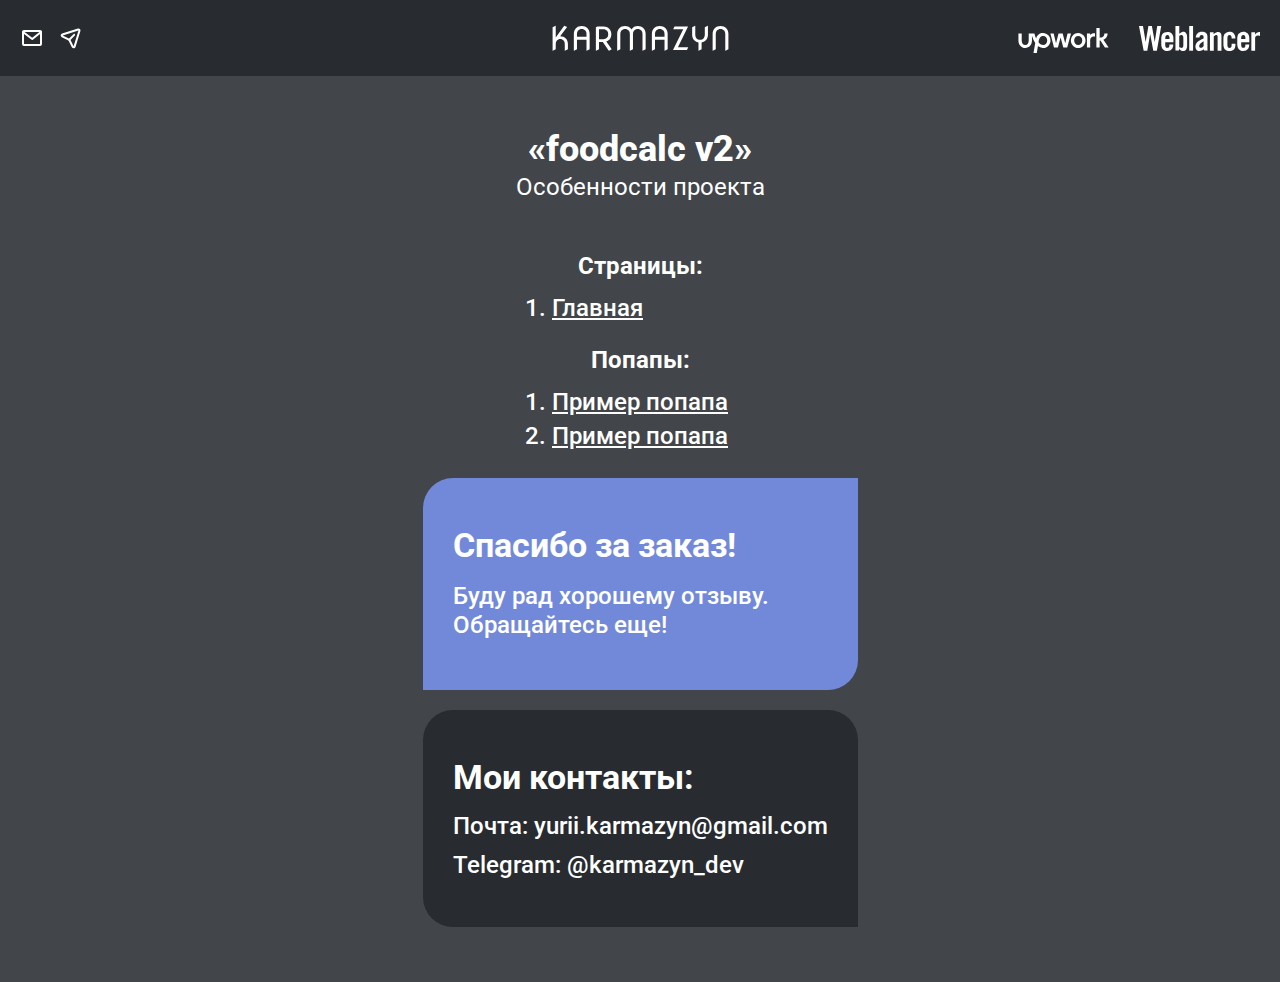
<file: index.html>
<!DOCTYPE html>
<html>

<head>
	<meta charset="UTF-8">
	<meta name="viewport" content="width=device-width, initial-scale=1.0">
	<link rel="shortcut icon" href="favicon.ico">
	<title>Верстка «foodcalc v2»</title>
	<link rel="preconnect" href="https://fonts.googleapis.com">
	<link rel="preconnect" href="https://fonts.gstatic.com" crossorigin>
	<link href="https://fonts.googleapis.com/css2?family=Roboto:wght@100;300;400;500;700;900&display=swap&_v=20221206023116" rel="stylesheet">
</head>

<body>
	<div class="wrapper">
		<div class="rootpage__header">
			<div class="rootpage__header-contacts">
				<a href="mailto:yurii.karmazyn@gmail.com">
					<svg width="24" height="24" viewBox="0 0 24 24" xmlns="http://www.w3.org/2000/svg">
						<path d="M20 5H4C3.44772 5 3 5.44772 3 6V18C3 18.5523 3.44772 19 4 19H20C20.5523 19 21 18.5523 21 18V6C21 5.44772 20.5523 5 20 5Z" stroke-width="2" stroke-linecap="round" stroke-linejoin="round" />
						<path d="M3 6L12.2571 13L21 6" stroke-width="2" stroke-linecap="round" stroke-linejoin="round" />
					</svg>
				</a>
				<a href="https://t.me/karmazyn_dev" target="_blank">
					<svg width="24" height="24" viewBox="0 0 24 24" xmlns="http://www.w3.org/2000/svg">
						<path d="M9.60051 12.9852C9.20999 13.3758 9.20999 14.0089 9.60051 14.3995C9.99103 14.79 10.6242 14.79 11.0147 14.3995L9.60051 12.9852ZM15.8609 9.5533C16.2514 9.16277 16.2514 8.52961 15.8609 8.13908C15.4704 7.74856 14.8372 7.74856 14.4467 8.13908L15.8609 9.5533ZM11.0147 14.3995L15.8609 9.5533L14.4467 8.13908L9.60051 12.9852L11.0147 14.3995Z" />
						<path d="M13.7302 20.7675L12.8357 21.2148L13.7302 20.7675ZM15.5804 20.6144L14.6246 20.3203L15.5804 20.6144ZM9.93283 13.6201L9.48561 14.5145L9.93283 13.6201ZM10.38 14.0673L11.2745 13.6201L10.38 14.0673ZM3.38572 8.41978L3.67981 9.37556L3.38572 8.41978ZM3.2326 10.27L2.78538 11.1644H2.78538L3.2326 10.27ZM19.1948 3.55543L19.4889 4.51121L19.1948 3.55543ZM20.4447 4.8053L21.4005 5.09938L20.4447 4.8053ZM18.9008 2.59965L3.09164 7.464L3.67981 9.37556L19.4889 4.51121L18.9008 2.59965ZM2.78538 11.1644L9.48561 14.5145L10.38 12.7257L3.67981 9.37555L2.78538 11.1644ZM9.48561 14.5145L12.8357 21.2148L14.6246 20.3203L11.2745 13.6201L9.48561 14.5145ZM16.5361 20.9085L21.4005 5.09938L19.4889 4.51121L14.6246 20.3203L16.5361 20.9085ZM12.8357 21.2148C13.6426 22.8286 16.0055 22.633 16.5361 20.9085L14.6246 20.3203L12.8357 21.2148ZM9.48561 14.5145V14.5145L11.2745 13.6201C11.0809 13.233 10.7671 12.9192 10.38 12.7257L9.48561 14.5145ZM3.09164 7.464C1.3671 7.99462 1.17155 10.3575 2.78538 11.1644L3.67981 9.37555L3.67981 9.37556L3.09164 7.464ZM19.4889 4.51121L19.4889 4.51121L21.4005 5.09938C21.8727 3.56483 20.4353 2.12748 18.9008 2.59965L19.4889 4.51121Z" />
					</svg>

				</a>
			</div>
			<div class="rootpage__heade-logo">
				<svg width="177" height="26" viewBox="0 0 177 26" xmlns="http://www.w3.org/2000/svg">
					<path d="M0.59375 25.625V2.1875L3.5625 0.78125H3.71875V12.5469L12.2031 0.78125H12.3594L15.1094 2.07812L8.14062 11.3594C10.5365 11.4115 12.4219 12.1094 13.7969 13.4531C15.2031 14.8281 15.9062 16.6771 15.9062 19V24.2188L12.9375 25.625H12.7812V19C12.7812 17.6042 12.4062 16.474 11.6562 15.6094C10.7292 14.5365 9.59375 14 8.25 14C6.88542 14 5.75 14.5365 4.84375 15.6094C4.09375 16.4948 3.71875 17.625 3.71875 19V24.2188L0.75 25.625H0.59375Z" />
					<path d="M21.8438 25.625V8.90625C21.8438 6.65625 22.5469 4.80729 23.9531 3.35938C25.4323 1.84896 27.3594 1.09375 29.7344 1.09375C32.0677 1.09375 33.9948 1.84896 35.5156 3.35938C36.9219 4.75521 37.625 6.60417 37.625 8.90625V24.2188L34.6562 25.625H34.5V14.625H24.9688V24.2188L22 25.625H21.8438ZM24.9688 11.7812H34.5V8.90625C34.5 7.51042 34.125 6.38021 33.375 5.51562C32.4479 4.44271 31.2344 3.90625 29.7344 3.90625C28.2344 3.90625 27.0208 4.44271 26.0938 5.51562C25.3438 6.38021 24.9688 7.51042 24.9688 8.90625V11.7812Z" />
					<path d="M43.875 25.625V2.1875L45.5312 1.40625H51.4531C53.8281 1.40625 55.7552 2.16146 57.2344 3.67188C58.6406 5.10938 59.3438 6.95833 59.3438 9.21875C59.3438 11.4896 58.6406 13.3385 57.2344 14.7656C56.401 15.6094 55.4271 16.2188 54.3125 16.5938L59.7188 24.3281L56.9688 25.625H56.8125L50.7969 17.0312H47V24.2188L44.0312 25.625H43.875ZM47 14.2188H51.4531C52.8177 14.2188 54.0312 13.6823 55.0938 12.6094C55.8438 11.849 56.2188 10.7188 56.2188 9.21875C56.2188 7.82292 55.8438 6.69271 55.0938 5.82812C54.1667 4.75521 52.9531 4.21875 51.4531 4.21875H47V14.2188Z" />
					<path d="M65.1875 25.625V8.90625C65.1875 6.65625 65.8906 4.80729 67.2969 3.35938C68.776 1.84896 70.7031 1.09375 73.0781 1.09375C75.224 1.09375 77.0521 1.84896 78.5625 3.35938C78.9375 3.73438 79.2188 4.09896 79.4062 4.45312C79.6458 4.08854 79.9375 3.73958 80.2812 3.40625C81.8542 1.86458 83.6719 1.09375 85.7344 1.09375C88.0677 1.09375 89.9948 1.84896 91.5156 3.35938C92.9219 4.75521 93.625 6.60417 93.625 8.90625V24.2188L90.6562 25.625H90.5V8.90625C90.5 7.51042 90.125 6.38021 89.375 5.51562C88.4479 4.44271 87.2344 3.90625 85.7344 3.90625C84.2344 3.90625 83.0208 4.44271 82.0938 5.51562C81.3438 6.38021 80.9688 7.51042 80.9688 8.90625V24.2188L78 25.625H77.8438V8.90625C77.8438 7.51042 77.4688 6.38021 76.7188 5.51562C75.7917 4.44271 74.5781 3.90625 73.0781 3.90625C71.5781 3.90625 70.3646 4.44271 69.4375 5.51562C68.6875 6.38021 68.3125 7.51042 68.3125 8.90625V24.2188L65.3438 25.625H65.1875Z" />
					<path d="M99.875 25.625V8.90625C99.875 6.65625 100.578 4.80729 101.984 3.35938C103.464 1.84896 105.391 1.09375 107.766 1.09375C110.099 1.09375 112.026 1.84896 113.547 3.35938C114.953 4.75521 115.656 6.60417 115.656 8.90625V24.2188L112.688 25.625H112.531V14.625H103V24.2188L100.031 25.625H99.875ZM103 11.7812H112.531V8.90625C112.531 7.51042 112.156 6.38021 111.406 5.51562C110.479 4.44271 109.266 3.90625 107.766 3.90625C106.266 3.90625 105.052 4.44271 104.125 5.51562C103.375 6.38021 103 7.51042 103 8.90625V11.7812Z" />
					<path d="M121.125 25V24.8438L131.234 4.25H121.281V4.09375L122.547 1.40625H136.078V1.5625L125.922 22.1562H136.234V22.3125L134.969 25H121.125Z" />
					<path d="M146.484 25.625V17.4375C144.849 17.1667 143.443 16.4531 142.266 15.2969C140.859 13.9115 140.156 12.0625 140.156 9.75V2.1875L143.125 0.78125H143.281V9.75C143.281 11.1458 143.656 12.276 144.406 13.1406C145.333 14.2135 146.547 14.75 148.047 14.75C149.63 14.75 150.844 14.2135 151.688 13.1406C152.438 12.1823 152.812 11.0521 152.812 9.75V2.1875L155.781 0.78125H155.938V9.75C155.938 12 155.234 13.849 153.828 15.2969C152.693 16.4635 151.286 17.1771 149.609 17.4375V24.2188L146.641 25.625H146.484Z" />
					<path d="M160.625 25.625V8.90625C160.625 6.65625 161.328 4.80729 162.734 3.35938C164.214 1.84896 166.141 1.09375 168.516 1.09375C170.859 1.09375 172.786 1.84896 174.297 3.35938C175.703 4.75521 176.406 6.60417 176.406 8.90625V24.2188L173.438 25.625H173.281V8.90625C173.281 7.51042 172.906 6.38021 172.156 5.51562C171.229 4.44271 170.016 3.90625 168.516 3.90625C167.016 3.90625 165.802 4.44271 164.875 5.51562C164.125 6.38021 163.75 7.51042 163.75 8.90625V24.2188L160.781 25.625H160.625Z" />
				</svg>
			</div>
			<div class="rootpage__header-actions">
				<a href="https://www.upwork.com/freelancers/~016e80db9461005525" target="_blank" class="rootpage__header-freelance">
					<svg width="102" height="28" viewBox="0 0 102 28" xmlns="http://www.w3.org/2000/svg">
						<g clip-path="url(#clip0_3_109)">
							<path d="M28.18 19.06C27.1347 19.0018 26.1187 18.6935 25.2173 18.161C24.3159 17.6285 23.5555 16.8874 23 16C23.67 10.66 25.62 9 28.2 9C30.78 9 32.74 11 32.74 14C32.74 17 30.74 19 28.2 19L28.18 19.06ZM28.2 5.66C26.3793 5.58622 24.5905 6.15471 23.1465 7.2661C21.7024 8.37749 20.6949 9.96106 20.3 11.74C19.444 9.94658 18.7965 8.06094 18.37 6.12H12V14.02C12 16.89 10.7 19.02 8.15002 19.02C5.60002 19.02 4.15002 16.9 4.15002 14.02V6.12H0.490023V14.02C0.406958 16.2092 1.16152 18.3477 2.60002 20C3.30216 20.7645 4.15987 21.3698 5.11545 21.7751C6.07104 22.1805 7.10235 22.3765 8.14002 22.35C12.55 22.35 15.64 18.96 15.64 14.11V8.77C16.389 11.6435 17.6271 14.3666 19.3 16.82L17.34 28H21.06L22.35 20.08C22.7771 20.4477 23.2317 20.782 23.71 21.08C24.9527 21.8649 26.3812 22.3065 27.85 22.36H28.19C29.2827 22.3714 30.3663 22.1615 31.3758 21.7431C32.3852 21.3247 33.2995 20.7064 34.0638 19.9253C34.828 19.1443 35.4263 18.2167 35.8226 17.1984C36.2189 16.1801 36.4052 15.0922 36.37 14C36.3955 12.9119 36.202 11.8297 35.801 10.8179C35.4 9.806 34.7996 8.8851 34.0356 8.10988C33.2715 7.33467 32.3595 6.72097 31.3536 6.30526C30.3476 5.88955 29.2684 5.68032 28.18 5.69" />
							<path d="M80.8 7.86001V6.18001H77.2V21.81H80.85V15.69C80.85 11.92 81.19 9.21001 86.25 9.56001V6.00001C83.89 5.82001 82.05 6.31001 80.8 7.87001" />
							<path d="M55.51 6.17001L52.87 17.11L50.05 6.17001H45.41L42.59 17.11L39.95 6.17001H36.26L40.31 21.82H44.69L47.73 10.71L50.74 21.82H55.12L59.4 6.17001H55.51Z" />
							<path d="M67.42 19.07C64.83 19.07 62.89 17.02 62.89 14.07C62.89 11.12 64.89 9.07 67.42 9.07C69.95 9.07 72 11 72 14C72 17 70 19 67.46 19L67.42 19.07ZM67.46 5.65C66.3657 5.63461 65.2796 5.84114 64.2674 6.25712C63.2551 6.67309 62.3376 7.28988 61.5703 8.07026C60.803 8.85064 60.2018 9.77841 59.803 10.7976C59.4042 11.8167 59.2161 12.9061 59.25 14C59.2116 15.0976 59.3946 16.1917 59.7882 17.2171C60.1817 18.2424 60.7777 19.178 61.5406 19.9681C62.3035 20.7582 63.2177 21.3865 64.2287 21.8156C65.2397 22.2448 66.3267 22.466 67.425 22.466C68.5233 22.466 69.6103 22.2448 70.6213 21.8156C71.6323 21.3865 72.5465 20.7582 73.3094 19.9681C74.0723 19.178 74.6683 18.2424 75.0618 17.2171C75.4554 16.1917 75.6384 15.0976 75.6 14C75.6269 12.9124 75.4346 11.8304 75.0347 10.8186C74.6348 9.80679 74.0354 8.88579 73.2721 8.11043C72.5089 7.33507 71.5975 6.7212 70.5921 6.30538C69.5867 5.88956 68.5079 5.68028 67.42 5.69" />
							<path d="M91.47 14.13H92.31L97.4 21.82H101.51L95.66 13.29C97.067 12.7098 98.2693 11.7237 99.1136 10.4574C99.9578 9.19104 100.406 7.70193 100.4 6.18H96.77C96.77 9.55 94.11 10.83 91.47 10.83V0H87.82V21.82H91.46L91.47 14.13Z" />
						</g>
						<defs>
							<clipPath id="clip0_3_109">
								<rect width="102" height="28" />
							</clipPath>
						</defs>
					</svg>
				</a>
				<a href="https://www.weblancer.net/users/yurii-karmazyn/" target="_blank" class="rootpage__header-freelance">
					<svg viewBox="0 0 161 33.2" xmlns="http://www.w3.org/2000/svg">
						<g>
							<path d="M12.5,0h4.6l3.8,20.9H21L24.2,0h5.3l-5.8,32.8h-4.7l-4.1-21.7h-0.1l-3.8,21.7H6.2L0,0h5.3l3.5,20.9h0.1L12.5,0z">
							</path>
							<path d="M45.5,21.5H34.8v3.5c0,1.4,0.2,2.4,0.7,3.1c0.5,0.6,1.2,0.9,2.1,0.9c0.9,0,1.6-0.3,2.1-0.9c0.5-0.6,0.7-1.6,0.7-3.1v-0.5
							h5.1c0,1.3-0.2,2.5-0.5,3.5c-0.3,1.1-0.7,2-1.4,2.7c-0.6,0.8-1.4,1.4-2.4,1.8c-1,0.4-2.2,0.6-3.6,0.6c-1.5,0-2.7-0.2-3.7-0.7
							c-1-0.4-1.8-1.1-2.5-1.9c-0.6-0.8-1.1-1.8-1.4-2.9c-0.3-1.1-0.4-2.3-0.4-3.7V17c0-1.3,0.1-2.6,0.4-3.7c0.3-1.1,0.7-2.1,1.4-2.9
							C32.1,9.6,33,9,34,8.6c1-0.4,2.2-0.7,3.7-0.7c1.5,0,2.7,0.2,3.7,0.7c1,0.4,1.8,1.1,2.5,1.9c0.6,0.8,1.1,1.8,1.4,2.9
							c0.3,1.1,0.4,2.3,0.4,3.7V21.5z M40.5,17.3v-1.3c0-1.4-0.2-2.4-0.7-3.1c-0.5-0.6-1.2-0.9-2.1-0.9c-0.9,0-1.6,0.3-2.1,0.9
							c-0.5,0.6-0.7,1.6-0.7,3.1v1.3H40.5z"></path>
							<path d="M48.4,32.8V0h5.1v10.4c0.5-0.4,0.9-0.7,1.3-1.1c0.4-0.3,0.8-0.6,1.2-0.8c0.4-0.2,0.8-0.4,1.2-0.5c0.4-0.1,0.9-0.2,1.5-0.2
							c1.6,0,2.9,0.6,3.8,1.7c0.9,1.2,1.4,2.8,1.4,5.1v11.7c0,2.2-0.5,3.9-1.4,5.1c-0.9,1.2-2.2,1.7-3.8,1.7c-1.3,0-2.3-0.2-3-0.7
							c-0.8-0.5-1.6-1.2-2.4-2.3h-0.1v2.5H48.4z M53.4,27.8c0.5,0.4,1,0.7,1.5,0.9c0.5,0.2,0.9,0.4,1.5,0.4c0.3,0,0.7-0.1,1-0.2
							c0.3-0.1,0.6-0.3,0.8-0.6c0.2-0.3,0.4-0.7,0.5-1.2c0.1-0.5,0.2-1.2,0.2-2V16c0-0.8-0.1-1.5-0.2-2c-0.1-0.5-0.3-0.9-0.5-1.2
							c-0.2-0.3-0.5-0.5-0.8-0.6c-0.3-0.1-0.6-0.2-1-0.2c-0.5,0-1,0.1-1.5,0.4c-0.5,0.2-0.9,0.5-1.5,0.9V27.8z"></path>
							<path d="M66.7,32.8V0h5.1v32.8H66.7z"></path>
							<path d="M75.3,15.5c0.2-2.5,1-4.4,2.4-5.7c1.5-1.3,3.4-2,5.8-2c2.4,0,4.2,0.5,5.5,1.6c1.3,1.1,1.9,2.8,1.9,5v15.7
							c0,0.4,0,0.8,0.1,1.3c0.1,0.5,0.1,0.9,0.2,1.3h-4.9c0-0.3-0.1-0.7-0.1-1c-0.1-0.3-0.1-0.6-0.1-0.9c-1,0.8-1.9,1.4-2.8,1.8
							c-0.9,0.4-1.9,0.6-3.2,0.6c-1.7,0-3-0.5-3.9-1.6c-0.9-1-1.3-2.4-1.3-3.9c0-1.3,0.2-2.5,0.7-3.6c0.4-1.1,1.1-2,2-2.9
							c0.9-0.9,2-1.7,3.4-2.4s3-1.5,4.8-2.2v-1.5c0-2.1-0.8-3.1-2.5-3.1c-1.2,0-1.9,0.3-2.3,0.9c-0.4,0.6-0.6,1.5-0.6,2.5H75.3z
							 M85.8,20.4c-1.2,0.7-2.1,1.3-2.9,1.8c-0.8,0.5-1.3,1.1-1.8,1.6c-0.4,0.5-0.7,1-0.9,1.5s-0.2,1-0.2,1.5c0,0.8,0.2,1.4,0.6,1.7
							c0.4,0.3,1,0.5,1.8,0.5c0.7,0,1.3-0.2,1.9-0.7c0.6-0.5,1.1-1,1.5-1.6V20.4z"></path>
							<path d="M94.2,32.8V8.4H99v2.5c0.5-0.5,1-0.9,1.5-1.2c0.4-0.4,0.9-0.7,1.3-0.9c0.5-0.2,1-0.4,1.5-0.6c0.5-0.1,1.2-0.2,1.9-0.2
							c1.4,0,2.4,0.5,3.2,1.4c0.7,0.9,1.1,2.2,1.1,3.8v19.8h-5.1V13.8c0-0.6-0.2-1.1-0.5-1.3c-0.3-0.3-0.8-0.4-1.3-0.4
							c-0.5,0-1.1,0.2-1.6,0.5c-0.5,0.3-1.1,0.7-1.7,1.1v19.2H94.2z"></path>
							<path d="M123,16.7v-0.6c0-1.4-0.2-2.4-0.7-3.1c-0.5-0.6-1.2-0.9-2.1-0.9s-1.6,0.3-2.1,0.9c-0.5,0.6-0.7,1.6-0.7,3.1v9
							c0,1.4,0.2,2.4,0.7,3.1c0.5,0.6,1.2,0.9,2.1,0.9s1.6-0.3,2.1-0.9c0.5-0.6,0.7-1.6,0.7-3.1v-1.5h5.1v0.6c0,1.3-0.1,2.6-0.4,3.7
							c-0.3,1.1-0.7,2.1-1.4,2.9c-0.6,0.8-1.5,1.4-2.5,1.9c-1,0.4-2.2,0.7-3.7,0.7c-1.5,0-2.7-0.2-3.7-0.7c-1-0.4-1.8-1.1-2.5-1.9
							c-0.6-0.8-1.1-1.8-1.4-2.9c-0.3-1.1-0.4-2.3-0.4-3.7V17c0-1.3,0.1-2.6,0.4-3.7s0.7-2.1,1.4-2.9c0.6-0.8,1.5-1.4,2.5-1.9
							c1-0.4,2.2-0.7,3.7-0.7c1.4,0,2.6,0.2,3.6,0.6c1,0.4,1.8,1,2.4,1.8c0.6,0.8,1.1,1.7,1.4,2.8c0.3,1.1,0.4,2.3,0.5,3.6H123z">
							</path>
							<path d="M146.4,21.5h-10.7v3.5c0,1.4,0.2,2.4,0.7,3.1c0.5,0.6,1.2,0.9,2.1,0.9s1.6-0.3,2.1-0.9c0.5-0.6,0.7-1.6,0.7-3.1v-0.5h5.1
							c0,1.3-0.2,2.5-0.5,3.5c-0.3,1.1-0.7,2-1.4,2.7c-0.6,0.8-1.4,1.4-2.4,1.8c-1,0.4-2.2,0.6-3.6,0.6c-1.5,0-2.7-0.2-3.7-0.7
							c-1-0.4-1.8-1.1-2.5-1.9c-0.6-0.8-1.1-1.8-1.4-2.9c-0.3-1.1-0.4-2.3-0.4-3.7V17c0-1.3,0.1-2.6,0.4-3.7s0.7-2.1,1.4-2.9
							c0.6-0.8,1.5-1.4,2.5-1.9c1-0.4,2.2-0.7,3.7-0.7c1.5,0,2.7,0.2,3.7,0.7c1,0.4,1.8,1.1,2.5,1.9c0.6,0.8,1.1,1.8,1.4,2.9
							c0.3,1.1,0.4,2.3,0.4,3.7V21.5z M141.3,17.3v-1.3c0-1.4-0.2-2.4-0.7-3.1c-0.5-0.6-1.2-0.9-2.1-0.9s-1.6,0.3-2.1,0.9
							c-0.5,0.6-0.7,1.6-0.7,3.1v1.3H141.3z"></path>
							<path d="M149.2,32.8V8.4h4.9v2.9h0.1c0.6-1.1,1.4-1.9,2.4-2.5c1-0.6,2.1-0.9,3.3-0.9h1v5.3c-0.5-0.1-0.9-0.2-1.4-0.3
							c-0.5-0.1-1.1-0.2-1.9-0.2c-0.9,0-1.7,0.3-2.4,0.8c-0.7,0.5-1,1.4-1,2.5v16.8H149.2z"></path>
						</g>
					</svg>
				</a>
				<!-- <div class="rootpage__header-theme">

				</div> -->
			</div>
		</div>
		<main class="rootpage">
			<div class="rootpage__container">
				<h1>«foodcalc v2»</h1>
				<div class="rootpage__info">
					Особенности проекта
				</div>
				<div class="rootpage__list-inner">
					<h2>Cтраницы:</h2>
					<ol class="rootpage__list">
						<li><a target="_blank" href="home.html">Главная</a></li>
					</ol>
					<h2>Попапы:</h2>
					<ol class="rootpage__list">
						<li><a target="_blank" href="home.html#cta_popup">Пример попапа</a></li>
						<li><a target="_blank" href="home.html#try_popup">Пример попапа</a></li>
					</ol>
				</div>

				<div class="rootpage__thx-inner">
					<div class="rootpage__tnx">
						<h2>Спасибо за заказ!</h2>
						<p>Буду рад хорошему отзыву.</p>
						<p>Обращайтесь еще!</p>
					</div>
					<div class="rootpage__contacts">
						<h2>Мои контакты:</h2>
						<p>Почта: <a href="mailto:yurii.karmazyn@gmail.com">yurii.karmazyn@gmail.com</a></p>
						<p>Telegram: <a href="https://t.me/karmazyn_dev">@karmazyn_dev</a></p>
					</div>
				</div>
			</div>
		</main>
	</div>
</body>
<style>
	* {
		padding: 0px;
		margin: 0px;
		border: 0px;
	}

	*,
	*:before,
	*:after {
		box-sizing: border-box;
	}

	:focus,
	:active {
		outline: none;
	}

	a:focus,
	a:active {
		outline: none;
	}

	html,
	body {
		height: 100%;
		min-width: 320px;
	}

	body {
		background-color: #424549;
		color: #ffffff;
		line-height: 1;
		font-family: Roboto;
		font-size: 14px;
		text-rendering: optimizeLegibility;
		-ms-text-size-adjust: 100%;
		-moz-text-size-adjust: 100%;
		-webkit-text-size-adjust: 100%;
		-webkit-font-smoothing: antialiased;
		-moz-osx-font-smoothing: grayscale;
	}

	input,
	button,
	textarea {
		font-family: Roboto;
		font-size: inherit;
	}

	button {
		cursor: pointer;
		color: inherit;
		background-color: inherit;
	}

	a {
		color: inherit;
	}

	a:link,
	a:visited {
		text-decoration: none;
	}

	a:hover {
		text-decoration: none;
	}

	ul li {
		list-style: none;
	}

	img {
		vertical-align: top;
	}

	h1,
	h2,
	h3,
	h4,
	h5,
	h6 {
		font-weight: inherit;
		font-size: inherit;
	}

	.wrapper {
		min-height: 100%;
		display: flex;
		flex-direction: column;
		overflow: hidden;
	}

	.wrapper>main {
		flex: 1 1 auto;
	}

	.wrapper>* {
		min-width: 0;
	}

	.rootpage {
		display: flex;
		flex-direction: column;
		height: 100%;
	}

	.rootpage__header {
		background-color: #282b30;
		display: flex;
		justify-content: space-between;
		gap: 25px;
		padding: 25px 20px;
	}

	@media (max-width: 600px) {
		.rootpage__header {
			gap: 10px;
			padding: 20px 10px;
		}
	}

	@media (max-width: 800px) {
		.rootpage__header {
			justify-content: flex-start;
		}
	}

	@media (max-width: 370px) {
		.rootpage__header {
			justify-content: space-between;
		}
	}

	.rootpage__header>* {
		flex-basis: 100%;
		display: flex;
		align-items: center;
	}

	@media (max-width: 800px) {
		.rootpage__header>* {
			flex-basis: auto;
		}
	}

	.rootpage__header-contacts {
		justify-content: flex-start;
		gap: 15px;
	}

	.rootpage__header-contacts a {
		width: 24px;
		height: 24px;
	}

	.rootpage__header-contacts a:first-child svg {
		fill: transparent;
		stroke: #fff;
	}

	.rootpage__header-contacts a:hover:first-child svg {
		stroke: #7289da;
		fill: transparent;
	}

	.rootpage__header-contacts a:hover svg {
		fill: #7289da;
	}

	.rootpage__header-contacts a svg {
		transition: 150ms ease-in-out;
		fill: #fff;
		width: 100%;
		height: 100%;
	}

	.rootpage__heade-logo {
		justify-content: center;
	}

	@media (max-width: 800px) {
		.rootpage__heade-logo {
			justify-content: start;
			flex: 1 1 auto;
		}
	}

	@media (max-width: 600px) {
		.rootpage__heade-logo svg {
			width: 100px;
		}
	}

	@media (max-width: 370px) {
		.rootpage__heade-logo {
			display: none;
		}
	}

	.rootpage__heade-logo svg {
		fill: #fff;
	}

	.rootpage__header-actions {
		justify-content: flex-end;
		align-items: center;
		gap: 30px;
	}

	@media (max-width: 800px) {
		.rootpage__header-actions {
			gap: 15px;
		}
	}

	.rootpage__header-freelance {
		display: block;
		flex-shrink: 0;
		height: 25px;
	}

	@media (max-width: 800px) {
		.rootpage__header-freelance {
			height: 17px;
		}
	}

	.rootpage__header-freelance:first-child {
		position: relative;
		bottom: -10%;
	}

	.rootpage__header-freelance svg {
		transition: 150ms ease-in-out;
		fill: #fff;
		width: 100%;
		height: 100%;
	}

	.rootpage__header-freelance:hover svg {
		fill: #7289da;
	}

	.rootpage__container {
		padding: 55px;
		flex: 1 1 auto;
		max-width: 1440px;
		margin: 0 auto;
		display: flex;
		flex-direction: column;
		justify-content: center;
		align-items: center;
	}

	@media (max-width: 600px) {
		.rootpage__container {
			padding: 55px 15px;
		}
	}

	.rootpage h1 {
		font-weight: 800;
		font-size: 36px;
		line-height: 100%;
		text-align: center;
		color: #fff;
	}

	@media (max-width: 600px) {
		.rootpage h1 {
			font-size: 24px;
		}
	}

	.rootpage__info {
		margin-top: 8px;
		font-weight: 400;
		font-size: 24px;
		line-height: 100%;
	}

	.rootpage__list-inner {
		margin-top: 27px;
	}

	.rootpage__list-inner h2 {
		margin-top: 28px;
		font-weight: 700;
		font-size: 24px;
		line-height: 100%;
		/* identical to box height, or 24px */
		text-align: center;
		color: #fff;
	}

	.rootpage__list {
		margin-top: 18px;
		font-weight: 500;
		font-size: 24px;
		line-height: 100%;
		/* or 24px */
		text-decoration-line: underline;
		display: flex;
		flex-direction: column;
		gap: 10px;
	}

	.rootpage__list a {
		transition: 150ms ease-in-out;
	}

	.rootpage__list a:hover {
		color: #7289da;
	}

	.rootpage__thx-inner {
		margin-top: 30px;
		flex: 1 1 auto;
		display: flex;
		flex-direction: column;
		justify-content: flex-end;
		gap: 20px;
	}

	.rootpage__tnx {
		background-color: #7289da;
		padding: 50px 30px;
		border-radius: 30px 0;
	}

	.rootpage__tnx h2 {
		font-size: 34px;
		font-weight: 700;
		margin-bottom: 20px;
	}

	.rootpage__tnx p {
		font-weight: 500;
		font-size: 24px;
		line-height: 120%;
	}

	@media (max-width: 600px) {
		.rootpage__tnx {
			padding: 30px 15px;
			border-radius: 20px 0;
		}

		.rootpage__tnx h2 {
			font-size: 28px;
		}

		.rootpage__tnx p {
			font-size: 18px;
		}
	}

	.rootpage__contacts {
		background-color: #282b30;
		padding: 50px 30px;
		border-radius: 30px 30px 0 30px;
	}

	.rootpage__contacts h2 {
		font-size: 34px;
		font-weight: 700;
		margin-bottom: 20px;
	}

	.rootpage__contacts p {
		font-weight: 500;
		font-size: 24px;
	}

	.rootpage__contacts p:not(:last-child) {
		margin-bottom: 15px;
	}

	.rootpage__contacts p a {
		transition: 150ms ease-in-out;
	}

	.rootpage__contacts p a:hover {
		color: #7289da;
	}

	@media (max-width: 600px) {
		.rootpage__contacts {
			padding: 30px 15px;
			border-radius: 20px 0;
		}

		.rootpage__contacts h2 {
			font-size: 28px;
		}

		.rootpage__contacts p {
			font-size: 18px;
		}
	}
</style>

</html>
</file>
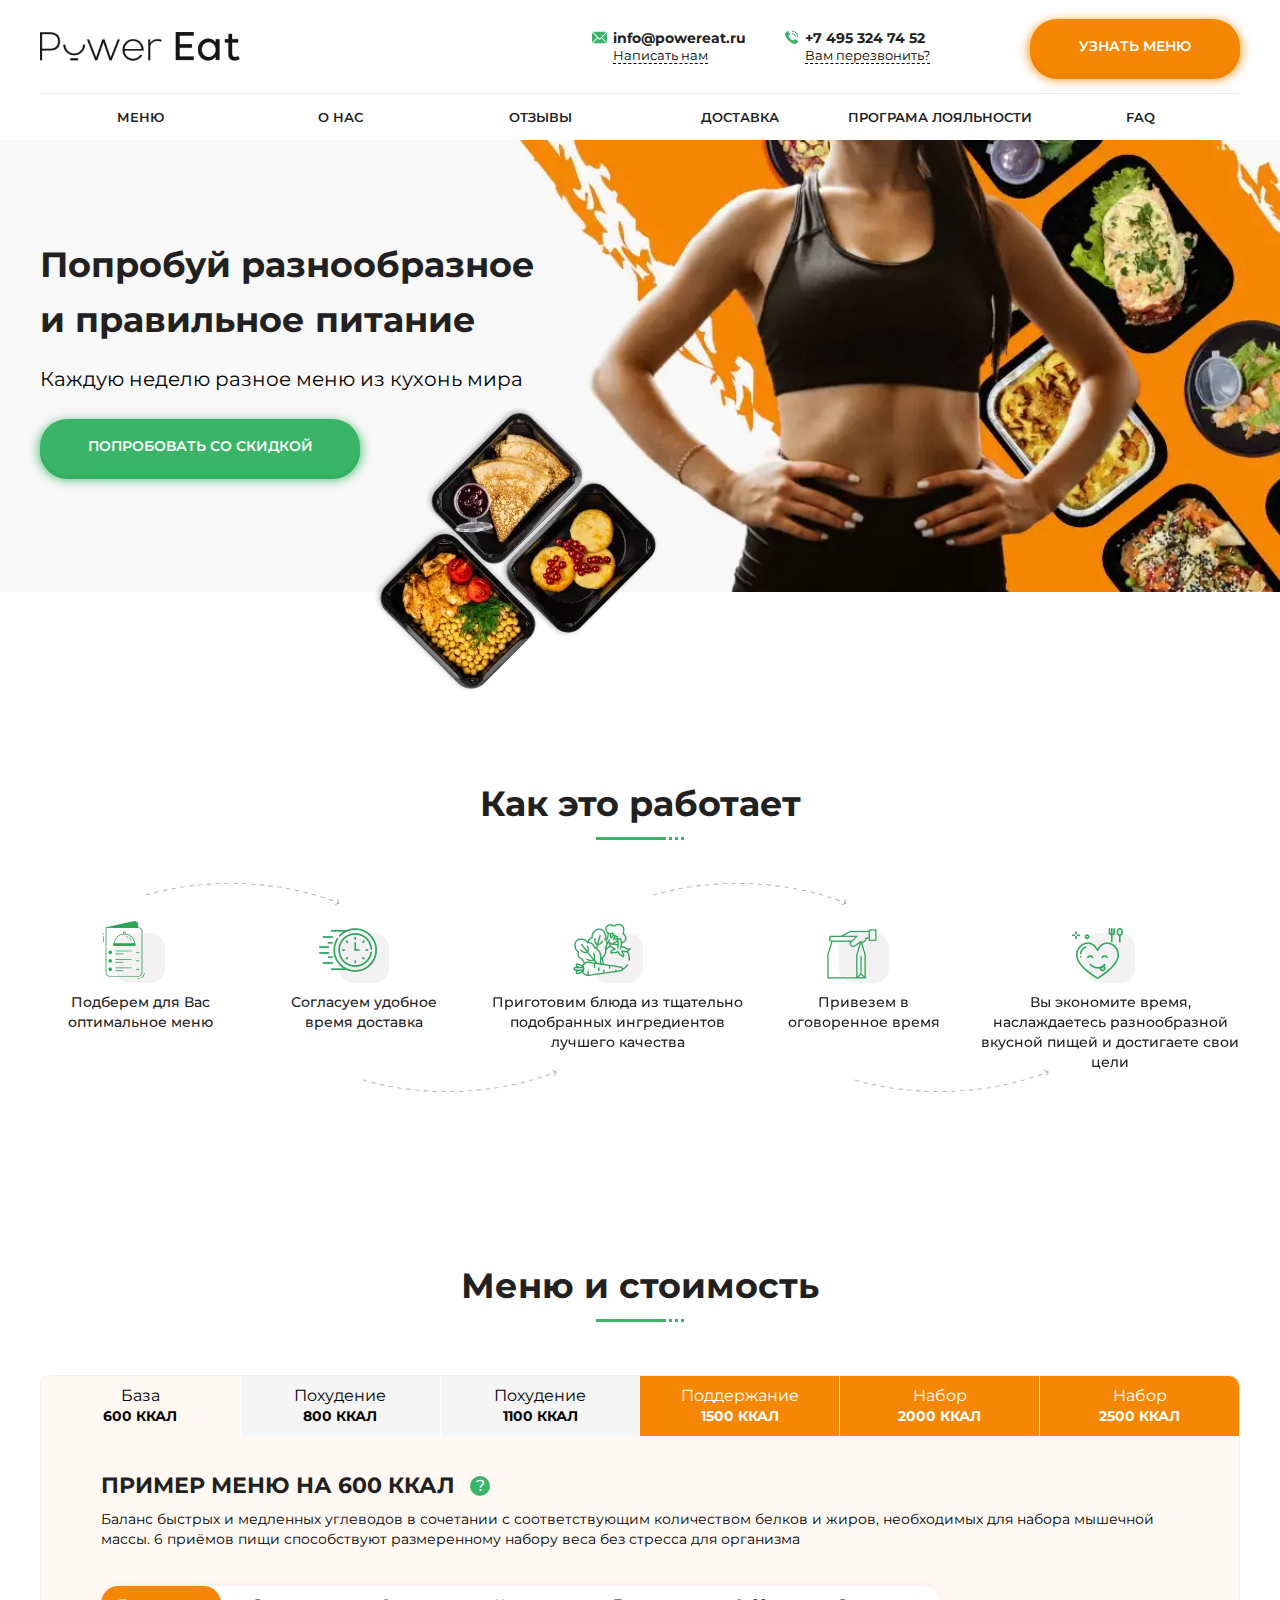
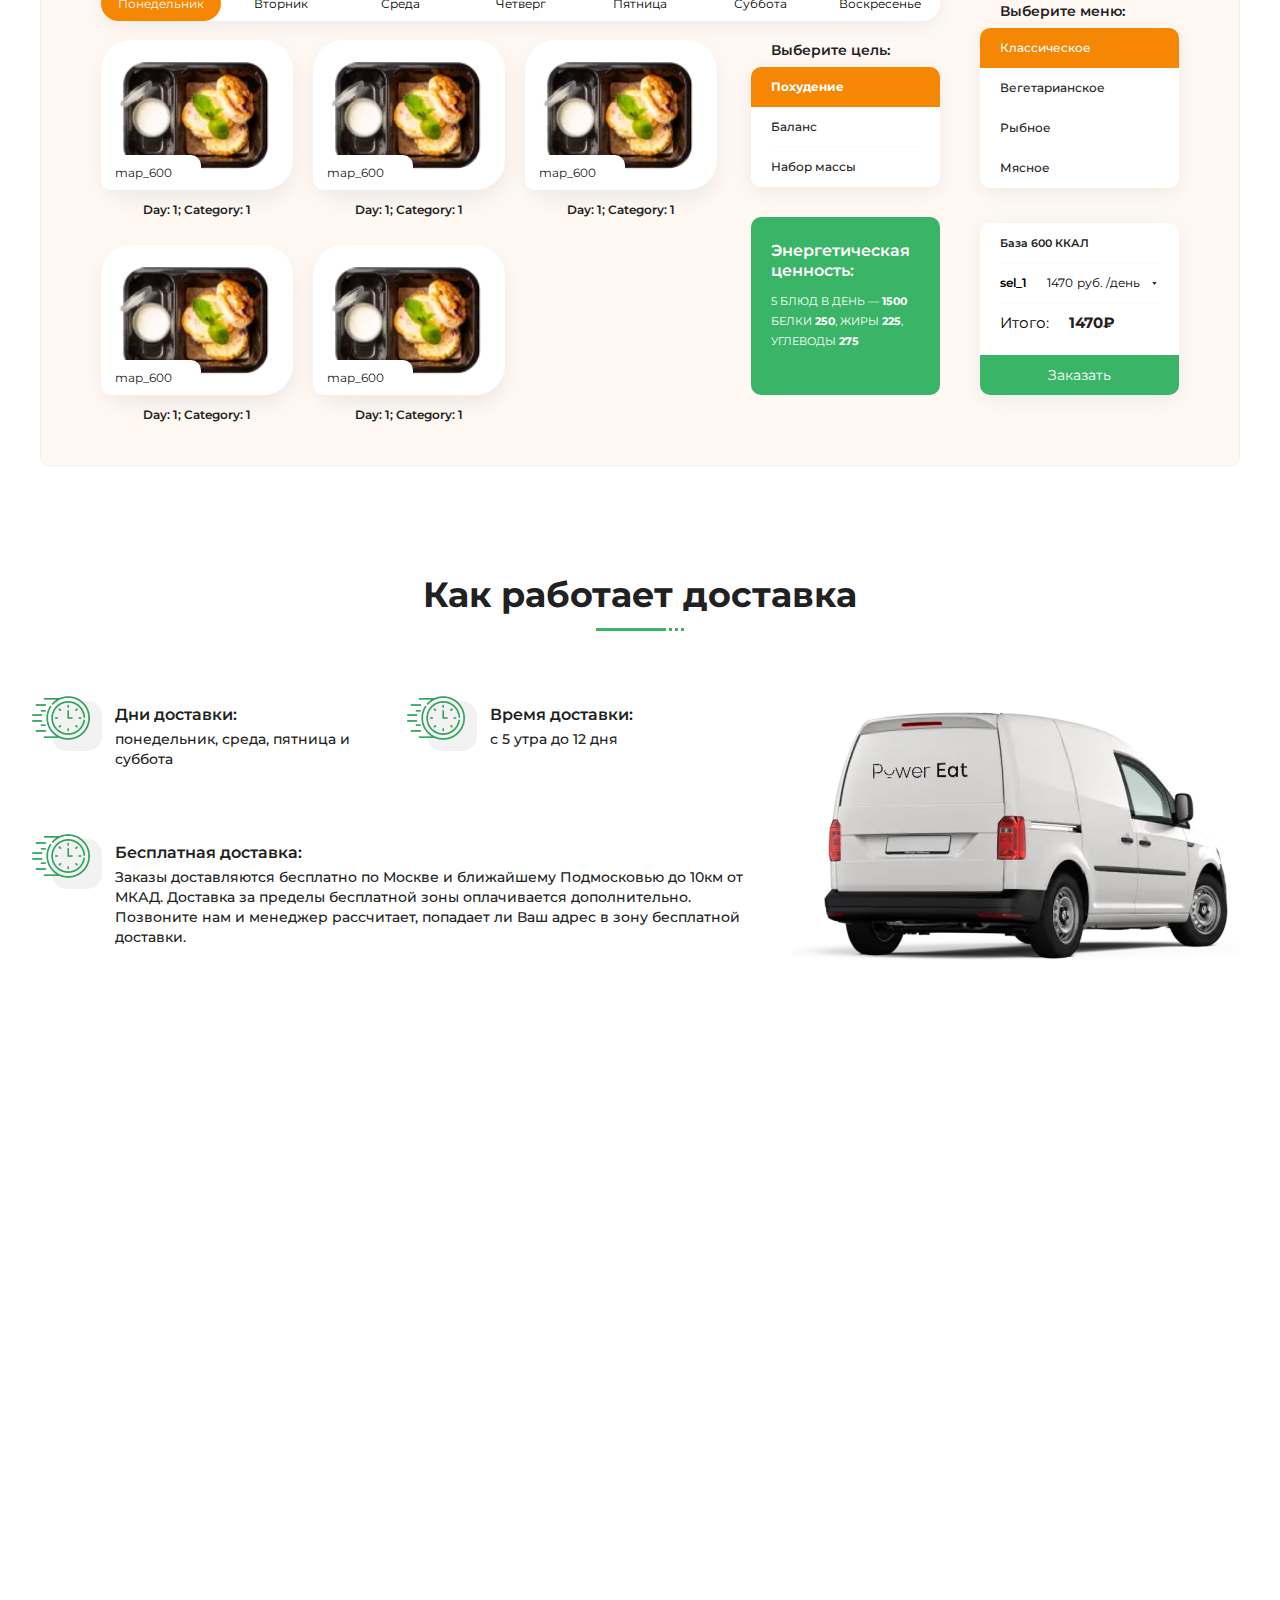
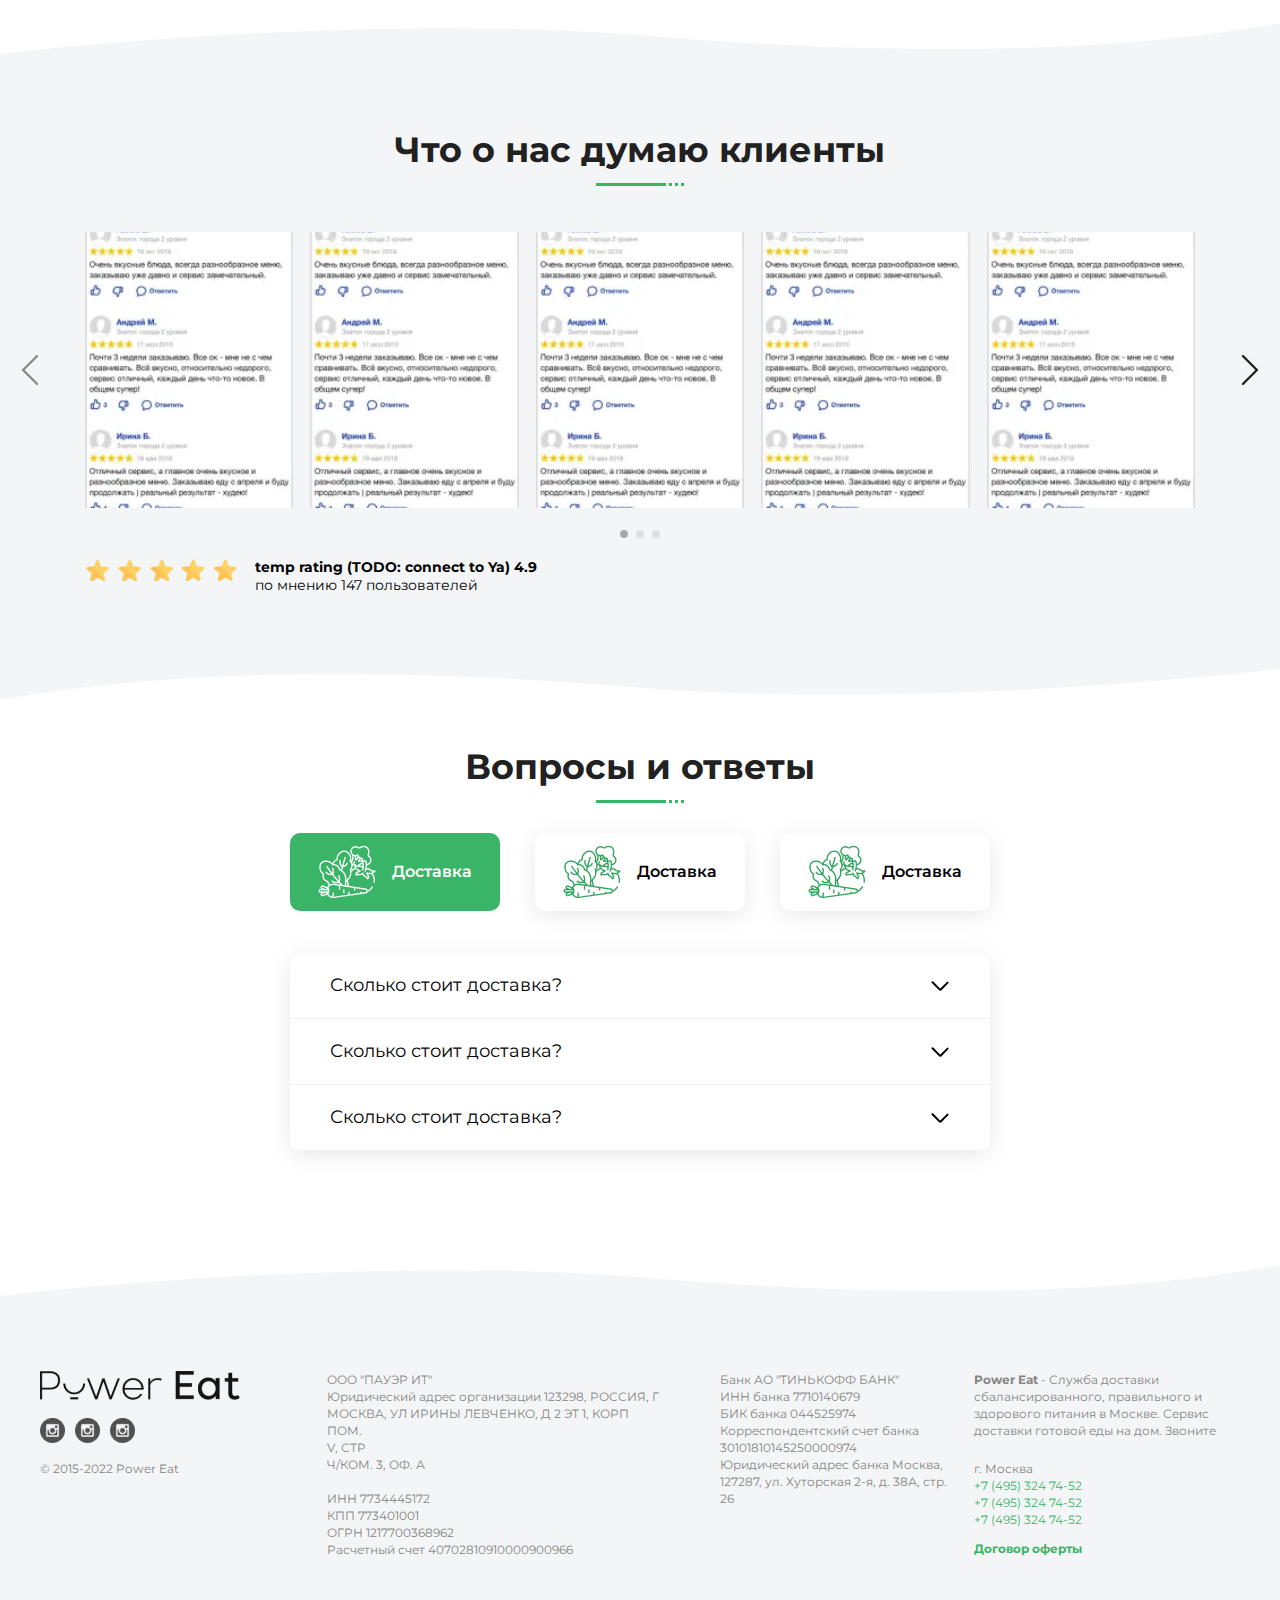
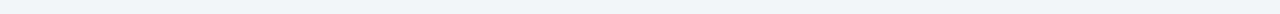
<file: home.html>
<!DOCTYPE html>
<html lang="ru">

<head>
	<title>Главная</title>
	<meta charset="UTF-8">
	<meta name="format-detection" content="telephone=no">
	<meta name="description" content="Верстка PowerEat">
	<!-- <style>body{opacity: 0;}</style> -->
	<link rel="stylesheet" href="css/style.min.css?_v=20221206023116">
	<link rel="shortcut icon" href="favicon.ico">
	<!-- <meta name="robots" content="noindex, nofollow"> -->
	<meta name="viewport" content="width=device-width, initial-scale=1.0">
</head>

<body>
	<div class="wrapper">
		<!-- <header> -->
		<header class="header">
			<div class="header__container">
				<div class="header__top top-header">
					<div href="#" class="top-header__logo">
						<a href="#" aria-label="Power Eat">
							<picture>
								<source srcset="img/logo.webp" type="image/webp"><img src="img/logo.png" alt="">
							</picture>
						</a>
					</div>
					<div class="top-header__contacts contacts-header">
						<div class="contacts-header__inner">
							<a href="mailto:info@powereat.ru" aria-label="Почта" class="contacts-header__image">
								<picture>
									<source srcset="img/icons/email.webp" type="image/webp"><img
										src="img/icons/email.png" alt="">
								</picture>
							</a>
							<div class="contacts-header__text">
								<a href="mailto:info@powereat.ru" class="contacts-header__contact"
									data-da=".menu__body,768,2">
									info@powereat.ru
								</a>
								<a href="mailto:info@powereat.ru" class="contacts-header__cta">
									Написать нам
								</a>
							</div>
						</div>
						<div class="contacts-header__inner">
							<a href="tel:74953247452" aria-label="Телефон" class="contacts-header__image">
								<picture>
									<source srcset="img/icons/phone.webp" type="image/webp"><img
										src="img/icons/phone.png" alt="">
								</picture>
							</a>
							<div class="contacts-header__text">
								<a href="tel:74953247452" class="contacts-header__contact" data-da=".menu__body,768,2">
									+7 495 324 74 52
								</a>
								<button data-popup="#cta_popup" class="contacts-header__cta">
									Вам перезвонить?
								</button>
							</div>
						</div>
					</div>
					<button class="top-header__btn" data-da=".menu__body,768,3" data-goto="#foodCalculator">
						УЗНАТЬ МЕНЮ
					</button>
					<div class="top-header__menu menu">
						<button type="button" class="menu__icon icon-menu"
							aria-label="Бургер меню"><span></span></button>
						<div class="menu__body">

						</div>
					</div>
				</div>
				<div class="header__bottom bottom-header">
					<nav class="bottom-header__nav" data-da=".menu__body, 768, 0">
						<ul class="bottom-header__nav-list">
							<li class="bottom-header__nav-item">
								<a href="#" class="bottom-header__nav-link">МЕНЮ</a>
							</li>
							<li class="bottom-header__nav-item">
								<a href="#" class="bottom-header__nav-link">О НАС</a>
							</li>
							<li class="bottom-header__nav-item">
								<a href="#" class="bottom-header__nav-link">ОТЗЫВЫ</a>
							</li>
							<li class="bottom-header__nav-item">
								<a href="#" class="bottom-header__nav-link">ДОСТАВКА</a>
							</li>
							<li class="bottom-header__nav-item">
								<a href="#" class="bottom-header__nav-link">ПРОГРАМА ЛОЯЛЬНОСТИ</a>
							</li>
							<li class="bottom-header__nav-item">
								<a href="#" class="bottom-header__nav-link">FAQ</a>
							</li>
						</ul>
					</nav>
				</div>
			</div>
		</header>
		<!-- </header> -->
		<main class="page">
			<!-- <hero> -->
			<section class="hero">
				<div class="hero__container">
					<div class="hero__bg">
						<picture>
							<source srcset="img/home/hero-bg.webp" type="image/webp"><img src="img/home/hero-bg.png"
								alt="">
						</picture>
					</div>
					<div class="hero__text">
						<h1 class="hero__title">Попробуй разнообразное
							и правильное питание
						</h1>
						<p class="hero__subtitle">Каждую неделю разное меню из кухонь мира</p>
						<button data-popup="#try_popup" class="hero__btn">ПОПРОБОВАТЬ СО СКИДКОЙ</button>

						<div class="hero__food-bg">
							<picture>
								<source srcset="img/home/hero-food.webp" type="image/webp"><img
									src="img/home/hero-food.png" alt="">
							</picture>
						</div>
					</div>
				</div>
			</section>
			<!-- </hero> -->
			<!-- <about> -->
			<section class="about">
				<div class="about__container">
					<h2 class="about__title section-title">
						Как это работает
						<span class="section-title__border">
							<span></span>
							<span></span>
							<span></span>
							<span></span>
						</span>
					</h2>
					<div class="about__steps">
						<div class="about__step step-about">
							<div class="step-about__image ">
								<picture>
									<source srcset="img/home/about.webp" type="image/webp"><img src="img/home/about.png"
										alt="">
								</picture>
							</div>
							<p class="step-about__title">
								Подберем для Вас оптимальное меню
							</p>
						</div>
						<div class="about__step step-about">
							<div class="step-about__image ">
								<picture>
									<source srcset="img/home/about2.webp" type="image/webp"><img
										src="img/home/about2.png" alt="">
								</picture>
							</div>
							<p class="step-about__title">
								Согласуем удобное время доставка
							</p>
						</div>
						<div class="about__step step-about">
							<div class="step-about__image ">
								<picture>
									<source srcset="img/home/about3.webp" type="image/webp"><img
										src="img/home/about3.png" alt="">
								</picture>
							</div>
							<p class="step-about__title">
								Приготовим блюда из тщательно подобранных ингредиентов лучшего качества
							</p>
						</div>
						<div class="about__step step-about">
							<div class="step-about__image ">
								<picture>
									<source srcset="img/home/about4.webp" type="image/webp"><img
										src="img/home/about4.png" alt="">
								</picture>
							</div>
							<p class="step-about__title">
								Привезем в оговоренное время
							</p>
						</div>
						<div class="about__step step-about">
							<div class="step-about__image ">
								<picture>
									<source srcset="img/home/about5.webp" type="image/webp"><img
										src="img/home/about5.png" alt="">
								</picture>
							</div>
							<p class="step-about__title">
								Вы экономите время, наслаждаетесь разнообразной вкусной пищей и достигаете свои цели
							</p>
						</div>
					</div>
				</div>
			</section>
			<!-- </about> -->
			<section class="foodcalc" id="foodCalculator">
				<div class="foodcalc__container">
					<h2 class="foodcalc__title section-title">
						Меню и стоимость
						<span class="section-title__border">
							<span></span>
							<span></span>
							<span></span>
							<span></span>
						</span>
					</h2>
					<div class="foodcalc__inner">
						<div data-tabs class="foodcalc__tabs tabs-foodcalc">
							<nav data-tabs-titles class="tabs-foodcalc__navigation">
								<button type="submit" class="tabs-foodcalc__tab _tab-active" data-goal-subject='1'
									data-filter-preset="map_600">
									База<span>600 ККАЛ</span>
								</button>
								<button type="submit" class="tabs-foodcalc__tab" data-goal-subject='1'
									data-filter-preset="map_800">
									Похудение<span>800 ККАЛ</span>
								</button>
								<button type="submit" class="tabs-foodcalc__tab" data-goal-subject='1'
									data-filter-preset="map_1100">
									Похудение<span>1100 ККАЛ</span>
								</button>
								<button type="submit" class="tabs-foodcalc__tab _tab-disabled" data-goal-subject='2'
									data-filter-preset="map_1500">Поддержание<span>1500 ККАЛ</span>
								</button>
								<button type="submit" class="tabs-foodcalc__tab _tab-disabled" data-goal-subject='3'
									data-filter-preset="map_2000">Набор<span>2000
										ККАЛ</span>
								</button>
								<button type="submit" class="tabs-foodcalc__tab _tab-disabled" data-goal-subject='3'
									data-filter-preset="map_2500">Набор<span>2500
										ККАЛ</span>
								</button>
							</nav>
							<div class="tabs-foodcalc__mobile">
							</div>
							<div data-tabs-body class="tabs-foodcalc__content">
								<div class="tabs-foodcalc__body">
									<div class="tabs-foodcalc__title">
										ПРИМЕР МЕНЮ НА 600 ККАЛ
										<span
											data-tippy-content="Блюда, которые приедут к вам, могут отличаться от представленного меню с учетом сохранения калорийности, т.к. наши рационы не повторяются в течение 21 дня"
											class="tabs-foodcalc__title-tip">
											?
										</span>
									</div>
									<div class="tabs-foodcalc__subtitle">
										Баланс быстрых и медленных углеводов в сочетании с соответствующим количеством
										белков и
										жиров,
										необходимых для набора мышечной массы. 6 приёмов пищи способствуют размеренному
										набору веса
										без
										стресса для организма
									</div>
								</div>
								<div class="tabs-foodcalc__body">
									<div class="tabs-foodcalc__title">
										ПРИМЕР МЕНЮ НА 800 ККАЛ
										<span
											data-tippy-content="Блюда, которые приедут к вам, могут отличаться от представленного меню с учетом сохранения калорийности, т.к. наши рационы не повторяются в течение 21 дня"
											class="tabs-foodcalc__title-tip">
											?
										</span>
									</div>
									<div class="tabs-foodcalc__subtitle">
										Баланс быстрых и медленных углеводов в сочетании с соответствующим количеством
										белков и
										жиров,
										необходимых для набора мышечной массы. 6 приёмов пищи способствуют размеренному
										набору веса
										без
										стресса для организма
									</div>
								</div>
								<div class="tabs-foodcalc__body">
									<div class="tabs-foodcalc__title">
										ПРИМЕР МЕНЮ НА 1100 ККАЛ
										<span
											data-tippy-content="Блюда, которые приедут к вам, могут отличаться от представленного меню с учетом сохранения калорийности, т.к. наши рационы не повторяются в течение 21 дня"
											class="tabs-foodcalc__title-tip">
											?
										</span>
									</div>
									<div class="tabs-foodcalc__subtitle">
										Баланс быстрых и медленных углеводов в сочетании с соответствующим количеством
										белков и
										жиров,
										необходимых для набора мышечной массы. 6 приёмов пищи способствуют размеренному
										набору веса
										без
										стресса для организма
									</div>
								</div>
								<div class="tabs-foodcalc__body">
									<div class="tabs-foodcalc__title">
										ПРИМЕР МЕНЮ НА 1500 ККАЛ
										<span
											data-tippy-content="Блюда, которые приедут к вам, могут отличаться от представленного меню с учетом сохранения калорийности, т.к. наши рационы не повторяются в течение 21 дня"
											class="tabs-foodcalc__title-tip">
											?
										</span>
									</div>
									<div class="tabs-foodcalc__subtitle">
										Баланс быстрых и медленных углеводов в сочетании с соответствующим количеством
										белков и
										жиров,
										необходимых для набора мышечной массы. 6 приёмов пищи способствуют размеренному
										набору веса
										без
										стресса для организма
									</div>
								</div>
								<div class="tabs-foodcalc__body">
									<div class="tabs-foodcalc__title">
										ПРИМЕР МЕНЮ НА 2000 ККАЛ
										<span
											data-tippy-content="Блюда, которые приедут к вам, могут отличаться от представленного меню с учетом сохранения калорийности, т.к. наши рационы не повторяются в течение 21 дня"
											class="tabs-foodcalc__title-tip">
											?
										</span>
									</div>
									<div class="tabs-foodcalc__subtitle">
										Баланс быстрых и медленных углеводов в сочетании с соответствующим количеством
										белков и
										жиров,
										необходимых для набора мышечной массы. 6 приёмов пищи способствуют размеренному
										набору веса
										без
										стресса для организма
									</div>
								</div>
								<div class="tabs-foodcalc__body">
									<div class="tabs-foodcalc__title">
										ПРИМЕР МЕНЮ НА 2500 ККАЛ
										<span
											data-tippy-content="Блюда, которые приедут к вам, могут отличаться от представленного меню с учетом сохранения калорийности, т.к. наши рационы не повторяются в течение 21 дня"
											class="tabs-foodcalc__title-tip">
											?
										</span>
									</div>
									<div class="tabs-foodcalc__subtitle">
										Баланс быстрых и медленных углеводов в сочетании с соответствующим количеством
										белков и
										жиров,
										необходимых для набора мышечной массы. 6 приёмов пищи способствуют размеренному
										набору веса
										без
										стресса для организма
									</div>
								</div>
							</div>
						</div>
						<div class="foodcalc__content">
							<div class="foodcalc__schedule schedule-foodcalc">

								<div class="schedule-foodcalc__filter options-filter"
									data-da=".foodcalc__tabs, 999.98, 1">
									<div class="options-filter__item">
										<input hidden id="o_1" class="options-filter__input" checked type="radio"
											name="filterDay" data-filter-day="1">
										<label for="o_1" class="options-filter__label"><span data-short-name
												class="options-filter__text">Понедельник</span></label>
									</div>
									<div class="options-filter__item">
										<input hidden id="o_2" class="options-filter__input" type="radio"
											name="filterDay" data-filter-day="2">
										<label for="o_2" class="options-filter__label"><span data-short-name
												class="options-filter__text">Вторник</span></label>
									</div>
									<div class="options-filter__item">
										<input hidden id="o_3" class="options-filter__input" type="radio"
											name="filterDay" data-filter-day="3">
										<label for="o_3" class="options-filter__label"><span data-short-name
												class="options-filter__text">Среда</span></label>
									</div>
									<div class="options-filter__item">
										<input hidden id="o_4" class="options-filter__input" type="radio"
											name="filterDay" data-filter-day="4">
										<label for="o_4" class="options-filter__label"><span data-short-name
												class="options-filter__text">Четверг</span></label>
									</div>
									<div class="options-filter__item">
										<input hidden id="o_5" class="options-filter__input" type="radio"
											name="filterDay" data-filter-day="5">
										<label for="o_5" class="options-filter__label"><span data-short-name
												class="options-filter__text">Пятница</span></label>
									</div>
									<div class="options-filter__item">
										<input hidden id="o_6" class="options-filter__input" type="radio"
											name="filterDay" data-filter-day="6">
										<label for="o_6" class="options-filter__label"><span data-short-name
												class="options-filter__text">Суббота</span></label>
									</div>
									<div class="options-filter__item">
										<input hidden id="o_7" class="options-filter__input" type="radio"
											name="filterDay" data-filter-day="7">
										<label for="o_7" class="options-filter__label"><span data-short-name
												class="options-filter__text">Воскресенье</span></label>
									</div>
								</div>
								<div class="schedule-foodcalc__content">
									<div class="schedule-foodcalc__items">
										<a href="#" class="schedule-foodcalc__item item-schedule"
											data-category-preset="map_600" data-category-type="1" data-category-day="1"
											data-total-calories="300" data-total-proteins="50" data-total-fats="45"
											data-total-carbs="55">
											<span class="item-schedule__img">
												<picture>
													<source srcset="img/items-temp.webp" type="image/webp"><img
														src="img/items-temp.png" alt="">
												</picture>
												<span class="item-schedule__type">
													map_600 </span>
											</span>
											<p class="item-schedule__title">
												Day: 1; Category: 1</p>
										</a>
										<a href="#" class="schedule-foodcalc__item item-schedule"
											data-category-preset="map_600" data-category-type="1" data-category-day="1"
											data-total-calories="300" data-total-proteins="50" data-total-fats="45"
											data-total-carbs="55">
											<span class="item-schedule__img">
												<picture>
													<source srcset="img/items-temp.webp" type="image/webp"><img
														src="img/items-temp.png" alt="">
												</picture>
												<span class="item-schedule__type">
													map_600 </span>
											</span>
											<p class="item-schedule__title">
												Day: 1; Category: 1</p>
										</a>
										<a href="#" class="schedule-foodcalc__item item-schedule"
											data-category-preset="map_600" data-category-type="1" data-category-day="1"
											data-total-calories="300" data-total-proteins="50" data-total-fats="45"
											data-total-carbs="55">
											<span class="item-schedule__img">
												<picture>
													<source srcset="img/items-temp.webp" type="image/webp"><img
														src="img/items-temp.png" alt="">
												</picture>
												<span class="item-schedule__type">
													map_600 </span>
											</span>
											<p class="item-schedule__title">
												Day: 1; Category: 1</p>
										</a>
										<a href="#" class="schedule-foodcalc__item item-schedule"
											data-category-preset="map_600" data-category-type="1" data-category-day="1"
											data-total-calories="300" data-total-proteins="50" data-total-fats="45"
											data-total-carbs="55">
											<span class="item-schedule__img">
												<picture>
													<source srcset="img/items-temp.webp" type="image/webp"><img
														src="img/items-temp.png" alt="">
												</picture>
												<span class="item-schedule__type">
													map_600 </span>
											</span>
											<p class="item-schedule__title">
												Day: 1; Category: 1</p>
										</a>
										<a href="#" class="schedule-foodcalc__item item-schedule"
											data-category-preset="map_600" data-category-type="1" data-category-day="1"
											data-total-calories="300" data-total-proteins="50" data-total-fats="45"
											data-total-carbs="55">
											<span class="item-schedule__img">
												<picture>
													<source srcset="img/items-temp.webp" type="image/webp"><img
														src="img/items-temp.png" alt="">
												</picture>
												<span class="item-schedule__type">
													map_600 </span>
											</span>
											<p class="item-schedule__title">
												Day: 1; Category: 1</p>
										</a>

										<a href="#" class="schedule-foodcalc__item item-schedule"
											data-category-preset="map_600" data-category-type="2" data-category-day="1"
											data-total-calories="300" data-total-proteins="50" data-total-fats="45"
											data-total-carbs="55">
											<span class="item-schedule__img">
												<picture>
													<source srcset="img/items-temp.webp" type="image/webp"><img
														src="img/items-temp.png" alt="">
												</picture>
												<span class="item-schedule__type">
													map_600 </span>
											</span>
											<p class="item-schedule__title">
												Day: 1; Category: 2</p>
										</a>
										<a href="#" class="schedule-foodcalc__item item-schedule"
											data-category-preset="map_600" data-category-type="2" data-category-day="1"
											data-total-calories="300" data-total-proteins="50" data-total-fats="45"
											data-total-carbs="55">
											<span class="item-schedule__img">
												<picture>
													<source srcset="img/items-temp.webp" type="image/webp"><img
														src="img/items-temp.png" alt="">
												</picture>
												<span class="item-schedule__type">
													map_600 </span>
											</span>
											<p class="item-schedule__title">
												Day: 1; Category: 2</p>
										</a>
										<a href="#" class="schedule-foodcalc__item item-schedule"
											data-category-preset="map_600" data-category-type="2" data-category-day="1"
											data-total-calories="300" data-total-proteins="50" data-total-fats="45"
											data-total-carbs="55">
											<span class="item-schedule__img">
												<picture>
													<source srcset="img/items-temp.webp" type="image/webp"><img
														src="img/items-temp.png" alt="">
												</picture>
												<span class="item-schedule__type">
													map_600 </span>
											</span>
											<p class="item-schedule__title">
												Day: 1; Category: 2</p>
										</a>
										<a href="#" class="schedule-foodcalc__item item-schedule"
											data-category-preset="map_600" data-category-type="2" data-category-day="1"
											data-total-calories="300" data-total-proteins="50" data-total-fats="45"
											data-total-carbs="55">
											<span class="item-schedule__img">
												<picture>
													<source srcset="img/items-temp.webp" type="image/webp"><img
														src="img/items-temp.png" alt="">
												</picture>
												<span class="item-schedule__type">
													map_600 </span>
											</span>
											<p class="item-schedule__title">
												Day: 1; Category: 2</p>
										</a>
										<a href="#" class="schedule-foodcalc__item item-schedule"
											data-category-preset="map_600" data-category-type="2" data-category-day="1"
											data-total-calories="300" data-total-proteins="50" data-total-fats="45"
											data-total-carbs="55">
											<span class="item-schedule__img">
												<picture>
													<source srcset="img/items-temp.webp" type="image/webp"><img
														src="img/items-temp.png" alt="">
												</picture>
												<span class="item-schedule__type">
													map_600 </span>
											</span>
											<p class="item-schedule__title">
												Day: 1; Category: 2</p>
										</a>

										<a href="#" class="schedule-foodcalc__item item-schedule"
											data-category-preset="map_600" data-category-type="3" data-category-day="1"
											data-total-calories="300" data-total-proteins="50" data-total-fats="45"
											data-total-carbs="55">
											<span class="item-schedule__img">
												<picture>
													<source srcset="img/items-temp.webp" type="image/webp"><img
														src="img/items-temp.png" alt="">
												</picture>
												<span class="item-schedule__type">
													map_600 </span>
											</span>
											<p class="item-schedule__title">
												Day: 1; Category: 3</p>
										</a>
										<a href="#" class="schedule-foodcalc__item item-schedule"
											data-category-preset="map_600" data-category-type="3" data-category-day="1"
											data-total-calories="300" data-total-proteins="50" data-total-fats="45"
											data-total-carbs="55">
											<span class="item-schedule__img">
												<picture>
													<source srcset="img/items-temp.webp" type="image/webp"><img
														src="img/items-temp.png" alt="">
												</picture>
												<span class="item-schedule__type">
													map_600 </span>
											</span>
											<p class="item-schedule__title">
												Day: 1; Category: 3</p>
										</a>
										<a href="#" class="schedule-foodcalc__item item-schedule"
											data-category-preset="map_600" data-category-type="3" data-category-day="1"
											data-total-calories="300" data-total-proteins="50" data-total-fats="45"
											data-total-carbs="55">
											<span class="item-schedule__img">
												<picture>
													<source srcset="img/items-temp.webp" type="image/webp"><img
														src="img/items-temp.png" alt="">
												</picture>
												<span class="item-schedule__type">
													map_600 </span>
											</span>
											<p class="item-schedule__title">
												Day: 1; Category: 3</p>
										</a>
										<a href="#" class="schedule-foodcalc__item item-schedule"
											data-category-preset="map_600" data-category-type="3" data-category-day="1"
											data-total-calories="300" data-total-proteins="50" data-total-fats="45"
											data-total-carbs="55">
											<span class="item-schedule__img">
												<picture>
													<source srcset="img/items-temp.webp" type="image/webp"><img
														src="img/items-temp.png" alt="">
												</picture>
												<span class="item-schedule__type">
													map_600 </span>
											</span>
											<p class="item-schedule__title">
												Day: 1; Category: 3</p>
										</a>
										<a href="#" class="schedule-foodcalc__item item-schedule"
											data-category-preset="map_600" data-category-type="3" data-category-day="1"
											data-total-calories="300" data-total-proteins="50" data-total-fats="45"
											data-total-carbs="55">
											<span class="item-schedule__img">
												<picture>
													<source srcset="img/items-temp.webp" type="image/webp"><img
														src="img/items-temp.png" alt="">
												</picture>
												<span class="item-schedule__type">
													map_600 </span>
											</span>
											<p class="item-schedule__title">
												Day: 1; Category: 3</p>
										</a>
										<a href="#" class="schedule-foodcalc__item item-schedule"
											data-category-preset="map_600" data-category-type="4" data-category-day="1"
											data-total-calories="300" data-total-proteins="50" data-total-fats="45"
											data-total-carbs="55">
											<span class="item-schedule__img">
												<picture>
													<source srcset="img/items-temp.webp" type="image/webp"><img
														src="img/items-temp.png" alt="">
												</picture>
												<span class="item-schedule__type">
													map_600 </span>
											</span>
											<p class="item-schedule__title">
												Day: 1; Category: 4</p>
										</a>
										<a href="#" class="schedule-foodcalc__item item-schedule"
											data-category-preset="map_600" data-category-type="4" data-category-day="1"
											data-total-calories="300" data-total-proteins="50" data-total-fats="45"
											data-total-carbs="55">
											<span class="item-schedule__img">
												<picture>
													<source srcset="img/items-temp.webp" type="image/webp"><img
														src="img/items-temp.png" alt="">
												</picture>
												<span class="item-schedule__type">
													map_600 </span>
											</span>
											<p class="item-schedule__title">
												Day: 1; Category: 4</p>
										</a>
										<a href="#" class="schedule-foodcalc__item item-schedule"
											data-category-preset="map_600" data-category-type="4" data-category-day="1"
											data-total-calories="300" data-total-proteins="50" data-total-fats="45"
											data-total-carbs="55">
											<span class="item-schedule__img">
												<picture>
													<source srcset="img/items-temp.webp" type="image/webp"><img
														src="img/items-temp.png" alt="">
												</picture>
												<span class="item-schedule__type">
													map_600 </span>
											</span>
											<p class="item-schedule__title">
												Day: 1; Category: 4</p>
										</a>
										<a href="#" class="schedule-foodcalc__item item-schedule"
											data-category-preset="map_600" data-category-type="4" data-category-day="1"
											data-total-calories="300" data-total-proteins="50" data-total-fats="45"
											data-total-carbs="55">
											<span class="item-schedule__img">
												<picture>
													<source srcset="img/items-temp.webp" type="image/webp"><img
														src="img/items-temp.png" alt="">
												</picture>
												<span class="item-schedule__type">
													map_600 </span>
											</span>
											<p class="item-schedule__title">
												Day: 1; Category: 4</p>
										</a>
										<a href="#" class="schedule-foodcalc__item item-schedule"
											data-category-preset="map_600" data-category-type="1" data-category-day="2"
											data-total-calories="300" data-total-proteins="50" data-total-fats="45"
											data-total-carbs="55">
											<span class="item-schedule__img">
												<picture>
													<source srcset="img/items-temp.webp" type="image/webp"><img
														src="img/items-temp.png" alt="">
												</picture>
												<span class="item-schedule__type">
													map_600 </span>
											</span>
											<p class="item-schedule__title">
												Day: 2; Category: 1</p>
										</a>
										<a href="#" class="schedule-foodcalc__item item-schedule"
											data-category-preset="map_600" data-category-type="1" data-category-day="2"
											data-total-calories="300" data-total-proteins="50" data-total-fats="45"
											data-total-carbs="55">
											<span class="item-schedule__img">
												<picture>
													<source srcset="img/items-temp.webp" type="image/webp"><img
														src="img/items-temp.png" alt="">
												</picture>
												<span class="item-schedule__type">
													map_600 </span>
											</span>
											<p class="item-schedule__title">
												Day: 2; Category: 1</p>
										</a>
										<a href="#" class="schedule-foodcalc__item item-schedule"
											data-category-preset="map_600" data-category-type="1" data-category-day="2"
											data-total-calories="300" data-total-proteins="50" data-total-fats="45"
											data-total-carbs="55">
											<span class="item-schedule__img">
												<picture>
													<source srcset="img/items-temp.webp" type="image/webp"><img
														src="img/items-temp.png" alt="">
												</picture>
												<span class="item-schedule__type">
													map_600 </span>
											</span>
											<p class="item-schedule__title">
												Day: 2; Category: 1</p>
										</a>
										<a href="#" class="schedule-foodcalc__item item-schedule"
											data-category-preset="map_600" data-category-type="1" data-category-day="2"
											data-total-calories="300" data-total-proteins="50" data-total-fats="45"
											data-total-carbs="55">
											<span class="item-schedule__img">
												<picture>
													<source srcset="img/items-temp.webp" type="image/webp"><img
														src="img/items-temp.png" alt="">
												</picture>
												<span class="item-schedule__type">
													map_600 </span>
											</span>
											<p class="item-schedule__title">
												Day: 2; Category: 1</p>
										</a>
										<a href="#" class="schedule-foodcalc__item item-schedule"
											data-category-preset="map_600" data-category-type="1" data-category-day="2"
											data-total-calories="300" data-total-proteins="50" data-total-fats="45"
											data-total-carbs="55">
											<span class="item-schedule__img">
												<picture>
													<source srcset="img/items-temp.webp" type="image/webp"><img
														src="img/items-temp.png" alt="">
												</picture>
												<span class="item-schedule__type">
													map_600 </span>
											</span>
											<p class="item-schedule__title">
												Day: 2; Category: 1</p>
										</a>

									</div>
									<div class="schedule-foodcalc__goal goal-schedule">
										<div class="goal-schedule__select category-select"
											data-da=".tabs-foodcalc__mobile, 999.98, 1">
											<div class="goal-schedule__select-title category-select__title">
												Выберите цель:
											</div>
											<div class="goal-schedule__select-items category-select__items"
												data-goal-relative>
												<button
													class="goal-schedule__select-btn category-select__item _filter-active"
													data-goal="1">
													Похудение
												</button>
												<button class="goal-schedule__select-btn category-select__item"
													data-goal="2">
													Баланс
												</button>
												<button class="goal-schedule__select-btn category-select__item"
													data-goal="3">
													Набор массы
												</button>
											</div>
										</div>
										<div class="goal-schedule__info info-schedule"
											data-da=".foodcalc__tabs, 768, 4">
											<div class="info-schedule__title">
												Энергетическая ценность:
											</div>
											<div class="info-schedule__subtitle">
												<span data-calory-count>5 </span> В ДЕНЬ — <span data-calory-total>608
													ККАЛ</span data-calory-proteins> БЕЛКИ <span>35,4</span>, ЖИРЫ
												<span data-calory-fats>21,6</span>, УГЛЕВОДЫ <span
													data-calory-carbs>43,1</span>
											</div>
										</div>
									</div>
								</div>
							</div>
							<form class="foodcalc__total total-foodcalc" data-dev>
								<input hidden id="orderPreset-o_1" class="total-foodcalc__order-option" type="radio"
									value="600" name="orderPreset" checked>
								<input hidden id="orderPreset-o_2" class="total-foodcalc__order-option" type="radio"
									value="800" name="orderPreset">
								<input hidden id="orderPreset-o_3" class="total-foodcalc__order-option" type="radio"
									value="1100" name="orderPreset">
								<input hidden id="orderPreset-o_4" class="total-foodcalc__order-option" type="radio"
									value="1500" name="orderPreset">
								<input hidden id="orderPreset-o_5" class="total-foodcalc__order-option" type="radio"
									value="2000" name="orderPreset">
								<input hidden id="orderPreset-o_6" class="total-foodcalc__order-option" type="radio"
									value="2500" name="orderPreset">
								<div class="total-foodcalc__type category-select"
									data-da=".tabs-foodcalc__mobile, 999.98, 0">
									<div class="total-foodcalc__typet-title category-select__title">
										Выберите меню:
									</div>
									<div class="total-foodcalc__type-items category-select__items">
										<div class="category-select__button">
											<input hidden id="type_o-1" class="category-select__input" checked
												type="radio" value="1" name="category" data-filter-type="1">
											<label for="type_o-1" class="category-select__item"><span
													class="category-select__text">Классическое</span></label>
										</div>
										<div class="category-select__button">
											<input hidden id="type_o-2" class="category-select__input" type="radio"
												value="1" name="category" data-filter-type="2">
											<label for="type_o-2" class="category-select__item"><span
													class="category-select__text">Вегетарианское</span></label>
										</div>
										<div class="category-select__button">
											<input hidden id="type_o-3" class="category-select__input" type="radio"
												value="1" name="category" data-filter-type="3">
											<label for="type_o-3" class="category-select__item"><span
													class="category-select__text">Рыбное</span></label>
										</div>
										<div class="category-select__button">
											<input hidden id="type_o-4" class="category-select__input" type="radio"
												value="1" name="category" data-filter-type="4">
											<label for="type_o-4" class="category-select__item"><span
													class="category-select__text">Мясное</span></label>
										</div>
									</div>
								</div>
								<div class="total-foodcalc__order">
									<div class="total-foodcalc__order-title">
										База 600 ККАЛ
									</div>
									<div class="total-foodcalc__select select-total">
										<select name="form[duration]" class="order-select" data-scroll
											data-select-preset="map_600" data-select-category="1">
											<option value="5" data-select-price="10" selected
												data-asset="<span>sel_1</span><span><span>1470</span>руб. /день</span>">
											</option>
											<option value="7" data-select-price="20"
												data-asset="<span>7 дней</span><span><span >1470</span>руб. /день</span>">
											</option>
											<option value="10" data-select-price="30"
												data-asset="<span>10 дней</span><span><span>1470</span>руб. /день</span>">
											</option>
											<option value="14" data-select-price="40"
												data-asset="<span>14 дней</span><span><span >1470</span>руб. /день</span>">
											</option>
											<option value="20" data-select-price="50"
												data-asset="<span>20 дней</span><span><span>1470</span>руб. /день</span>">
											</option>
											<option value="21" data-select-price="60"
												data-asset="<span>21 день</span><span><span>1470</span>руб. /день</span>">
											</option>
											<option value="31" data-select-price="70"
												data-asset="<span>31 день</span><span><span>1470</span>руб. /день</span>">
											</option>
										</select>
									</div>
									<div class="total-foodcalc__order-total">
										Итого: <label for="priceTotal"><span>1470</span>₽</label>
										<input id="priceTotal" type="text" name="form[total]" value="0" class="input"
											hidden>
									</div>
									<button type="submit" class="total-foodcalc__button">
										Заказать
									</button>
									</d>
								</div>
							</form>
						</div>
					</div>
			</section>
			<!-- <delivery> -->
			<section class="delivery">
				<div class="delivery__container">
					<h2 class="delivery__title section-title">
						Как работает доставка
						<span class="section-title__border">
							<span></span>
							<span></span>
							<span></span>
							<span></span>
						</span>
					</h2>
					<div class="delivery__info">
						<div class="delivery__info-items">
							<div class="delivery__info-item item-delivery">
								<div class="item-delivery__image">
									<picture>
										<source srcset="img/home/about2.webp" type="image/webp"><img
											src="img/home/about2.png" alt="">
									</picture>
								</div>
								<div class="item-delivery__text">
									<p class="item-delivery__title">
										Дни доставки:
									</p>
									<p class="item-delivery__subtitle">
										понедельник, среда, пятница и суббота
									</p>
								</div>
							</div>
							<div class="delivery__info-item item-delivery">
								<div class="item-delivery__image">
									<picture>
										<source srcset="img/home/about2.webp" type="image/webp"><img
											src="img/home/about2.png" alt="">
									</picture>
								</div>
								<div class="item-delivery__text">
									<p class="item-delivery__title">
										Время доставки:
									</p>
									<p class="item-delivery__subtitle">
										с 5 утра до 12 дня
									</p>
								</div>
							</div>
							<div class="delivery__info-item item-delivery">
								<div class="item-delivery__image">
									<picture>
										<source srcset="img/home/about2.webp" type="image/webp"><img
											src="img/home/about2.png" alt="">
									</picture>
								</div>
								<div class="item-delivery__text">
									<p class="item-delivery__title">
										Бесплатная доставка:
									</p>
									<p class="item-delivery__subtitle">
										Заказы доставляются бесплатно по Москве и ближайшему Подмосковью до 10км от
										МКАД. Доставка
										за пределы бесплатной зоны оплачивается дополнительно. Позвоните нам и менеджер
										рассчитает,
										попадает ли Ваш адрес в зону бесплатной доставки.
									</p>
								</div>
							</div>
						</div>
						<div class="delivery__info-image">
							<picture>
								<source srcset="img/home/delivery.webp" type="image/webp"><img
									src="img/home/delivery.png" alt="">
							</picture>
						</div>
					</div>
					<div class="delivery__map">
						<div id="myMap" style="width: 100%; height: 100%"></div>
					</div>
				</div>
			</section>
			<!-- </delivery> -->
			<!-- <testimonials> -->
			<section class="testimonials">
				<div class="testimonials__container">
					<h2 class="testimonials__title section-title">
						Что о нас думаю клиенты
						<span class="section-title__border">
							<span></span>
							<span></span>
							<span></span>
							<span></span>
						</span>
					</h2>
					<div class="testimonials__slider-inner ">
						<div class="testimonials__nav-left">
							<picture>
								<source srcset="img/home/swiper-btn.webp" type="image/webp"><img
									src="img/home/swiper-btn.png" alt="">
							</picture>
						</div>
						<div class="testimonials__slider swiper">
							<div class="testimonials__wrapper swiper-wrapper" data-gallery>
								<div class="testimonials__slide swiper-slide" data-src="img/slider-temp.jpg">
									<div class="testimonials__slide-inner">
										<picture>
											<source srcset="img/slider-temp.webp" type="image/webp"><img
												src="img/slider-temp.jpg" alt="">
										</picture>
									</div>
								</div>
								<div class="testimonials__slide swiper-slide" data-src="img/slider-temp.jpg">
									<div class="testimonials__slide-inner">
										<picture>
											<source srcset="img/slider-temp.webp" type="image/webp"><img
												src="img/slider-temp.jpg" alt="">
										</picture>
									</div>
								</div>
								<div class="testimonials__slide swiper-slide" data-src="img/slider-temp.jpg">
									<div class="testimonials__slide-inner">
										<picture>
											<source srcset="img/slider-temp.webp" type="image/webp"><img
												src="img/slider-temp.jpg" alt="">
										</picture>
									</div>
								</div>
								<div class="testimonials__slide swiper-slide" data-src="img/slider-temp.jpg">
									<div class="testimonials__slide-inner">
										<picture>
											<source srcset="img/slider-temp.webp" type="image/webp"><img
												src="img/slider-temp.jpg" alt="">
										</picture>
									</div>
								</div>
								<div class="testimonials__slide swiper-slide" data-src="img/slider-temp.jpg">
									<div class="testimonials__slide-inner">
										<picture>
											<source srcset="img/slider-temp.webp" type="image/webp"><img
												src="img/slider-temp.jpg" alt="">
										</picture>
									</div>
								</div>
								<div class="testimonials__slide swiper-slide" data-src="img/slider-temp.jpg">
									<div class="testimonials__slide-inner">
										<picture>
											<source srcset="img/slider-temp.webp" type="image/webp"><img
												src="img/slider-temp.jpg" alt="">
										</picture>
									</div>
								</div>
								<div class="testimonials__slide swiper-slide" data-src="img/slider-temp.jpg">
									<div class="testimonials__slide-inner">
										<picture>
											<source srcset="img/slider-temp.webp" type="image/webp"><img
												src="img/slider-temp.jpg" alt="">
										</picture>
									</div>
								</div>
							</div>
						</div>
						<div class="testimonials__nav-right">
							<picture>
								<source srcset="img/home/swiper-btn.webp" type="image/webp"><img
									src="img/home/swiper-btn.png" alt="">
							</picture>
						</div>
					</div>
					<div class="testimonials__nav-pagination"></div>
					<div class="testimonials__rating rating-testimonials">
						<div class="rating-testimonials__stars">
							<picture>
								<source srcset="img/home/tempstars.webp" type="image/webp"><img
									src="img/home/tempstars.png" alt="">
							</picture>
						</div>
						<div class="rating-testimonials__info">
							<div class="rating-testimonials__title">
								temp rating (TODO: connect to Ya) 4.9
							</div>
							<div class="rating-testimonials__subtitle">
								по мнению 147 пользователей
							</div>
						</div>
					</div>
				</div>
			</section>
			<!-- </testimonials> -->
			<!-- <answers> -->
			<section class="answers">
				<div class="answers__container">
					<h2 class="answers__title section-title">
						Вопросы и ответы
						<span class="section-title__border">
							<span></span>
							<span></span>
							<span></span>
							<span></span>
						</span>
					</h2>
					<div data-tabs class="answers__tabs tabs-answers">
						<nav data-tabs-titles class="tabs-answers__navigation">
							<button type="submit" class="tabs-answers__title _tab-active">
								<picture>
									<source srcset="img/home/about3.webp" type="image/webp"><img
										src="img/home/about3.png" alt="">
								</picture>
								Доставка
							</button>
							<button type="submit" class="tabs-answers__title">
								<picture>
									<source srcset="img/home/about3.webp" type="image/webp"><img
										src="img/home/about3.png" alt="">
								</picture>
								Доставка
							</button>
							<button type="submit" class="tabs-answers__title">
								<picture>
									<source srcset="img/home/about3.webp" type="image/webp"><img
										src="img/home/about3.png" alt="">
								</picture>
								Доставка
							</button>
						</nav>
						<div data-tabs-body class="tabs-answers__content">
							<div class="tabs-answers__body">
								<div data-spollers data-one-spoller class="tabs-answers__spollers spollers-answers">
									<div class="spollers-answers__item">
										<button type="button" data-spoller class="spollers-answers__title">
											Сколько стоит доставка?
											<span class="spollers-answers__title-close">

											</span>
										</button>
										<div class="spollers-answers__body">
											Мы доставим ваши наборы в любую точку по Москве и области. Бесплатно по
											Москве и до 10
											км за МКАД. Доставляем и далее, чем 10 км — но за дополнительную плату.
										</div>
									</div>
									<div class="spollers-answers__item">
										<button type="button" data-spoller class="spollers-answers__title">
											Сколько стоит доставка?
											<span class="spollers-answers__title-close">

											</span>
										</button>
										<div class="spollers-answers__body">
											Мы доставим ваши наборы в любую точку по Москве и области. Бесплатно по
											Москве и до 10
											км за МКАД. Доставляем и далее, чем 10 км — но за дополнительную плату.
										</div>
									</div>
									<div class="spollers-answers__item">
										<button type="button" data-spoller class="spollers-answers__title">
											Сколько стоит доставка?
											<span class="spollers-answers__title-close">

											</span>
										</button>
										<div class="spollers-answers__body">
											Мы доставим ваши наборы в любую точку по Москве и области. Бесплатно по
											Москве и до 10
											км за МКАД. Доставляем и далее, чем 10 км — но за дополнительную плату.
										</div>
									</div>
								</div>
							</div>
							<div class="tabs-answers__body">
								<div data-spollers data-one-spoller class="tabs-answers__spollers spollers-answers">
									<div class="spollers-answers__item">
										<button type="button" data-spoller class="spollers-answers__title">
											Сколько стоит доставка?
											<span class="spollers-answers__title-close">

											</span>
										</button>
										<div class="spollers-answers__body">
											Мы доставим ваши наборы в любую точку по Москве и области. Бесплатно по
											Москве и до 10
											км за МКАД. Доставляем и далее, чем 10 км — но за дополнительную плату.
										</div>
									</div>
									<div class="spollers-answers__item">
										<button type="button" data-spoller class="spollers-answers__title">
											Сколько стоит доставка?
											<span class="spollers-answers__title-close">

											</span>
										</button>
										<div class="spollers-answers__body">
											Мы доставим ваши наборы в любую точку по Москве и области. Бесплатно по
											Москве и до 10
											км за МКАД. Доставляем и далее, чем 10 км — но за дополнительную плату.
										</div>
									</div>
									<div class="spollers-answers__item">
										<button type="button" data-spoller class="spollers-answers__title">
											Сколько стоит доставка?
											<span class="spollers-answers__title-close">

											</span>
										</button>
										<div class="spollers-answers__body">
											Мы доставим ваши наборы в любую точку по Москве и области. Бесплатно по
											Москве и до 10
											км за МКАД. Доставляем и далее, чем 10 км — но за дополнительную плату.
										</div>
									</div>
								</div>
							</div>
							<div class="tabs-answers__body">
								<div data-spollers data-one-spoller class="tabs-answers__spollers spollers-answers">
									<div class="spollers-answers__item">
										<button type="button" data-spoller data-one-spoller
											class="spollers-answers__title">
											Сколько стоит доставка?
											<span class="spollers-answers__title-close">

											</span>
										</button>
										<div class="spollers-answers__body">
											Мы доставим ваши наборы в любую точку по Москве и области. Бесплатно по
											Москве и до 10
											км за МКАД. Доставляем и далее, чем 10 км — но за дополнительную плату.
										</div>
									</div>
									<div class="spollers-answers__item">
										<button type="button" data-spoller class="spollers-answers__title">
											Сколько стоит доставка?
											<span class="spollers-answers__title-close">

											</span>
										</button>
										<div class="spollers-answers__body">
											Мы доставим ваши наборы в любую точку по Москве и области. Бесплатно по
											Москве и до 10
											км за МКАД. Доставляем и далее, чем 10 км — но за дополнительную плату.
										</div>
									</div>
									<div class="spollers-answers__item">
										<button type="button" data-spoller class="spollers-answers__title">
											Сколько стоит доставка?
											<span class="spollers-answers__title-close">

											</span>
										</button>
										<div class="spollers-answers__body">
											Мы доставим ваши наборы в любую точку по Москве и области. Бесплатно по
											Москве и до 10
											км за МКАД. Доставляем и далее, чем 10 км — но за дополнительную плату.
										</div>
									</div>
								</div>
							</div>
						</div>
					</div>
				</div>
			</section>
			<!-- </answers> -->
		</main>
		<!-- <footer> -->
		<footer class="footer">
			<div class="footer__container">
				<div class="footer__socials socials-footer">
					<a href="#" class="socials-footer__logo" aria-label="Power Eat">
						<picture>
							<source srcset="img/logo.webp" type="image/webp"><img src="img/logo.png" alt="">
						</picture>
					</a>
					<div class="socials-footer__items">
						<a href="#" class="socials-footer__item" aria-label="Cоц сець">
							<picture>
								<source srcset="img/icons/ig.webp" type="image/webp"><img src="img/icons/ig.png" alt="">
							</picture>
						</a>
						<a href="#" class="socials-footer__item" aria-label="Cоц сець">
							<picture>
								<source srcset="img/icons/ig.webp" type="image/webp"><img src="img/icons/ig.png" alt="">
							</picture>
						</a>
						<a href="#" class="socials-footer__item" aria-label="Cоц сець">
							<picture>
								<source srcset="img/icons/ig.webp" type="image/webp"><img src="img/icons/ig.png" alt="">
							</picture>
						</a>
					</div>
					<p class="socials-footer__credits" data-da=".footer__info, 768">
						© 2015-2022 Power Eat
					</p>
				</div>
				<div class="footer__legal">
					<p class="socials-footer__paragraph">ООО "ПАУЭР ИТ"
						Юридический адрес организации 123298, РОССИЯ, Г МОСКВА, УЛ ИРИНЫ ЛЕВЧЕНКО, Д 2 ЭТ 1, КОРП ПОМ.
						V, СТР
						Ч/КОМ. 3, ОФ. А

						ИНН 7734445172
						КПП 773401001
						ОГРН 1217700368962
						Расчетный счет 40702810910000900966
					</p>
					<p class="socials-footer__paragraph">Банк АО "ТИНЬКОФФ БАНК"
						ИНН банка 7710140679
						БИК банка 044525974
						Корреспондентский счет банка 30101810145250000974
						Юридический адрес банка Москва, 127287, ул. Хуторская 2-я, д. 38А, стр. 26
					</p>
				</div>
				<div class="footer__info info-footer">
					<div class="info-footer__text"><span>Power Eat</span> - Служба доставки сбалансированного,
						правильного и
						здорового
						питания в Москве. Сервис доставки готовой еды на дом. Звоните
					</div>
					<div class="info-footer__contacts">
						г. Москва
						<a href="#" class="info-footer__contacts-link">
							+7 (495) 324 74-52
						</a>
						<a href="#" class="info-footer__contacts-link">
							+7 (495) 324 74-52
						</a>
						<a href="#" class="info-footer__contacts-link">
							+7 (495) 324 74-52
						</a>
					</div>
					<a href="#" class="info-footer__contract-link">
						Договор оферты
					</a>
				</div>
			</div>
		</footer>
		<!-- </footer> -->
	</div>
	<div id="cta_popup" aria-hidden="true" class="popup">
		<div class="popup__wrapper">
			<div class="popup__content">
				<div class="popup__title">
					Заказать звонок
				</div>
				<div class="popup__subtitle">
					Перезвоним вам в течении 9 минут
				</div>
				<form action="#" class="popup__form">
					<input autocomplete="off" type="tel" name="form[]" data-required="tel"
						data-error="Ни одно поле не заполнено" placeholder="Ваш номер телефона"
						class="popup__input input">
					<button class="popup__button button">Заказать звонок</button>
				</form>
				<div class="popup__credits">
					Нажимая кнопку вы даёте согласие на обработку персональных данных и соглашаетесь с условиями
					<a href="#">Публичной оферты</a>.
				</div>
			</div>
		</div>
		<button data-close type="button" class="popup__close">
			<img src="img/icons/close.svg" alt="">
		</button>
	</div>
	<div id="try_popup" aria-hidden="true" class="popup">
		<div class="popup__wrapper">
			<div class="popup__content">
				<div class="popup__title">
					Пожалуйста, ответьте на несколько вопросов и специалист подберет для Вас оптимальное меню и
					проконсультирует о стоимости
				</div>
				<form action="#" class="popup__form">
					<input autocomplete="off" type="text" name="form[Name]" data-required="text"
						data-error="Заполните все поля" placeholder="Как вас зовут?" class="popup__input input">
					<input autocomplete="off" type="tel" name="form[Phone]" data-required="tel"
						data-error="Заполните все поля" placeholder="Ваш номер телефона" class="popup__input input">
					<div class="popup__input-title">
						Выберете вашу цель
					</div>
					<select name="form[Target]" class="form">
						<option value="1" selected>Похудеть</option>
						<option value="2">Набрать массу</option>
						<option value="3">Сбалансировано питаться</option>
						<option value="4">Не тратить время на готовку</option>
					</select>
					<button type="submit" class="popup__button button">Отправить</button>
				</form>
				<div class="popup__credits">
					Нажимая кнопку вы даёте согласие на обработку персональных данных и соглашаетесь с условиями
					<a href="#">Публичной оферты</a>.
				</div>
			</div>
		</div>
		<button data-close type="button" class="popup__close">
			<img src="img/icons/close.svg" alt="">
		</button>
	</div>
	<script async
		src="https://api-maps.yandex.ru/2.1/?apikey=d0100bf5-e28a-477a-a1dd-60b4f04abde3&lang=ru_RU&_v=20221206023116"
		type="text/javascript" charset="utf-8">
		</script>
	<script src="js/app.min.js?_v=20221206023116"></script>
</body>

</html>
</file>
<file: css/style.min.css>
@charset "UTF-8";@import url('https://fonts.googleapis.com/css2?family=Montserrat:wght@300;400;500;600;700&display=swap');*{padding:0;margin:0;border:0}*,:after,:before{-webkit-box-sizing:border-box;box-sizing:border-box}body,html{height:100%;min-width:320px}body{color:#000;line-height:1;font-family:Montserrat;font-size:.875rem;-ms-text-size-adjust:100%;-moz-text-size-adjust:100%;-webkit-text-size-adjust:100%;-webkit-font-smoothing:antialiased;-moz-osx-font-smoothing:grayscale}button,input,textarea{font-family:Montserrat;font-size:inherit}button{cursor:pointer;color:inherit;background-color:inherit}a{color:inherit}a:link,a:visited{text-decoration:none}a:hover{text-decoration:none}ul li{list-style:none}img{vertical-align:top}h1,h2,h3,h4,h5,h6{font-weight:inherit;font-size:inherit}.lock body{overflow:hidden;-ms-touch-action:none;touch-action:none}body::before{opacity:1;visibility:visible;-webkit-transition:.3s ease-in-out;-o-transition:.3s ease-in-out;transition:.3s ease-in-out;content:"Power Eat";display:-webkit-box;display:-ms-flexbox;display:flex;-webkit-box-pack:center;-ms-flex-pack:center;justify-content:center;-webkit-box-align:center;-ms-flex-align:center;align-items:center;font-size:2.125rem;width:100%;height:100%;position:fixed;top:0;right:0;background-color:#fff;z-index:99}.loaded body{opacity:1}.loaded body::before{opacity:0;visibility:hidden}.wrapper{min-height:100%;display:-webkit-box;display:-ms-flexbox;display:flex;-webkit-box-orient:vertical;-webkit-box-direction:normal;-ms-flex-direction:column;flex-direction:column;overflow:hidden}.wrapper>main{-webkit-box-flex:1;-ms-flex:1 1 auto;flex:1 1 auto}.wrapper>*{min-width:0}[class*=__container]{max-width:75rem;-webkit-box-sizing:content-box;box-sizing:content-box;margin:0 auto;padding:0 .9375rem}.form__error{padding:1.5625rem .9375rem;margin-top:1.25rem;text-align:center;font-size:1.25rem;font-weight:300;color:#fff;background:#f95d51}.button{display:-webkit-inline-box;display:-ms-inline-flexbox;display:inline-flex;-webkit-box-pack:center;-ms-flex-pack:center;justify-content:center;-webkit-box-align:center;-ms-flex-align:center;align-items:center;padding:1.103125rem 1.25rem;border-radius:1.875rem;width:100%;color:#fff;background-color:#f58704;font-size:1rem;font-weight:700;white-space:nowrap;text-transform:uppercase}.button._fw{width:100%}input[type=email],input[type=tel],input[type=text],textarea{-webkit-appearance:none;-moz-appearance:none;appearance:none}.input{border-radius:0!important;width:100%;display:block;padding:1.25rem 0;border-bottom:.0625rem solid #c9c9c9;background-color:transparent;outline:0}.input._focus{outline:0}textarea.input{resize:none;padding:0 0}.select__title{cursor:pointer;width:100%}.select__value{display:-webkit-box;display:-ms-flexbox;display:flex;-webkit-box-align:center;-ms-flex-align:center;align-items:center;-webkit-box-pack:justify;-ms-flex-pack:justify;justify-content:space-between;-webkit-box-orient:horizontal;-webkit-box-direction:reverse;-ms-flex-direction:row-reverse;flex-direction:row-reverse}.select__text{-webkit-box-flex:1;-ms-flex:1 1 auto;flex:1 1 auto}.select__input{width:100%;background-color:transparent;height:100%}.select__options{color:#000;position:absolute;min-width:100%;left:0}.select__scroll{overflow-y:auto;overflow-x:hidden;max-height:200px}.select__option{width:100%;display:block;text-align:left;cursor:pointer;color:inherit}.select__option._select-selected{background-color:#eee}.select__row{display:-webkit-inline-box;display:-ms-inline-flexbox;display:inline-flex;-webkit-box-align:center;-ms-flex-align:center;align-items:center}.select._select-open{z-index:5}._select-tag{cursor:pointer}body::after{content:"";background-color:rgba(0,0,0,.5);position:fixed;width:100%;height:100%;top:0;left:0;opacity:0;-webkit-transition:opacity .8s ease 0s;-o-transition:opacity .8s ease 0s;transition:opacity .8s ease 0s;pointer-events:none;z-index:149}.popup-show body::after{opacity:1}.popup{position:fixed;top:0;left:0;bottom:0;right:0;padding:1.875rem .625rem;-webkit-transition:visibility .8s ease 0s;-o-transition:visibility .8s ease 0s;transition:visibility .8s ease 0s;visibility:hidden;pointer-events:none;z-index:150}.popup_show{visibility:visible;overflow:auto;pointer-events:auto}.popup_show .popup__content{visibility:visible;-webkit-transform:scale(1) translateY(0);-ms-transform:scale(1) translateY(0);transform:scale(1) translateY(0);opacity:1}.popup__wrapper{display:-webkit-box;display:-ms-flexbox;display:flex;-webkit-box-pack:center;-ms-flex-pack:center;justify-content:center;-webkit-box-align:center;-ms-flex-align:center;align-items:center;min-height:100%;-webkit-box-flex:1;-ms-flex:1 1 auto;flex:1 1 auto;width:100%;display:flex;justify-content:center;align-items:center}.popup__content{display:-webkit-box;display:-ms-flexbox;display:flex;-webkit-box-orient:vertical;-webkit-box-direction:normal;-ms-flex-direction:column;flex-direction:column;-webkit-box-flex:1;-ms-flex:1 1 100%;flex:1 1 100%;max-width:43.75rem;padding:2.5rem 2.8125rem;visibility:hidden;-webkit-transform:scale(.9) translateY(20%);-ms-transform:scale(.9) translateY(20%);transform:scale(.9) translateY(20%);opacity:0;-webkit-transition:.3s ease 0s;-o-transition:.3s ease 0s;transition:.3s ease 0s;background-color:#fff;text-align:center}.lock .popup__content{visibility:visible}.popup__title{font-size:1.625rem;font-weight:600}.popup__subtitle{margin-top:.6875rem;font-size:1rem;font-weight:300;line-height:1.55}.popup__form{display:-webkit-box;display:-ms-flexbox;display:flex;-webkit-box-orient:vertical;-webkit-box-direction:normal;-ms-flex-direction:column;flex-direction:column}.popup__input{margin-top:1.5625rem}.popup__input-title{margin-top:1.5625rem;font-size:1.25rem;font-weight:300;text-align:left}.popup__button{margin-top:1.5625rem;-webkit-box-ordinal-group:4;-ms-flex-order:3;order:3}.popup__credits{margin-top:1.25rem;font-size:.875rem;line-height:1.55;font-weight:300;color:#000}.popup__credits a{text-decoration:underline;white-space:nowrap}.popup__close{position:absolute;display:block;right:1.25rem;top:1.25rem;visibility:hidden;opacity:0;-webkit-transition:.3s ease;-o-transition:.3s ease;transition:.3s ease}.popup__close img{width:1.4375rem;height:1.4375rem;-o-object-fit:cover;object-fit:cover}.popup_show .popup__close{visibility:visible;opacity:1}.popup__close:hover{opacity:.7}.popup .select{position:relative}.popup .select__title{display:-webkit-box;display:-ms-flexbox;display:flex;color:inherit;text-align:left;background-color:#fff;cursor:pointer;width:100%;border-radius:.25rem}.popup .select__value{display:-webkit-box;display:-ms-flexbox;display:flex;-webkit-box-orient:horizontal;-webkit-box-direction:reverse;-ms-flex-direction:row-reverse;flex-direction:row-reverse;-webkit-box-pack:justify;-ms-flex-pack:justify;justify-content:space-between;-webkit-box-flex:1;-ms-flex:1 1 auto;flex:1 1 auto;display:flex;-webkit-box-align:center;-ms-flex-align:center;align-items:center;height:3.125rem}.popup .select__value:before{content:"";-ms-flex-item-align:stretch;-ms-grid-row-align:stretch;align-self:stretch;-webkit-box-flex:0;-ms-flex:0 0 .625rem;flex:0 0 .625rem;display:-webkit-box;display:-ms-flexbox;display:flex;-webkit-box-pack:center;-ms-flex-pack:center;justify-content:center;-webkit-box-align:center;-ms-flex-align:center;align-items:center;-webkit-transition:all .3s ease 0s;-o-transition:all .3s ease 0s;transition:all .3s ease 0s;background-image:url(../img/icons/select-arrow.svg);background-repeat:no-repeat;background-position:center}._select-open .popup .select__value:before{-webkit-transform:rotate(-180deg);-ms-transform:rotate(-180deg);transform:rotate(-180deg)}.popup .select__content{-webkit-box-flex:1;-ms-flex:1 1 auto;flex:1 1 auto;display:-webkit-box;display:-ms-flexbox;display:flex}.popup .select__text{-webkit-box-flex:1;-ms-flex:1 1 auto;flex:1 1 auto}.popup .select__input{width:100%;background-color:transparent;height:100%}.popup .select__options{color:#000;position:absolute;top:3.125rem;border-radius:0 0 .25rem .25rem;min-width:100%;left:0;background-color:#fff;border-top:0;border:none;border-top:0;padding-top:.4375rem}.popup .select__scroll{overflow-y:auto;overflow-x:hidden;max-height:12.5rem}.popup .select__option{width:100%;display:block;text-align:left;cursor:pointer;padding:.625rem .3125rem;color:inherit}.popup .select__option._select-selected{background-color:#eee}.popup .select__row{display:-webkit-inline-box;display:-ms-inline-flexbox;display:inline-flex;-webkit-box-align:center;-ms-flex-align:center;align-items:center;width:100%}.popup .select__asset{display:-webkit-box;display:-ms-flexbox;display:flex;width:100%}.popup .select__asset span{display:block;font-size:.75rem;line-height:1.25rem;color:#000;white-space:nowrap}.popup .select__asset span:first-child{font-weight:600;-webkit-box-flex:1;-ms-flex:1 1 auto;flex:1 1 auto}.popup .select__asset span:last-child{margin-right:.5625rem}.popup .select._select-open{z-index:5}.popup ._select-tag{cursor:pointer}[class*=-ibg]{position:relative}[class*=-ibg] img{position:absolute;width:100%;height:100%;top:0;left:0;-o-object-fit:cover;object-fit:cover}[class*=-ibg_contain] img{-o-object-fit:contain;object-fit:contain}.section-title{position:relative;font-weight:700;font-size:2.1875rem;line-height:3.4375rem;text-align:center;color:#212121;display:-webkit-inline-box;display:-ms-inline-flexbox;display:inline-flex;-webkit-box-orient:vertical;-webkit-box-direction:normal;-ms-flex-direction:column;flex-direction:column;-webkit-box-align:center;-ms-flex-align:center;align-items:center}.section-title__border{margin-top:.375rem;display:-webkit-box;display:-ms-flexbox;display:flex}.section-title__border span{display:block;width:.1875rem;height:.1875rem;min-height:.1875rem;min-width:.1875rem;margin-right:.1875rem;display:block;background-color:#3ab567}.section-title__border span:first-child{width:4.375rem}.section-title__border span:last-child{margin-right:0}.header{position:relative;z-index:5}.header__container{display:-webkit-box;display:-ms-flexbox;display:flex;-webkit-box-orient:vertical;-webkit-box-direction:normal;-ms-flex-direction:column;flex-direction:column}.header__top{display:-webkit-box;display:-ms-flexbox;display:flex;-webkit-box-align:center;-ms-flex-align:center;align-items:center;padding:1.1875rem 0;border-bottom:1px solid #ededed}.header__bottom{display:-webkit-box;display:-ms-flexbox;display:flex;padding:.9375rem 0}.top-header__logo{-webkit-box-flex:1;-ms-flex:1 1 auto;flex:1 1 auto}.top-header__logo a{display:block;max-width:200px}.top-header__logo a img{width:100%;height:100%;-o-object-fit:cover;object-fit:cover}.top-header__contacts{display:-webkit-box;display:-ms-flexbox;display:flex;-webkit-box-pack:end;-ms-flex-pack:end;justify-content:flex-end;-webkit-box-align:center;-ms-flex-align:center;align-items:center;-webkit-column-gap:2.375rem;-moz-column-gap:2.375rem;column-gap:2.375rem;row-gap:.9375rem;margin-left:auto}.top-header__btn{display:-webkit-box;display:-ms-flexbox;display:flex;-webkit-box-pack:center;-ms-flex-pack:center;justify-content:center;-webkit-box-align:center;-ms-flex-align:center;align-items:center;border-radius:1.875rem;padding:0 .9375rem 0 .9375rem;min-width:13.125rem;text-transform:uppercase;font-weight:600;font-size:.875rem;line-height:3.4375rem;color:#fff;background:#f58704;-webkit-box-shadow:0 .25rem .625rem .1875rem rgba(245,135,4,.7),0 .3125rem 0 0 #e67f00;box-shadow:0 .25rem .625rem .1875rem rgba(245,135,4,.7),0 .3125rem 0 0 #e67f00;-webkit-transition:.2s ease;-o-transition:.2s ease;transition:.2s ease}.top-header__btn:hover{-webkit-box-shadow:0 .25rem .625rem .1875rem rgba(245,135,4,.9),0 .3125rem 0 0 #e67f00;box-shadow:0 .25rem .625rem .1875rem rgba(245,135,4,.9),0 .3125rem 0 0 #e67f00}.top-header__btn:active{-webkit-transform:translateY(.125rem);-ms-transform:translateY(.125rem);transform:translateY(.125rem);-webkit-transition:.1s ease;-o-transition:.1s ease;transition:.1s ease;-webkit-box-shadow:0 .25rem .625rem .1875rem rgba(245,135,4,.9),0 0 0 0 #e67f00;box-shadow:0 .25rem .625rem .1875rem rgba(245,135,4,.9),0 0 0 0 #e67f00}.contacts-header__inner{display:-webkit-box;display:-ms-flexbox;display:flex;-webkit-column-gap:.3125rem;-moz-column-gap:.3125rem;column-gap:.3125rem}.contacts-header__image{-webkit-box-flex:0;-ms-flex:0 0 auto;flex:0 0 auto;display:block}.contacts-header__text{display:-webkit-box;display:-ms-flexbox;display:flex;-webkit-box-orient:vertical;-webkit-box-direction:normal;-ms-flex-direction:column;flex-direction:column;-webkit-box-align:start;-ms-flex-align:start;align-items:flex-start}.contacts-header__text>*{white-space:nowrap}.contacts-header__contact{display:block;font-size:.875rem;line-height:1.0625rem;font-weight:700;color:#212121}.contacts-header__cta{display:block;font-size:.8125rem;line-height:1rem;color:#000;border-bottom:.0625rem dashed #000}.menu__body{position:absolute;top:0;right:0;background-color:#fff;height:100vh;min-width:25rem;padding:3.125rem 1.5625rem;display:-webkit-box;display:-ms-flexbox;display:flex;-webkit-box-orient:vertical;-webkit-box-direction:normal;-ms-flex-direction:column;flex-direction:column;-webkit-box-pack:start;-ms-flex-pack:start;justify-content:flex-start;-webkit-box-align:center;-ms-flex-align:center;align-items:center;-webkit-transition:.3s ease-in-out;-o-transition:.3s ease-in-out;transition:.3s ease-in-out;-webkit-transform:translateX(100%);-ms-transform:translateX(100%);transform:translateX(100%);border-left:1px solid rgba(230,127,0,.5);overflow:scroll}.menu-open .menu__body{-webkit-transform:translateX(0);-ms-transform:translateX(0);transform:translateX(0)}.menu__body>:not(:first-child){margin-top:.9375rem}.bottom-header__nav{-webkit-box-flex:1;-ms-flex:1 1 auto;flex:1 1 auto}.bottom-header__nav-list{display:-webkit-box;display:-ms-flexbox;display:flex;-webkit-box-pack:justify;-ms-flex-pack:justify;justify-content:space-between}.bottom-header__nav-item{-ms-flex-preferred-size:100%;flex-basis:100%;display:-webkit-box;display:-ms-flexbox;display:flex;padding:0 .3125rem;-webkit-box-pack:center;-ms-flex-pack:center;justify-content:center;-webkit-box-align:center;-ms-flex-align:center;align-items:center}.bottom-header__nav-link{text-transform:uppercase;text-align:center;font-weight:600;font-size:.8125rem;line-height:1rem;color:#212121;-webkit-transition:.2s ease;-o-transition:.2s ease;transition:.2s ease;white-space:nowrap}.bottom-header__nav-link:hover{color:#3ab567}.icon-menu{display:none}.footer{margin-top:10.9375rem;padding:2.8125rem 0 3.5rem 0;background:#f4f5f7;position:relative}.footer::before{display:block;position:absolute;top:0;content:"";width:100%;height:5.625rem;background-image:url(../img/home/wave.svg);background-repeat:no-repeat;-webkit-transform:translateY(-99%) rotateZ(180deg);-ms-transform:translateY(-99%) rotate(180deg);transform:translateY(-99%) rotateZ(180deg);background-size:100% 100%}.footer__container{display:-webkit-box;display:-ms-flexbox;display:flex;-ms-flex-wrap:wrap;flex-wrap:wrap;gap:1.3125rem}.footer__socials{-webkit-box-flex:1;-ms-flex:1 1 20%;flex:1 1 20%}.footer__legal{-webkit-box-flex:1;-ms-flex:1 1 50%;flex:1 1 50%;display:-webkit-box;display:-ms-flexbox;display:flex;gap:3.625rem;font-size:.75rem;line-height:1.0625rem;white-space:pre-line;color:#858585}.footer__info{-webkit-box-flex:1;-ms-flex:1 1 20%;flex:1 1 20%}.socials-footer{display:-webkit-box;display:-ms-flexbox;display:flex;-webkit-box-orient:vertical;-webkit-box-direction:normal;-ms-flex-direction:column;flex-direction:column}.socials-footer__items{margin-top:1.125rem;display:-webkit-box;display:-ms-flexbox;display:flex;gap:.625rem}.socials-footer__credits{margin-top:.8125rem;font-size:.75rem;line-height:1.5625rem;color:#858585}.info-footer{font-size:.75rem;line-height:1.0625rem;color:#858585}.info-footer__text span{font-weight:700}.info-footer__contacts{margin-top:1.3125rem;display:-webkit-box;display:-ms-flexbox;display:flex;-webkit-box-orient:vertical;-webkit-box-direction:normal;-ms-flex-direction:column;flex-direction:column}.info-footer__contacts-link{color:#3ab567}.info-footer__contract-link{display:block;margin-top:1em;color:#3ab567;font-weight:700}.menu-calc__title{position:relative;font-weight:700;font-size:2.1875rem;line-height:3.4375rem;text-align:center;color:#212121}.menu-calc__title span.title-border{position:absolute;right:50%;bottom:0;-webkit-transform:translateX(50%);-ms-transform:translateX(50%);transform:translateX(50%);display:-webkit-box;display:-ms-flexbox;display:flex}.menu-calc__title span.title-border span{display:block;width:.1875rem;height:.1875rem;min-height:.1875rem;min-width:.1875rem;margin-right:.1875rem;display:block;background-color:#3ab567}.menu-calc__title span.title-border span:first-child{width:4.375rem}.menu-calc__title span.title-border span:last-child{margin-right:0}.menu-calc__tabs{margin-top:1.875rem}.tabs-menu__navigation{display:-webkit-box;display:-ms-flexbox;display:flex;-webkit-column-gap:.0625rem;-moz-column-gap:.0625rem;column-gap:.0625rem;overflow:auto}.tabs-menu__tab{display:-webkit-box;display:-ms-flexbox;display:flex;-webkit-box-orient:vertical;-webkit-box-direction:normal;-ms-flex-direction:column;flex-direction:column;-webkit-box-align:center;-ms-flex-align:center;align-items:center;-webkit-box-flex:1;-ms-flex:1 1 100%;flex:1 1 100%;min-width:8.125rem;padding:.625rem;color:#000;background-color:#f5f5f5;-webkit-transition:.2s ease;-o-transition:.2s ease;transition:.2s ease}.tabs-menu__tab span{font-weight:700}.tabs-menu__tab._tab-disabled{color:#fff;background-color:#f58704}.tabs-menu__tab._tab-active{color:#000;background-color:#ffdbaf}.tabs-menu__content{background-color:#ffdbaf;padding:1.5625rem}.body-tabs__title{display:-webkit-box;display:-ms-flexbox;display:flex;-webkit-box-align:center;-ms-flex-align:center;align-items:center;-webkit-column-gap:.9375rem;-moz-column-gap:.9375rem;column-gap:.9375rem;font-weight:700;font-size:1.125rem;line-height:1.5625rem;text-transform:uppercase;color:#000}.body-tabs__title-tooltip{position:relative;display:-webkit-box;display:-ms-flexbox;display:flex;-webkit-box-pack:center;-ms-flex-pack:center;justify-content:center;-webkit-box-align:center;-ms-flex-align:center;align-items:center;width:1.25rem;height:1.25rem;border-radius:50%;font-weight:500;font-size:1rem;color:#fff;background-color:#3ab567;cursor:help}.body-tabs__title-tooltip:hover .body-tabs__title-tooltip-text{visibility:visible;opacity:1}.body-tabs__title-tooltip-text{min-width:18.75rem;position:absolute;left:calc(100% + .625rem);top:0;padding:.625rem;border-radius:.625rem;visibility:hidden;opacity:0;-webkit-transition:.2s ease;-o-transition:.2s ease;transition:.2s ease;font-weight:500;font-size:.75rem;line-height:100%;color:#000;background-color:#fff}.body-tabs__subtitle{font-size:.875rem;line-height:1.25rem;color:#212121}.body-tabs__main{display:-webkit-box;display:-ms-flexbox;display:flex;margin-top:1.25rem;gap:1.25rem}.body-tabs__schedule{-webkit-box-flex:1;-ms-flex:1 1 auto;flex:1 1 auto}.schedule-tabs__days{display:-webkit-box;display:-ms-flexbox;display:flex;background-color:#fff;border-radius:1.5625rem;-webkit-box-shadow:0 5px 20px 0 rgba(0,0,0,.2);box-shadow:0 5px 20px 0 rgba(0,0,0,.2)}.schedule-tabs__day-select{-ms-flex-preferred-size:100%;flex-basis:100%;padding:.625rem;border-radius:1.5625rem}.schedule-tabs__day-select._day-selected{background-color:#f58704;color:#fff}.schedule-tabs__main{display:-webkit-box;display:-ms-flexbox;display:flex;margin-top:1.25rem;padding-bottom:2.5rem}.schedule-tabs__items{-webkit-box-flex:1;-ms-flex:1 1 auto;flex:1 1 auto;display:-webkit-box;display:-ms-flexbox;display:flex;-webkit-box-align:start;-ms-flex-align:start;align-items:flex-start;-ms-flex-wrap:wrap;flex-wrap:wrap;-webkit-column-gap:1.25rem;-moz-column-gap:1.25rem;column-gap:1.25rem;row-gap:2.5rem}.schedule-tabs__item{position:relative;-webkit-box-flex:0;-ms-flex:0 1 30%;flex:0 1 30%;min-width:200px;display:-webkit-box;display:-ms-flexbox;display:flex;-webkit-box-orient:vertical;-webkit-box-direction:normal;-ms-flex-direction:column;flex-direction:column;-webkit-box-pack:center;-ms-flex-pack:center;justify-content:center;-webkit-box-align:center;-ms-flex-align:center;align-items:center}.schedule-tabs__item-preview{position:relative;background-color:#fff;border-radius:.9375rem;-webkit-box-shadow:0 5px 20px 0 rgba(0,0,0,.2);box-shadow:0 5px 20px 0 rgba(0,0,0,.2)}.schedule-tabs__item-image{padding:.9375rem}.schedule-tabs__item-image img{width:100%;height:100%;-o-object-fit:contain;object-fit:contain}.schedule-tabs__item-type{position:absolute;bottom:0;left:0;min-width:6.25rem;padding:.625rem;border-radius:.9375rem;background-color:#fff}.schedule-tabs__item-title{position:absolute;top:100%;margin-top:.625rem;font-size:.875rem;font-weight:700}.schedule-tabs__type{-webkit-box-flex:1;-ms-flex:1 0 200px;flex:1 0 200px;display:-webkit-box;display:-ms-flexbox;display:flex;-webkit-box-orient:vertical;-webkit-box-direction:normal;-ms-flex-direction:column;flex-direction:column}.schedule-tabs__type>*{-ms-flex-preferred-size:100%;flex-basis:100%}.hero{padding-bottom:7.125rem}.hero__container{padding:6.0625rem 2.5rem 7.375rem 2.5rem;position:relative;display:-webkit-box;display:-ms-flexbox;display:flex;-webkit-box-pack:start;-ms-flex-pack:start;justify-content:flex-start}.hero__bg{position:absolute;top:0;left:0;width:100%;height:100%;pointer-events:none}.hero__bg img{height:100%;width:100%;-o-object-fit:cover;object-fit:cover;-o-object-position:25% 50%;object-position:25% 50%}.hero__text{position:relative;z-index:2;margin-right:30%}.hero__title{font-size:2.1875rem;line-height:3.4375rem;font-weight:700;color:#212121;white-space:pre-line}.hero__subtitle{margin-top:.3125rem;font-size:1.25rem;line-height:3.4375rem;color:#000}.hero__btn{display:-webkit-inline-box;display:-ms-inline-flexbox;display:inline-flex;-webkit-box-pack:center;-ms-flex-pack:center;justify-content:center;-webkit-box-align:center;-ms-flex-align:center;align-items:center;background:#3ab567;border-radius:1.875rem;padding:0 .9375rem;margin-top:.75rem;min-width:20rem;text-transform:uppercase;font-weight:600;font-size:.875rem;line-height:3.4375rem;color:#fff;-webkit-box-shadow:0 .25rem .625rem .1875rem rgba(58,181,103,.7),0 .3125rem 0 0 #2ea65a;box-shadow:0 .25rem .625rem .1875rem rgba(58,181,103,.7),0 .3125rem 0 0 #2ea65a;-webkit-transition:.2s ease;-o-transition:.2s ease;transition:.2s ease}.hero__btn:hover{-webkit-box-shadow:0 .25rem .625rem .1875rem rgba(58,181,103,.8),0 .3125rem 0 0 #2ea65a;box-shadow:0 .25rem .625rem .1875rem rgba(58,181,103,.8),0 .3125rem 0 0 #2ea65a}.hero__btn:active{-webkit-transform:translateY(.125rem);-ms-transform:translateY(.125rem);transform:translateY(.125rem);-webkit-transition:.1s ease;-o-transition:.1s ease;transition:.1s ease;-webkit-box-shadow:0 .25rem .625rem .1875rem rgba(58,181,103,.9),0 0 0 0 #2ea65a;box-shadow:0 .25rem .625rem .1875rem rgba(58,181,103,.9),0 0 0 0 #2ea65a}.hero__food-bg{position:absolute;right:-25%;top:calc(100% - 4.1875rem);max-width:294px;max-height:294px;z-index:-1}.hero__food-bg img{-o-object-fit:cover;object-fit:cover;width:100%;height:100%}.about{margin-top:4.375rem}.about__container{display:-webkit-box;display:-ms-flexbox;display:flex;-webkit-box-orient:vertical;-webkit-box-direction:normal;-ms-flex-direction:column;flex-direction:column}.about__steps{display:-webkit-box;display:-ms-flexbox;display:flex;margin-top:5.8125rem;gap:1.875rem;padding-bottom:1.875rem}.step-about{display:-webkit-box;display:-ms-flexbox;display:flex;-webkit-box-orient:vertical;-webkit-box-direction:normal;-ms-flex-direction:column;flex-direction:column;-webkit-box-align:center;-ms-flex-align:center;align-items:center;position:relative;-webkit-box-flex:1;-ms-flex:1 1 auto;flex:1 1 auto;max-width:16.25rem}.step-about::after{display:block;position:absolute;top:-3.125rem;right:0;-webkit-transform:translateX(50%);-ms-transform:translateX(50%);transform:translateX(50%);content:"";background-image:url(../img/home/about-arrw.svg);background-repeat:no-repeat;background-size:cover;background-position:right}.step-about:nth-child(even)::after{-webkit-transform:rotateZ(180deg) rotateY(180deg) translateX(50%);transform:rotateZ(180deg) rotateY(180deg) translateX(50%);top:auto;bottom:-1.25rem}.step-about:last-child::after{display:none}.step-about__image{position:relative;display:block;width:50px;height:50px;background:#f2f2f2;border-radius:15px}.step-about__image img{position:absolute;right:.75rem;bottom:.25rem}.step-about__title{margin-top:.5625rem;font-size:.875rem;line-height:1.25rem;font-weight:500;text-align:center;color:#212121}.category-select__title{margin-left:1.25rem;font-weight:600;font-size:.875rem;line-height:1.25rem;color:#212121}.category-select__items{display:-webkit-box;display:-ms-flexbox;display:flex;-webkit-box-orient:vertical;-webkit-box-direction:normal;-ms-flex-direction:column;flex-direction:column;margin-top:.4375rem;background:#fff;-webkit-box-shadow:0 .25rem 1.25rem rgba(201,201,201,.3);box-shadow:0 .25rem 1.25rem rgba(201,201,201,.3);border-radius:.625rem;overflow:hidden}.category-select__input:checked+label{background:#f58704;color:#fff}.category-select__item{position:relative;display:-webkit-box;display:-ms-flexbox;display:flex;-webkit-box-pack:start;-ms-flex-pack:start;justify-content:flex-start;-webkit-box-align:center;-ms-flex-align:center;align-items:center;padding:.625rem 1.25rem;font-weight:500;font-size:.75rem;line-height:1.25rem;color:#212121;white-space:nowrap;-webkit-transition:.2s ease;-o-transition:.2s ease;transition:.2s ease}.category-select__item::after{position:absolute;bottom:0;content:"";display:block;width:calc(100% - 2.5rem);height:.0625rem;background-color:#f5f5f5;-webkit-transform:translateY(.03125rem);-ms-transform:translateY(.03125rem);transform:translateY(.03125rem)}.category-select__item:last-child::after{display:none}.category-select__item:hover{background-color:#f2f2f2}.category-select__item._filter-active{font-weight:700;background:#f58704;color:#fff}.category-select__item._filter-active::after{display:none}.category-select__item._filter-active:hover{background:rgba(245,135,4,.5)}.foodcalc{margin-top:9.75rem}.foodcalc__container{display:-webkit-box;display:-ms-flexbox;display:flex;-webkit-box-orient:vertical;-webkit-box-direction:normal;-ms-flex-direction:column;flex-direction:column}.foodcalc__inner{margin-top:3.3125rem;background-color:#fff8f3;border:1px solid #f0f0f0;border-radius:.625rem}.foodcalc__content{display:-webkit-box;display:-ms-flexbox;display:flex;gap:2.5rem;padding:0 3.75rem 4.375rem 3.75rem;margin-top:2.3125rem}.tabs-foodcalc__navigation{display:-webkit-box;display:-ms-flexbox;display:flex;-webkit-column-gap:.0625rem;-moz-column-gap:.0625rem;column-gap:.0625rem;overflow:auto;background-color:#fff;border-top-right-radius:.625rem;border-top-left-radius:.625rem}.tabs-foodcalc__mobile{display:-webkit-box;display:-ms-flexbox;display:flex;gap:1.25rem;padding:0 1.25rem;margin-top:.9375rem}.tabs-foodcalc__mobile>*{-webkit-box-flex:1;-ms-flex:1 1 100%;flex:1 1 100%}.tabs-foodcalc__tab{display:-webkit-box;display:-ms-flexbox;display:flex;-webkit-box-orient:vertical;-webkit-box-direction:normal;-ms-flex-direction:column;flex-direction:column;-webkit-box-align:center;-ms-flex-align:center;align-items:center;-webkit-box-flex:1;-ms-flex:1 1 100%;flex:1 1 100%;min-width:8.125rem;padding:.625rem;font-size:1rem;line-height:1.25rem;text-align:center;color:#000;background-color:#f5f5f5;-webkit-transition:.2s ease;-o-transition:.2s ease;transition:.2s ease}.tabs-foodcalc__tab span{font-size:.875rem;font-weight:700}.tabs-foodcalc__tab:hover{background-color:#f58704;color:#fff}.tabs-foodcalc__tab._tab-disabled{color:#fff;background-color:#f58704}.tabs-foodcalc__tab._tab-disabled:hover{background:#f58704;color:#fff}.tabs-foodcalc__tab._tab-active{color:#000;background-color:#fff8f3}.tabs-foodcalc__content{padding:2.5rem 3.75rem 0 3.75rem}.tabs-foodcalc__title{display:-webkit-box;display:-ms-flexbox;display:flex;-webkit-box-align:start;-ms-flex-align:start;align-items:flex-start;-webkit-column-gap:.9375rem;-moz-column-gap:.9375rem;column-gap:.9375rem;font-weight:700;font-size:1.375rem;line-height:1.25rem;color:#212121}.tabs-foodcalc__title-tip{position:relative;display:-webkit-box;display:-ms-flexbox;display:flex;-ms-flex-negative:0;flex-shrink:0;-webkit-box-pack:center;-ms-flex-pack:center;justify-content:center;-webkit-box-align:center;-ms-flex-align:center;align-items:center;width:1.25rem;height:1.25rem;border-radius:50%;font-weight:500;font-size:1rem;color:#fff;background-color:#3ab567;cursor:help}.tabs-foodcalc__subtitle{margin-top:.8125rem;font-size:.875rem;line-height:1.25rem;color:#000}.schedule-foodcalc{-webkit-box-flex:1;-ms-flex:1 1 100%;flex:1 1 100%}.schedule-foodcalc__content{display:-webkit-box;display:-ms-flexbox;display:flex;gap:1.25rem;margin-top:1.1875rem}.schedule-foodcalc__items{-webkit-box-flex:1;-ms-flex:1 1 100%;flex:1 1 100%;display:-webkit-box;display:-ms-flexbox;display:flex;-webkit-box-align:start;-ms-flex-align:start;align-items:flex-start;-webkit-box-pack:start;-ms-flex-pack:start;justify-content:flex-start;-ms-flex-wrap:wrap;flex-wrap:wrap;-webkit-column-gap:1.25rem;-moz-column-gap:1.25rem;column-gap:1.25rem;row-gap:3.4375rem}.options-filter{display:-webkit-box;display:-ms-flexbox;display:flex;border-radius:1.875rem;background:#fff;-webkit-box-shadow:0 .25rem 1.25rem rgba(201,201,201,.3);box-shadow:0 .25rem 1.25rem rgba(201,201,201,.3)}.options-filter__item{-webkit-box-flex:1;-ms-flex:1 1 100%;flex:1 1 100%}.options-filter__input:checked+label{background:#f58704;color:#fff}.options-filter__label{display:block;padding:.5rem .5rem .4375rem .5rem;font-size:.75rem;line-height:1.25rem;text-align:center;border-radius:1.875rem;background:#fff;color:#000;-webkit-transition:.2s ease;-o-transition:.2s ease;transition:.2s ease}.options-filter__label:hover{background:#f2f2f2}.options-filter__label:hover._filter-active{background:rgba(245,135,4,.6)}.item-schedule{-webkit-box-flex:0;-ms-flex:0 0 auto;flex:0 0 auto;position:relative;display:-webkit-box;display:-ms-flexbox;display:flex;-webkit-box-pack:center;-ms-flex-pack:center;justify-content:center;-webkit-box-align:center;-ms-flex-align:center;align-items:center;padding:.9375rem;border-radius:1.875rem;-webkit-box-shadow:0 .625rem 1.25rem rgba(201,201,201,.3);box-shadow:0 .625rem 1.25rem rgba(201,201,201,.3);background-color:#fff}.item-schedule:hover>:first-child{opacity:.8}.item-schedule__img{-webkit-transition:.2s ease;-o-transition:.2s ease;transition:.2s ease;width:10.125rem;height:7.5rem}.item-schedule__img img{width:100%;height:100%;-o-object-fit:contain;object-fit:contain}.item-schedule__type{position:absolute;bottom:0;left:0;min-width:6.25rem;padding:.5rem .875rem .4375rem .875rem;border-radius:0 .625rem;font-size:.75rem;line-height:1.25rem;color:#212121;background-color:#fff}.item-schedule__title{position:absolute;top:calc(100% + .625rem);max-height:6ch;overflow:hidden;left:0;width:100%;font-weight:600;font-size:.75rem;line-height:1.25rem;text-align:center;color:#212121}.goal-schedule{-webkit-box-flex:1;-ms-flex:1 1 30%;flex:1 1 30%;display:-webkit-box;display:-ms-flexbox;display:flex;-webkit-box-orient:vertical;-webkit-box-direction:normal;-ms-flex-direction:column;flex-direction:column;gap:1.875rem}.info-schedule{background:#3ab567;border-radius:.625rem;padding:1.5rem 1.25rem;-webkit-box-flex:1;-ms-flex:1 1 auto;flex:1 1 auto}.info-schedule__title{font-weight:600;font-size:1rem;line-height:1.25rem;color:#fff}.info-schedule__subtitle{margin-top:.625rem;font-size:.6875rem;line-height:1.25rem;color:#fff}.info-schedule__subtitle span{white-space:nowrap}.info-schedule__subtitle span:not(:first-child){font-weight:700}.total-foodcalc{-webkit-box-flex:1;-ms-flex:1 0 auto;flex:1 0 auto;display:-webkit-box;display:-ms-flexbox;display:flex;-webkit-box-orient:vertical;-webkit-box-direction:normal;-ms-flex-direction:column;flex-direction:column;gap:2.1875rem}.total-foodcalc__type{margin-top:.9375rem}.total-foodcalc__order{-webkit-box-flex:1;-ms-flex:1 1 auto;flex:1 1 auto;display:-webkit-box;display:-ms-flexbox;display:flex;-webkit-box-orient:vertical;-webkit-box-direction:normal;-ms-flex-direction:column;flex-direction:column;background:#fff;-webkit-box-shadow:0 .25rem 1.25rem rgba(201,201,201,.3);box-shadow:0 .25rem 1.25rem rgba(201,201,201,.3);border-radius:.625rem}.total-foodcalc__order>*{position:relative;padding:.625rem 1.25rem}.total-foodcalc__order>::after{position:absolute;bottom:0;content:"";display:block;width:calc(100% - 2.5rem);height:.0625rem;background-color:#f5f5f5;-webkit-transform:translateY(.03125rem);-ms-transform:translateY(.03125rem);transform:translateY(.03125rem)}.total-foodcalc__order>:last-child::after{display:none}.total-foodcalc__order-title{font-weight:600;font-size:.6875rem;line-height:1.25rem;color:#212121}.total-foodcalc__order-total{-webkit-box-flex:1;-ms-flex:1 1 auto;flex:1 1 auto;display:-webkit-box;display:-ms-flexbox;display:flex;gap:1.25rem;font-size:.9375rem;line-height:1.25rem;color:#000}.total-foodcalc__order-total label,.total-foodcalc__order-total span{font-weight:700;color:#212121}.total-foodcalc__order-total input{display:none}.total-foodcalc__button{display:block;font-size:.875rem;line-height:1.25rem;color:#fff;background:#3ab567;border-radius:0 0 10px 10px;-webkit-transition:.2s ease;-o-transition:.2s ease;transition:.2s ease}.total-foodcalc__button:hover{background:#27944f}.select-total{position:relative;z-index:10}.select-total .select__title{display:-webkit-box;display:-ms-flexbox;display:flex;color:inherit;text-align:left;background-color:#fff;cursor:pointer;width:100%;border-radius:4px}.select-total .select__value{display:-webkit-box;display:-ms-flexbox;display:flex;-webkit-box-orient:horizontal;-webkit-box-direction:normal;-ms-flex-direction:row;flex-direction:row;-webkit-box-pack:justify;-ms-flex-pack:justify;justify-content:space-between;-webkit-box-flex:1;-ms-flex:1 1 auto;flex:1 1 auto;display:flex;-webkit-box-align:center;-ms-flex-align:center;align-items:center;height:1.25rem}.select-total .select__value:after{content:"";-ms-flex-item-align:stretch;-ms-grid-row-align:stretch;align-self:stretch;-webkit-box-flex:0;-ms-flex:0 0 10px;flex:0 0 10px;display:-webkit-box;display:-ms-flexbox;display:flex;-webkit-box-pack:center;-ms-flex-pack:center;justify-content:center;-webkit-box-align:center;-ms-flex-align:center;align-items:center;-webkit-transition:all .3s ease 0s;-o-transition:all .3s ease 0s;transition:all .3s ease 0s;background-image:url(../img/icons/select-arrow.svg);background-repeat:no-repeat;background-position:center}._select-open .select-total .select__value:after{-webkit-transform:rotate(-180deg);-ms-transform:rotate(-180deg);transform:rotate(-180deg)}.select-total .select__content{-webkit-box-flex:1;-ms-flex:1 1 auto;flex:1 1 auto;display:-webkit-box;display:-ms-flexbox;display:flex}.select-total .select__text{-webkit-box-flex:1;-ms-flex:1 1 auto;flex:1 1 auto;display:none}.select-total .select__input{width:100%;background-color:transparent;height:100%}.select-total .select__options{color:#000;position:absolute;top:1.875rem;border-radius:0 0 4px 4px;min-width:100%;left:0;background-color:#fff;border-top:0;border:none;border-top:0;padding-top:.4375rem;padding-right:0}.select-total .select__scroll{overflow-y:auto;overflow-x:hidden;max-height:200px}.select-total .select__option{width:100%;display:block;text-align:left;cursor:pointer;padding:.625rem 1.875rem .625rem 1.25rem;color:inherit}.select-total .select__option._select-selected{background-color:#eee}.select-total .select__row{display:-webkit-inline-box;display:-ms-inline-flexbox;display:inline-flex;-webkit-box-align:center;-ms-flex-align:center;align-items:center;width:100%}.select-total .select__asset{display:-webkit-box;display:-ms-flexbox;display:flex;gap:1.25rem;width:100%;margin-right:.5625rem}.select-total .select__asset span{display:-webkit-box;display:-ms-flexbox;display:flex;font-size:.75rem;line-height:1.25rem;color:#000;white-space:nowrap}.select-total .select__asset span span{margin-right:.5ch;font-weight:400!important}.select-total .select__asset span:first-child{font-weight:600;-webkit-box-flex:1;-ms-flex:1 1 auto;flex:1 1 auto}.select-total .select._select-disabled{display:none}.delivery{margin-top:6.3125rem}.delivery__container{display:-webkit-box;display:-ms-flexbox;display:flex;-webkit-box-orient:vertical;-webkit-box-direction:normal;-ms-flex-direction:column;flex-direction:column}.delivery__info{display:-webkit-box;display:-ms-flexbox;display:flex;margin-top:4.375rem;gap:2rem}.delivery__info-items{display:-webkit-box;display:-ms-flexbox;display:flex;-ms-flex-wrap:wrap;flex-wrap:wrap;gap:2.5rem;padding-left:.75rem;-webkit-box-flex:1;-ms-flex:1 1 auto;flex:1 1 auto}.delivery__info-image img{max-width:28.125rem;max-height:23.75rem;-o-object-fit:contain;object-fit:contain}.delivery__map{margin-top:4.5rem;width:100%;height:500px}.item-delivery{-ms-flex-preferred-size:40%;flex-basis:40%;-webkit-box-flex:1;-ms-flex-positive:1;flex-grow:1;display:-webkit-box;display:-ms-flexbox;display:flex;gap:.8125rem}.item-delivery__image{-ms-flex-negative:0;flex-shrink:0;position:relative;display:block;width:50px;height:50px;background:#f2f2f2;border-radius:15px}.item-delivery__image img{position:absolute;right:.75rem;bottom:.25rem}.item-delivery__text{display:-webkit-box;display:-ms-flexbox;display:flex;-webkit-box-orient:vertical;-webkit-box-direction:normal;-ms-flex-direction:column;flex-direction:column}.item-delivery__title{margin-top:.25rem;font-weight:600;font-size:1rem;line-height:1.25rem;color:#212121}.item-delivery__subtitle{margin-top:.25rem;font-size:.875rem;line-height:1.25rem;font-weight:500;color:#212121}.testimonials{position:relative;margin-top:8.4375rem;background-color:#f4f5f7;padding:2.375rem 0 2.8125rem 0}.testimonials::after,.testimonials::before{display:block;position:absolute;top:0;content:"";width:100%;height:5.625rem;background-image:url(../img/home/wave.svg);background-repeat:no-repeat;-webkit-transform:translateY(-99%) rotateZ(180deg);-ms-transform:translateY(-99%) rotate(180deg);transform:translateY(-99%) rotateZ(180deg);background-size:100% 100%}.testimonials::after{top:auto;bottom:0;-webkit-transform:translateY(99%);-ms-transform:translateY(99%);transform:translateY(99%)}.testimonials__container{max-width:83.75rem;display:-webkit-box;display:-ms-flexbox;display:flex;-webkit-box-orient:vertical;-webkit-box-direction:normal;-ms-flex-direction:column;flex-direction:column}.testimonials__slider-inner{margin-top:2.875rem;position:relative;display:-webkit-box;display:-ms-flexbox;display:flex;-webkit-box-align:center;-ms-flex-align:center;align-items:center;gap:2.5rem}.testimonials__nav-left,.testimonials__nav-right{cursor:pointer;-webkit-transition:.2s ease;-o-transition:.2s ease;transition:.2s ease}.testimonials__nav-left:hover,.testimonials__nav-right:hover{opacity:.5}.testimonials__nav-left.swiper-button-disabled,.testimonials__nav-right.swiper-button-disabled{opacity:.5}.testimonials__nav-right{-webkit-transform:rotate(180deg);-ms-transform:rotate(180deg);transform:rotate(180deg)}.testimonials__nav-pagination{margin-top:1.375rem;display:-webkit-box;display:-ms-flexbox;display:flex;-webkit-box-pack:center;-ms-flex-pack:center;justify-content:center}.testimonials__nav-pagination .swiper-pagination-bullet{width:.5rem;height:.5rem;border-radius:50%;background-color:#dedede;opacity:1;-webkit-transition:.1s ease;-o-transition:.1s ease;transition:.1s ease}.testimonials__nav-pagination .swiper-pagination-bullet:hover{opacity:.5}.testimonials__nav-pagination .swiper-pagination-bullet.swiper-pagination-bullet-active{background-color:#a8a8a8}.testimonials__slider{position:relative}.testimonials__slide{min-width:11.5rem}.testimonials__slide-inner{width:100%;height:17.25rem;cursor:pointer;-webkit-transform:.2s ease;-ms-transform:.2s ease;transform:.2s ease}.testimonials__slide-inner:hover{opacity:.9}.testimonials__slide-inner img{width:100%;height:100%;-o-object-fit:cover;object-fit:cover}.testimonials__rating{padding:1.25rem 4.375rem 0 4.375rem}.rating-testimonials{display:-webkit-box;display:-ms-flexbox;display:flex;gap:1.0625rem}.rating-testimonials__title{font-size:.875rem;line-height:1.125rem;font-weight:700}.rating-testimonials__subtitle{font-size:.875rem;line-height:1.125rem;font-weight:400}.answers{margin-top:6.25rem}.answers__container{display:-webkit-box;display:-ms-flexbox;display:flex;-webkit-box-orient:vertical;-webkit-box-direction:normal;-ms-flex-direction:column;flex-direction:column;-webkit-box-align:center;-ms-flex-align:center;align-items:center}.answers__tabs{margin-top:1.875rem}.tabs-answers{max-width:43.75rem;width:100%}.tabs-answers__navigation{display:-webkit-box;display:-ms-flexbox;display:flex;gap:2.1875rem}.tabs-answers__title{display:-webkit-box;display:-ms-flexbox;display:flex;-webkit-box-pack:center;-ms-flex-pack:center;justify-content:center;-webkit-box-align:center;-ms-flex-align:center;align-items:center;-ms-flex-preferred-size:100%;flex-basis:100%;-ms-flex-wrap:wrap;flex-wrap:wrap;-webkit-column-gap:1rem;-moz-column-gap:1rem;column-gap:1rem;padding:.625rem;min-height:4.375rem;border-radius:.625rem;text-align:left;font-weight:600;font-size:1rem;line-height:1.25rem;background-color:#fff;-webkit-box-shadow:0 4px 20px rgba(201,201,201,.4);box-shadow:0 4px 20px rgba(201,201,201,.4);-webkit-transition:.2s ease;-o-transition:.2s ease;transition:.2s ease}.tabs-answers__title:hover{background-color:#f1f1f1;-webkit-box-shadow:0 4px 20px rgba(201,201,201,.7);box-shadow:0 4px 20px rgba(201,201,201,.7)}.tabs-answers__title._tab-active{color:#fff;background-color:#3ab567;-webkit-box-shadow:none;box-shadow:none}.tabs-answers__title._tab-active img{-webkit-filter:brightness(1000%);filter:brightness(1000%)}.spollers-answers{background:#fff;-webkit-box-shadow:0 .25rem 1.25rem rgba(201,201,201,.4);box-shadow:0 .25rem 1.25rem rgba(201,201,201,.4);border-radius:.625rem;margin-top:2.625rem;overflow:hidden}.spollers-answers__item{border-bottom:.0625rem solid #f0f0f0}.spollers-answers__title{display:-webkit-box;display:-ms-flexbox;display:flex;-webkit-box-pack:justify;-ms-flex-pack:justify;justify-content:space-between;-webkit-box-align:center;-ms-flex-align:center;align-items:center;width:100%;padding:1.25rem 2.5rem;font-size:1.125rem;line-height:1.5625rem;color:#000;-webkit-transition:.1s ease;-o-transition:.1s ease;transition:.1s ease;text-align:left}.spollers-answers__title:hover{background-color:#f2f2f2}.spollers-answers__title._spoller-active{font-weight:600}.spollers-answers__title-close{display:block;position:relative;width:1.25rem;height:1.25rem}.spollers-answers__title-close::after,.spollers-answers__title-close::before{content:"";position:absolute;top:50%;-webkit-transform:rotateZ(180deg) translateY(-50%);-ms-transform:rotate(180deg) translateY(-50%);transform:rotateZ(180deg) translateY(-50%);width:62%;height:.125rem;border-radius:.125rem;-webkit-transition:.2s ease;-o-transition:.2s ease;transition:.2s ease;display:block;background-color:#000}._spoller-active .spollers-answers__title-close::after,._spoller-active .spollers-answers__title-close::before{width:100%;background-color:#3ab567}.spollers-answers__title-close::after{-webkit-transform:translateY(-50%) rotateZ(-45deg);-ms-transform:translateY(-50%) rotate(-45deg);transform:translateY(-50%) rotateZ(-45deg);right:0}.spollers-answers__title-close::before{-webkit-transform:translateY(-50%) rotateZ(45deg);-ms-transform:translateY(-50%) rotate(45deg);transform:translateY(-50%) rotateZ(45deg);left:0}.spollers-answers__body{margin-top:1.3125rem;padding:0 2.5rem 1.25rem 2.5rem}.tippy-box[data-animation=fade][data-state=hidden]{opacity:0}[data-tippy-root]{max-width:calc(100vw - 10px)}.tippy-box{position:relative;background-color:#333;color:#fff;border-radius:4px;font-size:14px;line-height:1.4;outline:0;-webkit-transition-property:visibility,opacity,-webkit-transform;transition-property:visibility,opacity,-webkit-transform;-o-transition-property:transform,visibility,opacity;transition-property:transform,visibility,opacity;transition-property:transform,visibility,opacity,-webkit-transform}.tippy-box[data-placement^=top]>.tippy-arrow{bottom:0}.tippy-box[data-placement^=top]>.tippy-arrow:before{bottom:-7px;left:0;border-width:8px 8px 0;border-top-color:initial;-webkit-transform-origin:center top;-ms-transform-origin:center top;transform-origin:center top}.tippy-box[data-placement^=bottom]>.tippy-arrow{top:0}.tippy-box[data-placement^=bottom]>.tippy-arrow:before{top:-7px;left:0;border-width:0 8px 8px;border-bottom-color:initial;-webkit-transform-origin:center bottom;-ms-transform-origin:center bottom;transform-origin:center bottom}.tippy-box[data-placement^=left]>.tippy-arrow{right:0}.tippy-box[data-placement^=left]>.tippy-arrow:before{border-width:8px 0 8px 8px;border-left-color:initial;right:-7px;-webkit-transform-origin:center left;-ms-transform-origin:center left;transform-origin:center left}.tippy-box[data-placement^=right]>.tippy-arrow{left:0}.tippy-box[data-placement^=right]>.tippy-arrow:before{left:-7px;border-width:8px 8px 8px 0;border-right-color:initial;-webkit-transform-origin:center right;-ms-transform-origin:center right;transform-origin:center right}.tippy-box[data-inertia][data-state=visible]{-webkit-transition-timing-function:cubic-bezier(.54,1.5,.38,1.11);-o-transition-timing-function:cubic-bezier(.54,1.5,.38,1.11);transition-timing-function:cubic-bezier(.54,1.5,.38,1.11)}.tippy-arrow{width:16px;height:16px;color:#333}.tippy-arrow:before{content:"";position:absolute;border-color:transparent;border-style:solid}.tippy-content{position:relative;padding:5px 9px;z-index:1}@font-face{font-family:swiper-icons;src:url("data:application/font-woff;charset=utf-8;base64, [base64]//wADZ2x5ZgAAAywAAADMAAAD2MHtryVoZWFkAAABbAAAADAAAAA2E2+eoWhoZWEAAAGcAAAAHwAAACQC9gDzaG10eAAAAigAAAAZAAAArgJkABFsb2NhAAAC0AAAAFoAAABaFQAUGG1heHAAAAG8AAAAHwAAACAAcABAbmFtZQAAA/gAAAE5AAACXvFdBwlwb3N0AAAFNAAAAGIAAACE5s74hXjaY2BkYGAAYpf5Hu/j+W2+MnAzMYDAzaX6QjD6/4//Bxj5GA8AuRwMYGkAPywL13jaY2BkYGA88P8Agx4j+/8fQDYfA1AEBWgDAIB2BOoAeNpjYGRgYNBh4GdgYgABEMnIABJzYNADCQAACWgAsQB42mNgYfzCOIGBlYGB0YcxjYGBwR1Kf2WQZGhhYGBiYGVmgAFGBiQQkOaawtDAoMBQxXjg/wEGPcYDDA4wNUA2CCgwsAAAO4EL6gAAeNpj2M0gyAACqxgGNWBkZ2D4/wMA+xkDdgAAAHjaY2BgYGaAYBkGRgYQiAHyGMF8FgYHIM3DwMHABGQrMOgyWDLEM1T9/w8UBfEMgLzE////P/5//f/V/xv+r4eaAAeMbAxwIUYmIMHEgKYAYjUcsDAwsLKxc3BycfPw8jEQA/[base64]/uznmfPFBNODM2K7MTQ45YEAZqGP81AmGGcF3iPqOop0r1SPTaTbVkfUe4HXj97wYE+yNwWYxwWu4v1ugWHgo3S1XdZEVqWM7ET0cfnLGxWfkgR42o2PvWrDMBSFj/IHLaF0zKjRgdiVMwScNRAoWUoH78Y2icB/yIY09An6AH2Bdu/UB+yxopYshQiEvnvu0dURgDt8QeC8PDw7Fpji3fEA4z/PEJ6YOB5hKh4dj3EvXhxPqH/SKUY3rJ7srZ4FZnh1PMAtPhwP6fl2PMJMPDgeQ4rY8YT6Gzao0eAEA409DuggmTnFnOcSCiEiLMgxCiTI6Cq5DZUd3Qmp10vO0LaLTd2cjN4fOumlc7lUYbSQcZFkutRG7g6JKZKy0RmdLY680CDnEJ+UMkpFFe1RN7nxdVpXrC4aTtnaurOnYercZg2YVmLN/d/gczfEimrE/fs/bOuq29Zmn8tloORaXgZgGa78yO9/cnXm2BpaGvq25Dv9S4E9+5SIc9PqupJKhYFSSl47+Qcr1mYNAAAAeNptw0cKwkAAAMDZJA8Q7OUJvkLsPfZ6zFVERPy8qHh2YER+3i/BP83vIBLLySsoKimrqKqpa2hp6+jq6RsYGhmbmJqZSy0sraxtbO3sHRydnEMU4uR6yx7JJXveP7WrDycAAAAAAAH//wACeNpjYGRgYOABYhkgZgJCZgZNBkYGLQZtIJsFLMYAAAw3ALgAeNolizEKgDAQBCchRbC2sFER0YD6qVQiBCv/H9ezGI6Z5XBAw8CBK/m5iQQVauVbXLnOrMZv2oLdKFa8Pjuru2hJzGabmOSLzNMzvutpB3N42mNgZGBg4GKQYzBhYMxJLMlj4GBgAYow/P/PAJJhLM6sSoWKfWCAAwDAjgbRAAB42mNgYGBkAIIbCZo5IPrmUn0hGA0AO8EFTQAA");font-weight:400;font-style:normal}:root{--swiper-theme-color:#007aff}.swiper{margin-left:auto;margin-right:auto;position:relative;overflow:hidden;list-style:none;padding:0;z-index:1}.swiper-vertical>.swiper-wrapper{-webkit-box-orient:vertical;-webkit-box-direction:normal;-ms-flex-direction:column;flex-direction:column}.swiper-wrapper{position:relative;width:100%;height:100%;z-index:1;display:-webkit-box;display:-ms-flexbox;display:flex;-webkit-transition-property:-webkit-transform;transition-property:-webkit-transform;-o-transition-property:transform;transition-property:transform;transition-property:transform,-webkit-transform;-webkit-box-sizing:content-box;box-sizing:content-box}.swiper-android .swiper-slide,.swiper-wrapper{-webkit-transform:translate3d(0,0,0);transform:translate3d(0,0,0)}.swiper-pointer-events{-ms-touch-action:pan-y;touch-action:pan-y}.swiper-pointer-events.swiper-vertical{-ms-touch-action:pan-x;touch-action:pan-x}.swiper-slide{-ms-flex-negative:0;flex-shrink:0;width:100%;height:100%;position:relative;-webkit-transition-property:-webkit-transform;transition-property:-webkit-transform;-o-transition-property:transform;transition-property:transform;transition-property:transform,-webkit-transform}.swiper-slide-invisible-blank{visibility:hidden}.swiper-autoheight,.swiper-autoheight .swiper-slide{height:auto}.swiper-autoheight .swiper-wrapper{-webkit-box-align:start;-ms-flex-align:start;align-items:flex-start;-webkit-transition-property:height,-webkit-transform;transition-property:height,-webkit-transform;-o-transition-property:transform,height;transition-property:transform,height;transition-property:transform,height,-webkit-transform}.swiper-3d,.swiper-3d.swiper-css-mode .swiper-wrapper{-webkit-perspective:1200px;perspective:1200px}.swiper-3d .swiper-cube-shadow,.swiper-3d .swiper-slide,.swiper-3d .swiper-slide-shadow,.swiper-3d .swiper-slide-shadow-bottom,.swiper-3d .swiper-slide-shadow-left,.swiper-3d .swiper-slide-shadow-right,.swiper-3d .swiper-slide-shadow-top,.swiper-3d .swiper-wrapper{-webkit-transform-style:preserve-3d;transform-style:preserve-3d}.swiper-3d .swiper-slide-shadow,.swiper-3d .swiper-slide-shadow-bottom,.swiper-3d .swiper-slide-shadow-left,.swiper-3d .swiper-slide-shadow-right,.swiper-3d .swiper-slide-shadow-top{position:absolute;left:0;top:0;width:100%;height:100%;pointer-events:none;z-index:10}.swiper-3d .swiper-slide-shadow{background:rgba(0,0,0,.15)}.swiper-3d .swiper-slide-shadow-left{background-image:-webkit-gradient(linear,right top,left top,from(rgba(0,0,0,.5)),to(rgba(0,0,0,0)));background-image:-o-linear-gradient(right,rgba(0,0,0,.5),rgba(0,0,0,0));background-image:linear-gradient(to left,rgba(0,0,0,.5),rgba(0,0,0,0))}.swiper-3d .swiper-slide-shadow-right{background-image:-webkit-gradient(linear,left top,right top,from(rgba(0,0,0,.5)),to(rgba(0,0,0,0)));background-image:-o-linear-gradient(left,rgba(0,0,0,.5),rgba(0,0,0,0));background-image:linear-gradient(to right,rgba(0,0,0,.5),rgba(0,0,0,0))}.swiper-3d .swiper-slide-shadow-top{background-image:-webkit-gradient(linear,left bottom,left top,from(rgba(0,0,0,.5)),to(rgba(0,0,0,0)));background-image:-o-linear-gradient(bottom,rgba(0,0,0,.5),rgba(0,0,0,0));background-image:linear-gradient(to top,rgba(0,0,0,.5),rgba(0,0,0,0))}.swiper-3d .swiper-slide-shadow-bottom{background-image:-webkit-gradient(linear,left top,left bottom,from(rgba(0,0,0,.5)),to(rgba(0,0,0,0)));background-image:-o-linear-gradient(top,rgba(0,0,0,.5),rgba(0,0,0,0));background-image:linear-gradient(to bottom,rgba(0,0,0,.5),rgba(0,0,0,0))}.swiper-css-mode>.swiper-wrapper{overflow:auto;scrollbar-width:none;-ms-overflow-style:none}.swiper-css-mode>.swiper-wrapper::-webkit-scrollbar{display:none}.swiper-css-mode>.swiper-wrapper>.swiper-slide{scroll-snap-align:start start}.swiper-horizontal.swiper-css-mode>.swiper-wrapper{-ms-scroll-snap-type:x mandatory;scroll-snap-type:x mandatory}.swiper-vertical.swiper-css-mode>.swiper-wrapper{-ms-scroll-snap-type:y mandatory;scroll-snap-type:y mandatory}.swiper-centered>.swiper-wrapper::before{content:"";-ms-flex-negative:0;flex-shrink:0;-webkit-box-ordinal-group:10000;-ms-flex-order:9999;order:9999}.swiper-centered.swiper-horizontal>.swiper-wrapper>.swiper-slide:first-child{-webkit-margin-start:var(--swiper-centered-offset-before);margin-inline-start:var(--swiper-centered-offset-before)}.swiper-centered.swiper-horizontal>.swiper-wrapper::before{height:100%;min-height:1px;width:var(--swiper-centered-offset-after)}.swiper-centered.swiper-vertical>.swiper-wrapper>.swiper-slide:first-child{-webkit-margin-before:var(--swiper-centered-offset-before);margin-block-start:var(--swiper-centered-offset-before)}.swiper-centered.swiper-vertical>.swiper-wrapper::before{width:100%;min-width:1px;height:var(--swiper-centered-offset-after)}.swiper-centered>.swiper-wrapper>.swiper-slide{scroll-snap-align:center center}.swiper-virtual.swiper-css-mode .swiper-wrapper::after{content:"";position:absolute;left:0;top:0;pointer-events:none}.swiper-virtual.swiper-css-mode.swiper-horizontal .swiper-wrapper::after{height:1px;width:var(--swiper-virtual-size)}.swiper-virtual.swiper-css-mode.swiper-vertical .swiper-wrapper::after{width:1px;height:var(--swiper-virtual-size)}:root{--swiper-navigation-size:44px}.swiper-button-next,.swiper-button-prev{position:absolute;top:50%;width:calc(var(--swiper-navigation-size)/ 44 * 27);height:var(--swiper-navigation-size);margin-top:calc(0px - var(--swiper-navigation-size)/ 2);z-index:10;cursor:pointer;display:-webkit-box;display:-ms-flexbox;display:flex;-webkit-box-align:center;-ms-flex-align:center;align-items:center;-webkit-box-pack:center;-ms-flex-pack:center;justify-content:center;color:var(--swiper-navigation-color,var(--swiper-theme-color))}.swiper-button-next.swiper-button-disabled,.swiper-button-prev.swiper-button-disabled{opacity:.35;cursor:auto;pointer-events:none}.swiper-button-next:after,.swiper-button-prev:after{font-family:swiper-icons;font-size:var(--swiper-navigation-size);text-transform:none!important;letter-spacing:0;text-transform:none;font-variant:initial;line-height:1}.swiper-button-prev,.swiper-rtl .swiper-button-next{left:10px;right:auto}.swiper-button-prev:after,.swiper-rtl .swiper-button-next:after{content:"prev"}.swiper-button-next,.swiper-rtl .swiper-button-prev{right:10px;left:auto}.swiper-button-next:after,.swiper-rtl .swiper-button-prev:after{content:"next"}.swiper-button-lock{display:none}.swiper-pagination{position:absolute;text-align:center;-webkit-transition:.3s opacity;-o-transition:.3s opacity;transition:.3s opacity;-webkit-transform:translate3d(0,0,0);transform:translate3d(0,0,0);z-index:10}.swiper-pagination.swiper-pagination-hidden{opacity:0}.swiper-horizontal>.swiper-pagination-bullets,.swiper-pagination-bullets.swiper-pagination-horizontal,.swiper-pagination-custom,.swiper-pagination-fraction{bottom:10px;left:0;width:100%}.swiper-pagination-bullets-dynamic{overflow:hidden;font-size:0}.swiper-pagination-bullets-dynamic .swiper-pagination-bullet{-webkit-transform:scale(.33);-ms-transform:scale(.33);transform:scale(.33);position:relative}.swiper-pagination-bullets-dynamic .swiper-pagination-bullet-active{-webkit-transform:scale(1);-ms-transform:scale(1);transform:scale(1)}.swiper-pagination-bullets-dynamic .swiper-pagination-bullet-active-main{-webkit-transform:scale(1);-ms-transform:scale(1);transform:scale(1)}.swiper-pagination-bullets-dynamic .swiper-pagination-bullet-active-prev{-webkit-transform:scale(.66);-ms-transform:scale(.66);transform:scale(.66)}.swiper-pagination-bullets-dynamic .swiper-pagination-bullet-active-prev-prev{-webkit-transform:scale(.33);-ms-transform:scale(.33);transform:scale(.33)}.swiper-pagination-bullets-dynamic .swiper-pagination-bullet-active-next{-webkit-transform:scale(.66);-ms-transform:scale(.66);transform:scale(.66)}.swiper-pagination-bullets-dynamic .swiper-pagination-bullet-active-next-next{-webkit-transform:scale(.33);-ms-transform:scale(.33);transform:scale(.33)}.swiper-pagination-bullet{width:var(--swiper-pagination-bullet-width,var(--swiper-pagination-bullet-size,8px));height:var(--swiper-pagination-bullet-height,var(--swiper-pagination-bullet-size,8px));display:inline-block;border-radius:50%;background:var(--swiper-pagination-bullet-inactive-color,#000);opacity:var(--swiper-pagination-bullet-inactive-opacity,.2)}button.swiper-pagination-bullet{border:none;margin:0;padding:0;-webkit-box-shadow:none;box-shadow:none;-webkit-appearance:none;-moz-appearance:none;appearance:none}.swiper-pagination-clickable .swiper-pagination-bullet{cursor:pointer}.swiper-pagination-bullet:only-child{display:none!important}.swiper-pagination-bullet-active{opacity:var(--swiper-pagination-bullet-opacity,1);background:var(--swiper-pagination-color,var(--swiper-theme-color))}.swiper-pagination-vertical.swiper-pagination-bullets,.swiper-vertical>.swiper-pagination-bullets{right:10px;top:50%;-webkit-transform:translate3d(0,-50%,0);transform:translate3d(0,-50%,0)}.swiper-pagination-vertical.swiper-pagination-bullets .swiper-pagination-bullet,.swiper-vertical>.swiper-pagination-bullets .swiper-pagination-bullet{margin:var(--swiper-pagination-bullet-vertical-gap,6px) 0;display:block}.swiper-pagination-vertical.swiper-pagination-bullets.swiper-pagination-bullets-dynamic,.swiper-vertical>.swiper-pagination-bullets.swiper-pagination-bullets-dynamic{top:50%;-webkit-transform:translateY(-50%);-ms-transform:translateY(-50%);transform:translateY(-50%);width:8px}.swiper-pagination-vertical.swiper-pagination-bullets.swiper-pagination-bullets-dynamic .swiper-pagination-bullet,.swiper-vertical>.swiper-pagination-bullets.swiper-pagination-bullets-dynamic .swiper-pagination-bullet{display:inline-block;-webkit-transition:.2s top,.2s -webkit-transform;transition:.2s top,.2s -webkit-transform;-o-transition:.2s transform,.2s top;transition:.2s transform,.2s top;transition:.2s transform,.2s top,.2s -webkit-transform}.swiper-horizontal>.swiper-pagination-bullets .swiper-pagination-bullet,.swiper-pagination-horizontal.swiper-pagination-bullets .swiper-pagination-bullet{margin:0 var(--swiper-pagination-bullet-horizontal-gap,4px)}.swiper-horizontal>.swiper-pagination-bullets.swiper-pagination-bullets-dynamic,.swiper-pagination-horizontal.swiper-pagination-bullets.swiper-pagination-bullets-dynamic{left:50%;-webkit-transform:translateX(-50%);-ms-transform:translateX(-50%);transform:translateX(-50%);white-space:nowrap}.swiper-horizontal>.swiper-pagination-bullets.swiper-pagination-bullets-dynamic .swiper-pagination-bullet,.swiper-pagination-horizontal.swiper-pagination-bullets.swiper-pagination-bullets-dynamic .swiper-pagination-bullet{-webkit-transition:.2s left,.2s -webkit-transform;transition:.2s left,.2s -webkit-transform;-o-transition:.2s transform,.2s left;transition:.2s transform,.2s left;transition:.2s transform,.2s left,.2s -webkit-transform}.swiper-horizontal.swiper-rtl>.swiper-pagination-bullets-dynamic .swiper-pagination-bullet{-webkit-transition:.2s right,.2s -webkit-transform;transition:.2s right,.2s -webkit-transform;-o-transition:.2s transform,.2s right;transition:.2s transform,.2s right;transition:.2s transform,.2s right,.2s -webkit-transform}.swiper-pagination-progressbar{background:rgba(0,0,0,.25);position:absolute}.swiper-pagination-progressbar .swiper-pagination-progressbar-fill{background:var(--swiper-pagination-color,var(--swiper-theme-color));position:absolute;left:0;top:0;width:100%;height:100%;-webkit-transform:scale(0);-ms-transform:scale(0);transform:scale(0);-webkit-transform-origin:left top;-ms-transform-origin:left top;transform-origin:left top}.swiper-rtl .swiper-pagination-progressbar .swiper-pagination-progressbar-fill{-webkit-transform-origin:right top;-ms-transform-origin:right top;transform-origin:right top}.swiper-horizontal>.swiper-pagination-progressbar,.swiper-pagination-progressbar.swiper-pagination-horizontal,.swiper-pagination-progressbar.swiper-pagination-vertical.swiper-pagination-progressbar-opposite,.swiper-vertical>.swiper-pagination-progressbar.swiper-pagination-progressbar-opposite{width:100%;height:4px;left:0;top:0}.swiper-horizontal>.swiper-pagination-progressbar.swiper-pagination-progressbar-opposite,.swiper-pagination-progressbar.swiper-pagination-horizontal.swiper-pagination-progressbar-opposite,.swiper-pagination-progressbar.swiper-pagination-vertical,.swiper-vertical>.swiper-pagination-progressbar{width:4px;height:100%;left:0;top:0}.swiper-pagination-lock{display:none}.swiper-scrollbar{border-radius:10px;position:relative;-ms-touch-action:none;background:rgba(0,0,0,.1)}.swiper-horizontal>.swiper-scrollbar{position:absolute;left:1%;bottom:3px;z-index:50;height:5px;width:98%}.swiper-vertical>.swiper-scrollbar{position:absolute;right:3px;top:1%;z-index:50;width:5px;height:98%}.swiper-scrollbar-drag{height:100%;width:100%;position:relative;background:rgba(0,0,0,.5);border-radius:10px;left:0;top:0}.swiper-scrollbar-cursor-drag{cursor:move}.swiper-scrollbar-lock{display:none}.swiper-zoom-container{width:100%;height:100%;display:-webkit-box;display:-ms-flexbox;display:flex;-webkit-box-pack:center;-ms-flex-pack:center;justify-content:center;-webkit-box-align:center;-ms-flex-align:center;align-items:center;text-align:center}.swiper-zoom-container>canvas,.swiper-zoom-container>img,.swiper-zoom-container>svg{max-width:100%;max-height:100%;-o-object-fit:contain;object-fit:contain}.swiper-slide-zoomed{cursor:move}.swiper-lazy-preloader{width:42px;height:42px;position:absolute;left:50%;top:50%;margin-left:-21px;margin-top:-21px;z-index:10;-webkit-transform-origin:50%;-ms-transform-origin:50%;transform-origin:50%;-webkit-animation:swiper-preloader-spin 1s infinite linear;animation:swiper-preloader-spin 1s infinite linear;-webkit-box-sizing:border-box;box-sizing:border-box;border:4px solid var(--swiper-preloader-color,var(--swiper-theme-color));border-radius:50%;border-top-color:transparent}.swiper-lazy-preloader-white{--swiper-preloader-color:#fff}.swiper-lazy-preloader-black{--swiper-preloader-color:#000}@-webkit-keyframes swiper-preloader-spin{100%{-webkit-transform:rotate(360deg);transform:rotate(360deg)}}@keyframes swiper-preloader-spin{100%{-webkit-transform:rotate(360deg);transform:rotate(360deg)}}.swiper .swiper-notification{position:absolute;left:0;top:0;pointer-events:none;opacity:0;z-index:-1000}.swiper-free-mode>.swiper-wrapper{-webkit-transition-timing-function:ease-out;-o-transition-timing-function:ease-out;transition-timing-function:ease-out;margin:0 auto}.swiper-grid>.swiper-wrapper{-ms-flex-wrap:wrap;flex-wrap:wrap}.swiper-grid-column>.swiper-wrapper{-ms-flex-wrap:wrap;flex-wrap:wrap;-webkit-box-orient:vertical;-webkit-box-direction:normal;-ms-flex-direction:column;flex-direction:column}.swiper-fade.swiper-free-mode .swiper-slide{-webkit-transition-timing-function:ease-out;-o-transition-timing-function:ease-out;transition-timing-function:ease-out}.swiper-fade .swiper-slide{pointer-events:none;-webkit-transition-property:opacity;-o-transition-property:opacity;transition-property:opacity}.swiper-fade .swiper-slide .swiper-slide{pointer-events:none}.swiper-fade .swiper-slide-active,.swiper-fade .swiper-slide-active .swiper-slide-active{pointer-events:auto}.swiper-cube{overflow:visible}.swiper-cube .swiper-slide{pointer-events:none;-webkit-backface-visibility:hidden;backface-visibility:hidden;z-index:1;visibility:hidden;-webkit-transform-origin:0 0;-ms-transform-origin:0 0;transform-origin:0 0;width:100%;height:100%}.swiper-cube .swiper-slide .swiper-slide{pointer-events:none}.swiper-cube.swiper-rtl .swiper-slide{-webkit-transform-origin:100% 0;-ms-transform-origin:100% 0;transform-origin:100% 0}.swiper-cube .swiper-slide-active,.swiper-cube .swiper-slide-active .swiper-slide-active{pointer-events:auto}.swiper-cube .swiper-slide-active,.swiper-cube .swiper-slide-next,.swiper-cube .swiper-slide-next+.swiper-slide,.swiper-cube .swiper-slide-prev{pointer-events:auto;visibility:visible}.swiper-cube .swiper-slide-shadow-bottom,.swiper-cube .swiper-slide-shadow-left,.swiper-cube .swiper-slide-shadow-right,.swiper-cube .swiper-slide-shadow-top{z-index:0;-webkit-backface-visibility:hidden;backface-visibility:hidden}.swiper-cube .swiper-cube-shadow{position:absolute;left:0;bottom:0;width:100%;height:100%;opacity:.6;z-index:0}.swiper-cube .swiper-cube-shadow:before{content:"";background:#000;position:absolute;left:0;top:0;bottom:0;right:0;-webkit-filter:blur(50px);filter:blur(50px)}.swiper-flip{overflow:visible}.swiper-flip .swiper-slide{pointer-events:none;-webkit-backface-visibility:hidden;backface-visibility:hidden;z-index:1}.swiper-flip .swiper-slide .swiper-slide{pointer-events:none}.swiper-flip .swiper-slide-active,.swiper-flip .swiper-slide-active .swiper-slide-active{pointer-events:auto}.swiper-flip .swiper-slide-shadow-bottom,.swiper-flip .swiper-slide-shadow-left,.swiper-flip .swiper-slide-shadow-right,.swiper-flip .swiper-slide-shadow-top{z-index:0;-webkit-backface-visibility:hidden;backface-visibility:hidden}.swiper-creative .swiper-slide{-webkit-backface-visibility:hidden;backface-visibility:hidden;overflow:hidden;-webkit-transition-property:opacity,height,-webkit-transform;transition-property:opacity,height,-webkit-transform;-o-transition-property:transform,opacity,height;transition-property:transform,opacity,height;transition-property:transform,opacity,height,-webkit-transform}.swiper-cards{overflow:visible}.swiper-cards .swiper-slide{-webkit-transform-origin:center bottom;-ms-transform-origin:center bottom;transform-origin:center bottom;-webkit-backface-visibility:hidden;backface-visibility:hidden;overflow:hidden}@font-face{font-family:lg;src:url([data-uri]) format("woff2"),url([data-uri]) format("woff");font-weight:400;font-style:normal;font-display:block}.lg-icon{font-family:lg!important;speak:never;font-style:normal;font-weight:400;font-variant:normal;text-transform:none;line-height:1;-webkit-font-smoothing:antialiased;-moz-osx-font-smoothing:grayscale}.lg-container{font-family:system-ui,-apple-system,"Segoe UI",Roboto,"Helvetica Neue",Arial,"Noto Sans","Liberation Sans",sans-serif,"Apple Color Emoji","Segoe UI Emoji","Segoe UI Symbol","Noto Color Emoji"}.lg-next,.lg-prev{background-color:rgba(0,0,0,.45);border-radius:2px;color:#999;cursor:pointer;display:block;font-size:22px;margin-top:-10px;padding:8px 10px 9px;position:absolute;top:50%;z-index:1080;outline:0;border:none}.lg-next.disabled,.lg-prev.disabled{opacity:0!important;cursor:default}.lg-next:hover:not(.disabled),.lg-prev:hover:not(.disabled){color:#fff}.lg-single-item .lg-next,.lg-single-item .lg-prev{display:none}.lg-next{right:20px}.lg-next:before{content:"\e095"}.lg-prev{left:20px}.lg-prev:after{content:"\e094"}@-webkit-keyframes lg-right-end{0%{left:0}50%{left:-30px}100%{left:0}}@keyframes lg-right-end{0%{left:0}50%{left:-30px}100%{left:0}}@-webkit-keyframes lg-left-end{0%{left:0}50%{left:30px}100%{left:0}}@keyframes lg-left-end{0%{left:0}50%{left:30px}100%{left:0}}.lg-outer.lg-right-end .lg-object{-webkit-animation:lg-right-end .3s;animation:lg-right-end .3s;position:relative}.lg-outer.lg-left-end .lg-object{-webkit-animation:lg-left-end .3s;animation:lg-left-end .3s;position:relative}.lg-toolbar{z-index:1082;left:0;position:absolute;top:0;width:100%}.lg-media-overlap .lg-toolbar{background-image:-webkit-gradient(linear,left bottom,left top,from(rgba(0,0,0,0)),to(rgba(0,0,0,.4)));background-image:-o-linear-gradient(bottom,rgba(0,0,0,0),rgba(0,0,0,.4));background-image:linear-gradient(0deg,rgba(0,0,0,0),rgba(0,0,0,.4))}.lg-toolbar .lg-icon{color:#999;cursor:pointer;float:right;font-size:24px;height:47px;line-height:27px;padding:10px 0;text-align:center;width:50px;text-decoration:none!important;outline:medium none;will-change:color;-webkit-transition:color .2s linear;-o-transition:color .2s linear;transition:color .2s linear;background:0 0;border:none;-webkit-box-shadow:none;box-shadow:none}.lg-toolbar .lg-icon.lg-icon-18{font-size:18px}.lg-toolbar .lg-icon:hover{color:#fff}.lg-toolbar .lg-close:after{content:"\e070"}.lg-toolbar .lg-maximize{font-size:22px}.lg-toolbar .lg-maximize:after{content:"\e90a"}.lg-toolbar .lg-download:after{content:"\e0f2"}.lg-sub-html{color:#eee;font-size:16px;padding:10px 40px;text-align:center;z-index:1080;opacity:0;-webkit-transition:opacity .2s ease-out 0s;-o-transition:opacity .2s ease-out 0s;transition:opacity .2s ease-out 0s}.lg-sub-html h4{margin:0;font-size:13px;font-weight:700}.lg-sub-html p{font-size:12px;margin:5px 0 0}.lg-sub-html a{color:inherit}.lg-sub-html a:hover{text-decoration:underline}.lg-media-overlap .lg-sub-html{background-image:-webkit-gradient(linear,left top,left bottom,from(rgba(0,0,0,0)),to(rgba(0,0,0,.6)));background-image:-o-linear-gradient(top,rgba(0,0,0,0),rgba(0,0,0,.6));background-image:linear-gradient(180deg,rgba(0,0,0,0),rgba(0,0,0,.6))}.lg-item .lg-sub-html{position:absolute;bottom:0;right:0;left:0}.lg-error-msg{font-size:14px;color:#999}.lg-counter{color:#999;display:inline-block;font-size:16px;padding-left:20px;padding-top:12px;height:47px;vertical-align:middle}.lg-closing .lg-next,.lg-closing .lg-prev,.lg-closing .lg-sub-html,.lg-closing .lg-toolbar{opacity:0;-webkit-transition:-webkit-transform .08 cubic-bezier(0,0,.25,1) 0s,opacity .08 cubic-bezier(0,0,.25,1) 0s,color .08 linear;-o-transition:-o-transform .08 cubic-bezier(0,0,.25,1) 0s,opacity .08 cubic-bezier(0,0,.25,1) 0s,color .08 linear;-webkit-transition:opacity .08 cubic-bezier(0,0,.25,1) 0s,color .08 linear,-webkit-transform .08 cubic-bezier(0,0,.25,1) 0s;transition:opacity .08 cubic-bezier(0,0,.25,1) 0s,color .08 linear,-webkit-transform .08 cubic-bezier(0,0,.25,1) 0s;-o-transition:transform .08 cubic-bezier(0,0,.25,1) 0s,opacity .08 cubic-bezier(0,0,.25,1) 0s,color .08 linear;transition:transform .08 cubic-bezier(0,0,.25,1) 0s,opacity .08 cubic-bezier(0,0,.25,1) 0s,color .08 linear;transition:transform .08 cubic-bezier(0,0,.25,1) 0s,opacity .08 cubic-bezier(0,0,.25,1) 0s,color .08 linear,-webkit-transform .08 cubic-bezier(0,0,.25,1) 0s}body:not(.lg-from-hash) .lg-outer.lg-start-zoom .lg-item:not(.lg-zoomable) .lg-img-wrap,body:not(.lg-from-hash) .lg-outer.lg-start-zoom .lg-item:not(.lg-zoomable) .lg-video-cont{opacity:0;-ms-transform:scale3d(.5,.5,.5);-webkit-transform:scale3d(.5,.5,.5);transform:scale3d(.5,.5,.5);will-change:transform,opacity;-webkit-transition:-webkit-transform 250ms cubic-bezier(0,0,.25,1) 0s,opacity 250ms cubic-bezier(0,0,.25,1)!important;-o-transition:-o-transform 250ms cubic-bezier(0,0,.25,1) 0s,opacity 250ms cubic-bezier(0,0,.25,1)!important;-webkit-transition:opacity 250ms cubic-bezier(0,0,.25,1),-webkit-transform 250ms cubic-bezier(0,0,.25,1) 0s!important;transition:opacity 250ms cubic-bezier(0,0,.25,1),-webkit-transform 250ms cubic-bezier(0,0,.25,1) 0s!important;-o-transition:transform 250ms cubic-bezier(0,0,.25,1) 0s,opacity 250ms cubic-bezier(0,0,.25,1)!important;transition:transform 250ms cubic-bezier(0,0,.25,1) 0s,opacity 250ms cubic-bezier(0,0,.25,1)!important;transition:transform 250ms cubic-bezier(0,0,.25,1) 0s,opacity 250ms cubic-bezier(0,0,.25,1),-webkit-transform 250ms cubic-bezier(0,0,.25,1) 0s!important}body:not(.lg-from-hash) .lg-outer.lg-start-zoom .lg-item:not(.lg-zoomable).lg-complete .lg-img-wrap,body:not(.lg-from-hash) .lg-outer.lg-start-zoom .lg-item:not(.lg-zoomable).lg-complete .lg-video-cont{opacity:1;-ms-transform:scale3d(1,1,1);-webkit-transform:scale3d(1,1,1);transform:scale3d(1,1,1)}.lg-group:after{content:"";display:table;clear:both}.lg-container{display:none;outline:0}.lg-container.lg-show{display:block}.lg-on{scroll-behavior:unset}.lg-hide-sub-html .lg-sub-html,.lg-next,.lg-pager-outer,.lg-prev,.lg-toolbar{opacity:0;will-change:transform,opacity;-webkit-transition:-webkit-transform .25s cubic-bezier(0,0,.25,1) 0s,opacity .25s cubic-bezier(0,0,.25,1) 0s;-o-transition:-o-transform .25s cubic-bezier(0,0,.25,1) 0s,opacity .25s cubic-bezier(0,0,.25,1) 0s;-webkit-transition:opacity .25s cubic-bezier(0,0,.25,1) 0s,-webkit-transform .25s cubic-bezier(0,0,.25,1) 0s;transition:opacity .25s cubic-bezier(0,0,.25,1) 0s,-webkit-transform .25s cubic-bezier(0,0,.25,1) 0s;-o-transition:transform .25s cubic-bezier(0,0,.25,1) 0s,opacity .25s cubic-bezier(0,0,.25,1) 0s;transition:transform .25s cubic-bezier(0,0,.25,1) 0s,opacity .25s cubic-bezier(0,0,.25,1) 0s;transition:transform .25s cubic-bezier(0,0,.25,1) 0s,opacity .25s cubic-bezier(0,0,.25,1) 0s,-webkit-transform .25s cubic-bezier(0,0,.25,1) 0s}.lg-show-in .lg-next,.lg-show-in .lg-pager-outer,.lg-show-in .lg-prev,.lg-show-in .lg-toolbar{opacity:1}.lg-show-in.lg-hide-sub-html .lg-sub-html{opacity:1}.lg-show-in .lg-hide-items .lg-prev{opacity:0;-webkit-transform:translate3d(-10px,0,0);transform:translate3d(-10px,0,0)}.lg-show-in .lg-hide-items .lg-next{opacity:0;-webkit-transform:translate3d(10px,0,0);transform:translate3d(10px,0,0)}.lg-show-in .lg-hide-items .lg-toolbar{opacity:0;-webkit-transform:translate3d(0,-10px,0);transform:translate3d(0,-10px,0)}.lg-show-in .lg-hide-items.lg-hide-sub-html .lg-sub-html{opacity:0;-webkit-transform:translate3d(0,20px,0);transform:translate3d(0,20px,0)}.lg-outer{width:100%;height:100%;position:fixed;top:0;left:0;z-index:1050;text-align:left;opacity:.001;outline:0;will-change:auto;overflow:hidden;-webkit-transition:opacity .15s ease 0s;-o-transition:opacity .15s ease 0s;transition:opacity .15s ease 0s}.lg-outer *{-webkit-box-sizing:border-box;box-sizing:border-box}.lg-outer.lg-zoom-from-image{opacity:1}.lg-outer.lg-visible{opacity:1}.lg-outer.lg-css3 .lg-item:not(.lg-start-end-progress).lg-current,.lg-outer.lg-css3 .lg-item:not(.lg-start-end-progress).lg-next-slide,.lg-outer.lg-css3 .lg-item:not(.lg-start-end-progress).lg-prev-slide{-webkit-transition-duration:inherit!important;-o-transition-duration:inherit!important;transition-duration:inherit!important;-webkit-transition-timing-function:inherit!important;-o-transition-timing-function:inherit!important;transition-timing-function:inherit!important}.lg-outer.lg-css3.lg-dragging .lg-item.lg-current,.lg-outer.lg-css3.lg-dragging .lg-item.lg-next-slide,.lg-outer.lg-css3.lg-dragging .lg-item.lg-prev-slide{-webkit-transition-duration:0s!important;-o-transition-duration:0s!important;transition-duration:0s!important;opacity:1}.lg-outer.lg-grab img.lg-object{cursor:-webkit-grab;cursor:-o-grab;cursor:-ms-grab;cursor:grab}.lg-outer.lg-grabbing img.lg-object{cursor:move;cursor:-webkit-grabbing;cursor:-o-grabbing;cursor:-ms-grabbing;cursor:grabbing}.lg-outer .lg-content{position:absolute;top:0;left:0;right:0;bottom:0}.lg-outer .lg-inner{width:100%;position:absolute;left:0;top:0;bottom:0;-webkit-transition:opacity 0s;-o-transition:opacity 0s;transition:opacity 0s;white-space:nowrap}.lg-outer .lg-item{will-change:transform,opacity;display:none!important}.no-webp .lg-outer .lg-item:not(.lg-start-end-progress){background:url([data-uri]) no-repeat scroll center center transparent}.lg-outer.lg-css3 .lg-current,.lg-outer.lg-css3 .lg-next-slide,.lg-outer.lg-css3 .lg-prev-slide{display:inline-block!important}.lg-outer.lg-css .lg-current{display:inline-block!important}.lg-outer .lg-img-wrap,.lg-outer .lg-item{display:inline-block;text-align:center;position:absolute;width:100%;height:100%}.lg-outer .lg-img-wrap:before,.lg-outer .lg-item:before{content:"";display:inline-block;height:100%;vertical-align:middle}.lg-outer .lg-img-wrap{position:absolute;left:0;right:0;top:0;bottom:0;white-space:nowrap;font-size:0}.lg-outer .lg-item.lg-complete{background-image:none}.lg-outer .lg-item.lg-current{z-index:1060}.lg-outer .lg-object{display:inline-block;vertical-align:middle;max-width:100%;max-height:100%;width:auto;height:auto;position:relative}.lg-outer .lg-empty-html .lg-sub-html,.lg-outer .lg-empty-html.lg-sub-html{display:none}.lg-outer.lg-hide-download .lg-download{opacity:.75;pointer-events:none}.lg-outer .lg-first-slide .lg-dummy-img{position:absolute;top:50%;left:50%}.lg-outer.lg-components-open:not(.lg-zoomed) .lg-components{-webkit-transform:translate3d(0,0,0);transform:translate3d(0,0,0);opacity:1}.lg-outer.lg-components-open:not(.lg-zoomed) .lg-sub-html{opacity:1;-webkit-transition:opacity .2s ease-out .15s;-o-transition:opacity .2s ease-out .15s;transition:opacity .2s ease-out .15s}.lg-backdrop{position:fixed;top:0;left:0;right:0;bottom:0;z-index:1040;background-color:#000;opacity:0;will-change:auto;-webkit-transition:opacity 333ms ease-in 0s;-o-transition:opacity 333ms ease-in 0s;transition:opacity 333ms ease-in 0s}.lg-backdrop.in{opacity:1}.lg-css3.lg-no-trans .lg-current,.lg-css3.lg-no-trans .lg-next-slide,.lg-css3.lg-no-trans .lg-prev-slide{-webkit-transition:none 0s ease 0s!important;-o-transition:none 0s ease 0s!important;transition:none 0s ease 0s!important}.lg-css3.lg-use-css3 .lg-item{-webkit-backface-visibility:hidden;backface-visibility:hidden}.lg-css3.lg-fade .lg-item{opacity:0}.lg-css3.lg-fade .lg-item.lg-current{opacity:1}.lg-css3.lg-fade .lg-item.lg-current,.lg-css3.lg-fade .lg-item.lg-next-slide,.lg-css3.lg-fade .lg-item.lg-prev-slide{-webkit-transition:opacity .1s ease 0s;-o-transition:opacity .1s ease 0s;transition:opacity .1s ease 0s}.lg-css3.lg-use-css3 .lg-item.lg-start-progress{-webkit-transition:-webkit-transform 1s cubic-bezier(.175,.885,.32,1.275) 0s;-o-transition:-o-transform 1s cubic-bezier(.175,.885,.32,1.275) 0s;transition:-webkit-transform 1s cubic-bezier(.175,.885,.32,1.275) 0s;-o-transition:transform 1s cubic-bezier(.175,.885,.32,1.275) 0s;transition:transform 1s cubic-bezier(.175,.885,.32,1.275) 0s;transition:transform 1s cubic-bezier(.175,.885,.32,1.275) 0s,-webkit-transform 1s cubic-bezier(.175,.885,.32,1.275) 0s}.lg-css3.lg-use-css3 .lg-item.lg-start-end-progress{-webkit-transition:-webkit-transform 1s cubic-bezier(0,0,.25,1) 0s;-o-transition:-o-transform 1s cubic-bezier(0,0,.25,1) 0s;transition:-webkit-transform 1s cubic-bezier(0,0,.25,1) 0s;-o-transition:transform 1s cubic-bezier(0,0,.25,1) 0s;transition:transform 1s cubic-bezier(0,0,.25,1) 0s;transition:transform 1s cubic-bezier(0,0,.25,1) 0s,-webkit-transform 1s cubic-bezier(0,0,.25,1) 0s}.lg-css3.lg-slide.lg-use-css3 .lg-item{opacity:0}.lg-css3.lg-slide.lg-use-css3 .lg-item.lg-prev-slide{-webkit-transform:translate3d(-100%,0,0);transform:translate3d(-100%,0,0)}.lg-css3.lg-slide.lg-use-css3 .lg-item.lg-next-slide{-webkit-transform:translate3d(100%,0,0);transform:translate3d(100%,0,0)}.lg-css3.lg-slide.lg-use-css3 .lg-item.lg-current{-webkit-transform:translate3d(0,0,0);transform:translate3d(0,0,0);opacity:1}.lg-css3.lg-slide.lg-use-css3 .lg-item.lg-current,.lg-css3.lg-slide.lg-use-css3 .lg-item.lg-next-slide,.lg-css3.lg-slide.lg-use-css3 .lg-item.lg-prev-slide{-webkit-transition:-webkit-transform 1s cubic-bezier(0,0,.25,1) 0s,opacity .1s ease 0s;-o-transition:-o-transform 1s cubic-bezier(0,0,.25,1) 0s,opacity .1s ease 0s;-webkit-transition:opacity .1s ease 0s,-webkit-transform 1s cubic-bezier(0,0,.25,1) 0s;transition:opacity .1s ease 0s,-webkit-transform 1s cubic-bezier(0,0,.25,1) 0s;-o-transition:transform 1s cubic-bezier(0,0,.25,1) 0s,opacity .1s ease 0s;transition:transform 1s cubic-bezier(0,0,.25,1) 0s,opacity .1s ease 0s;transition:transform 1s cubic-bezier(0,0,.25,1) 0s,opacity .1s ease 0s,-webkit-transform 1s cubic-bezier(0,0,.25,1) 0s}.lg-container{display:none}.lg-container.lg-show{display:block}.lg-container.lg-dragging-vertical .lg-backdrop{-webkit-transition-duration:0s!important;-o-transition-duration:0s!important;transition-duration:0s!important}.lg-container.lg-dragging-vertical .lg-css3 .lg-item.lg-current{-webkit-transition-duration:0s!important;-o-transition-duration:0s!important;transition-duration:0s!important;opacity:1}.lg-inline .lg-backdrop,.lg-inline .lg-outer{position:absolute}.lg-inline .lg-backdrop{z-index:1}.lg-inline .lg-outer{z-index:2}.lg-inline .lg-maximize:after{content:"\e909"}.lg-components{-webkit-transform:translate3d(0,100%,0);transform:translate3d(0,100%,0);will-change:transform;-webkit-transition:-webkit-transform .35s ease-out 0s;-o-transition:-o-transform .35s ease-out 0s;transition:-webkit-transform .35s ease-out 0s;-o-transition:transform .35s ease-out 0s;transition:transform .35s ease-out 0s;transition:transform .35s ease-out 0s,-webkit-transform .35s ease-out 0s;z-index:1080;position:absolute;bottom:0;right:0;left:0}.lg-outer .lg-thumb-outer{background-color:#0d0a0a;width:100%;max-height:350px;overflow:hidden;float:left}.lg-outer .lg-thumb-outer.lg-grab .lg-thumb-item{cursor:-webkit-grab;cursor:-o-grab;cursor:-ms-grab;cursor:grab}.lg-outer .lg-thumb-outer.lg-grabbing .lg-thumb-item{cursor:move;cursor:-webkit-grabbing;cursor:-o-grabbing;cursor:-ms-grabbing;cursor:grabbing}.lg-outer .lg-thumb-outer.lg-dragging .lg-thumb{-webkit-transition-duration:0s!important;-o-transition-duration:0s!important;transition-duration:0s!important}.lg-outer .lg-thumb-outer.lg-rebuilding-thumbnails .lg-thumb{-webkit-transition-duration:0s!important;-o-transition-duration:0s!important;transition-duration:0s!important}.lg-outer .lg-thumb-outer.lg-thumb-align-middle{text-align:center}.lg-outer .lg-thumb-outer.lg-thumb-align-left{text-align:left}.lg-outer .lg-thumb-outer.lg-thumb-align-right{text-align:right}.lg-outer.lg-single-item .lg-thumb-outer{display:none}.lg-outer .lg-thumb{padding:5px 0;height:100%;margin-bottom:-5px;display:inline-block;vertical-align:middle}.lg-outer .lg-thumb-item{cursor:pointer;float:left;overflow:hidden;height:100%;border-radius:2px;margin-bottom:5px;will-change:border-color}.lg-outer .lg-thumb-item.active,.lg-outer .lg-thumb-item:hover{border-color:#a90707}.lg-outer .lg-thumb-item img{width:100%;height:100%;-o-object-fit:cover;object-fit:cover;display:block}.lg-outer.lg-can-toggle .lg-item{padding-bottom:0}.lg-outer .lg-toggle-thumb:after{content:"\e1ff"}.lg-outer.lg-animate-thumb .lg-thumb{-webkit-transition-timing-function:cubic-bezier(.215,.61,.355,1);-o-transition-timing-function:cubic-bezier(.215,.61,.355,1);transition-timing-function:cubic-bezier(.215,.61,.355,1)}@media (min-width:62.49875em){.tabs-foodcalc__mobile{display:none}}@media (min-width:76.875em){.top-header__logo{margin-right:6.25rem}.top-header__contacts{margin-right:6.25rem}.step-about::after{width:12.3125rem}.step-about::after{height:1.375rem}}@media (min-width:212.5em){.footer::before{display:none}.testimonials::after,.testimonials::before{display:none}}@media (min-width:768px){.lg-outer .lg-thumb{padding:10px 0}.lg-outer .lg-thumb-item{border-radius:4px;border:2px solid #fff;-webkit-transition:border-color .25s ease;-o-transition:border-color .25s ease;transition:border-color .25s ease}}@media (max-width:20em){.top-header__logo{margin-right:.625rem}.top-header__contacts{margin-right:.9375rem}.step-about::after{width:3.125rem}.step-about::after{height:.625rem}}@media (max-width:62.49875em){.foodcalc__content{padding:0 1.875rem 4.375rem 1.875rem;-webkit-box-orient:vertical;-webkit-box-direction:normal;-ms-flex-direction:column;flex-direction:column}.options-filter{margin:2.1875rem 1.25rem 0 1.25rem}.total-foodcalc__type{margin-top:0}}@media (max-width:61.99875em){.header__top{padding:.625rem 0}.top-header__contacts{-webkit-box-align:start;-ms-flex-align:start;align-items:flex-start;-webkit-box-orient:vertical;-webkit-box-direction:normal;-ms-flex-direction:column;flex-direction:column}.contacts-header__contact{font-size:.75rem;line-height:.9375rem}.contacts-header__cta{font-size:.625rem;line-height:.75rem}.footer__legal{-ms-flex-wrap:wrap;flex-wrap:wrap;gap:1.5625rem}.footer__info{-ms-flex-preferred-size:100%;flex-basis:100%}.menu-calc__container{padding:0}.hero__title{font-size:1.875rem;line-height:2.8125rem}.hero__subtitle{font-size:.9375rem;line-height:2.8125rem}.about__steps{-ms-flex-wrap:wrap;flex-wrap:wrap;-webkit-box-pack:center;-ms-flex-pack:center;justify-content:center;row-gap:1.875rem;-webkit-column-gap:.25rem;-moz-column-gap:.25rem;column-gap:.25rem;padding-bottom:0}.step-about{-ms-flex-preferred-size:40%;flex-basis:40%}.step-about::after{display:none;-ms-flex-preferred-size:40%;flex-basis:40%}.foodcalc__content{margin-top:1.25rem;padding:0 1.25rem 1.5625rem 1.25rem}.tabs-foodcalc__navigation{scrollbar-width:thin;scrollbar-color:#dfdfdf #a9a9a9}.tabs-foodcalc__navigation::-webkit-scrollbar{width:.75rem}.tabs-foodcalc__navigation::-webkit-scrollbar-track{background:#dfdfdf}.tabs-foodcalc__navigation::-webkit-scrollbar-thumb{background-color:#a9a9a9}.tabs-foodcalc__content{padding:1.875rem 1.875rem 0 1.875rem}.schedule-foodcalc__items{scrollbar-width:thin;scrollbar-color:#dfdfdf #a9a9a9}.schedule-foodcalc__items::-webkit-scrollbar{width:.75rem}.schedule-foodcalc__items::-webkit-scrollbar-track{background:#dfdfdf}.schedule-foodcalc__items::-webkit-scrollbar-thumb{background-color:#a9a9a9}.item-schedule{-webkit-box-flex:1;-ms-flex:1 0 auto;flex:1 0 auto}.delivery__info-image img{max-width:22.5rem}.testimonials__slider-inner{gap:1.25rem}.testimonials__rating{padding:1.25rem 3.125rem 0 3.125rem}.rating-testimonials{-webkit-box-orient:vertical;-webkit-box-direction:normal;-ms-flex-direction:column;flex-direction:column;-webkit-box-align:center;-ms-flex-align:center;align-items:center;gap:.75rem;text-align:center}}@media (max-width:47.99875em){.popup__wrapper{padding:1.875rem .625rem}.popup__content{padding:1.875rem .9375rem}.popup__title{font-size:1.25rem}.popup .select__option{padding:.625rem .9375rem}.section-title{font-size:1.875rem;line-height:2.5rem}.header__top{padding:1.5rem 0 1.375rem 0}.top-header__logo a{max-width:170px}.top-header__contacts{-webkit-box-orient:horizontal;-webkit-box-direction:normal;-ms-flex-direction:row;flex-direction:row;-webkit-column-gap:.9375rem;-moz-column-gap:.9375rem;column-gap:.9375rem}.contacts-header__text{display:none}.bottom-header{display:none}.bottom-header__nav-list{-webkit-box-orient:vertical;-webkit-box-direction:normal;-ms-flex-direction:column;flex-direction:column;row-gap:1.875rem}.bottom-header__nav-link{font-size:1.25rem;line-height:1.5rem;white-space:normal}.icon-menu{display:block;position:relative;width:1.875rem;height:1.25rem;cursor:pointer;z-index:5}.icon-menu span,.icon-menu::after,.icon-menu::before{content:"";-webkit-transition:all .3s ease 0s;-o-transition:all .3s ease 0s;transition:all .3s ease 0s;right:0;position:absolute;width:100%;height:.125rem;border-radius:.125rem;background-color:#000}.icon-menu::before{top:0}.icon-menu::after{bottom:0;width:1.125rem}.icon-menu span{top:calc(50% - 1px)}.menu-open .icon-menu span{-webkit-transform:scale(0);-ms-transform:scale(0);transform:scale(0)}.menu-open .icon-menu::before{-webkit-transform:rotate(-45deg);-ms-transform:rotate(-45deg);transform:rotate(-45deg);top:calc(50% - 1px)}.menu-open .icon-menu::after{width:100%;-webkit-transform:rotate(45deg);-ms-transform:rotate(45deg);transform:rotate(45deg);bottom:calc(50% - 1px)}.footer::before{height:2.1875rem;background-position:center}.hero{padding-bottom:0;margin-top:.90625rem}.hero__title{font-size:1.4375rem;line-height:1.875rem}.hero__subtitle{font-size:.875rem;line-height:1.5625rem}.hero__btn{margin-top:.375rem;min-width:15.3125rem;font-size:.75rem;line-height:3.0625rem}.hero__food-bg{display:none}.about{margin-top:3.90625rem}.step-about__title{font-style:.8125rem}.foodcalc__container{padding:0}.tabs-foodcalc__content{padding:1.5625rem 1.25rem 0 1.25rem}.tabs-foodcalc__title{font-size:1rem;-webkit-column-gap:.5rem;-moz-column-gap:.5rem;column-gap:.5rem}.tabs-foodcalc__subtitle{margin-top:.625rem;font-style:.75rem}.schedule-foodcalc__items{-ms-flex-wrap:nowrap;flex-wrap:nowrap;overflow-x:scroll;row-gap:0;padding-bottom:2.1875rem}.item-schedule__img{width:8.75rem;height:6.25rem}.item-schedule__type{font-size:.625rem;min-width:5.625rem;padding:.1875rem .75rem .1875rem .75rem}.goal-schedule{display:none}.info-schedule{margin:1.25rem 1.25rem 0 1.25rem}.delivery__info{-webkit-box-orient:vertical;-webkit-box-direction:normal;-ms-flex-direction:column;flex-direction:column;-webkit-box-align:center;-ms-flex-align:center;align-items:center}.delivery__info-image img{max-width:18.75rem}.delivery__map{height:340px}.item-delivery__subtitle{font-style:.8125rem}.testimonials::after,.testimonials::before{height:2.1875rem;background-position:center}.testimonials__slider-inner{gap:.9375rem}.testimonials__slide-inner{height:22.5rem}.testimonials__rating{padding:1.25rem 2.8125rem 0 2.8125rem}.tabs-answers__navigation{-webkit-column-gap:.625rem;-moz-column-gap:.625rem;column-gap:.625rem}}@media (max-width:29.99875em){.menu__body{min-width:auto;width:100%;border-left:none}.hero__container{padding:2.25rem 1.25rem 1.40625rem 1.25rem}.tabs-answers__navigation{-webkit-column-gap:.3125rem;-moz-column-gap:.3125rem;column-gap:.3125rem}.tabs-answers__title{font-size:.8125rem;line-height:100%}}@media (min-width:20em) and (max-width:76.875em){.top-header__logo{margin-right:clamp(.625rem ,-1.353021978rem + 9.8901098901vw ,6.25rem)}.top-header__contacts{margin-right:clamp(.9375rem ,-.9306318681rem + 9.3406593407vw ,6.25rem)}.step-about::after{width:clamp(3.125rem ,-.1057692308rem + 16.1538461538vw ,12.3125rem)}.step-about::after{height:clamp(.625rem ,.3612637363rem + 1.3186813187vw ,1.375rem)}}@media (any-hover:hover){.select__option:hover{background:#d9d9d9}.popup .select__option:hover{background:#d9d9d9}.select-total .select__option:hover{background:#d9d9d9}}.webp .lg-outer .lg-item:not(.lg-start-end-progress){background:url([data-uri]) no-repeat scroll center center transparent}
</file>
